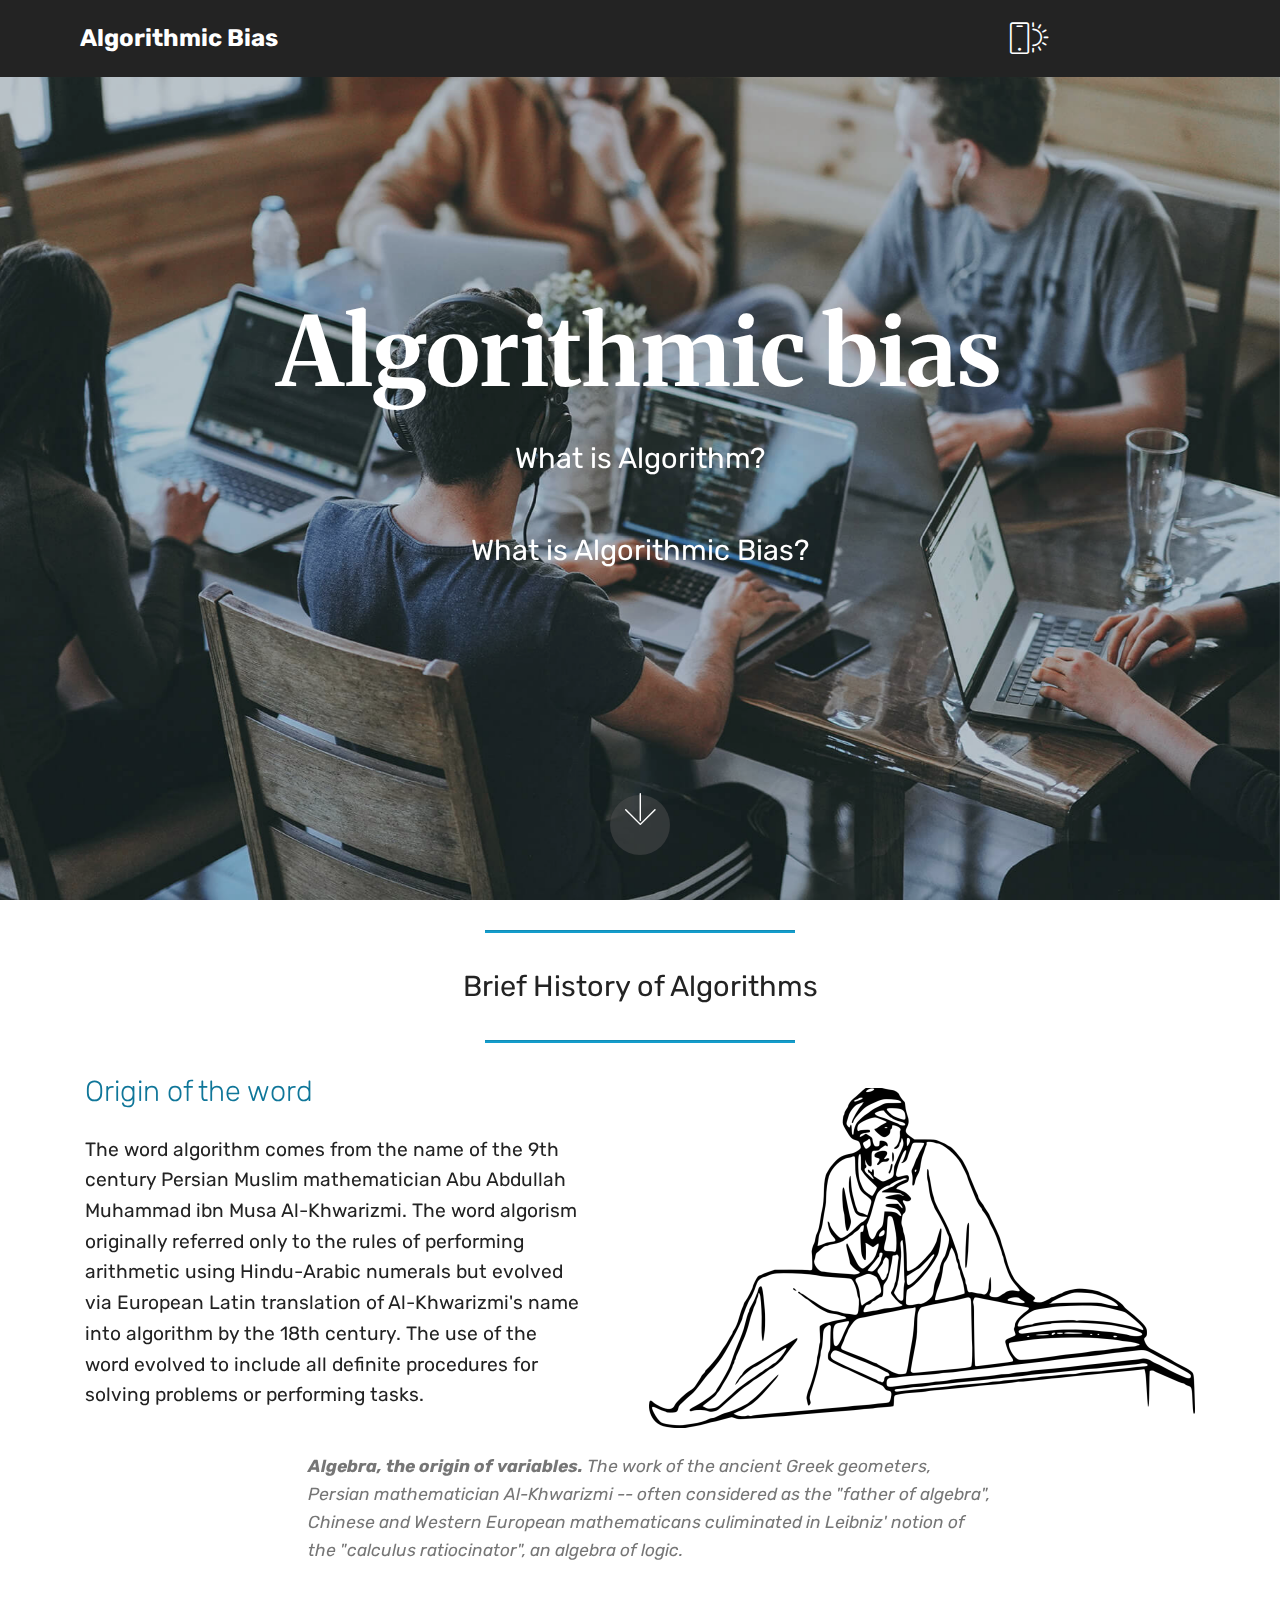
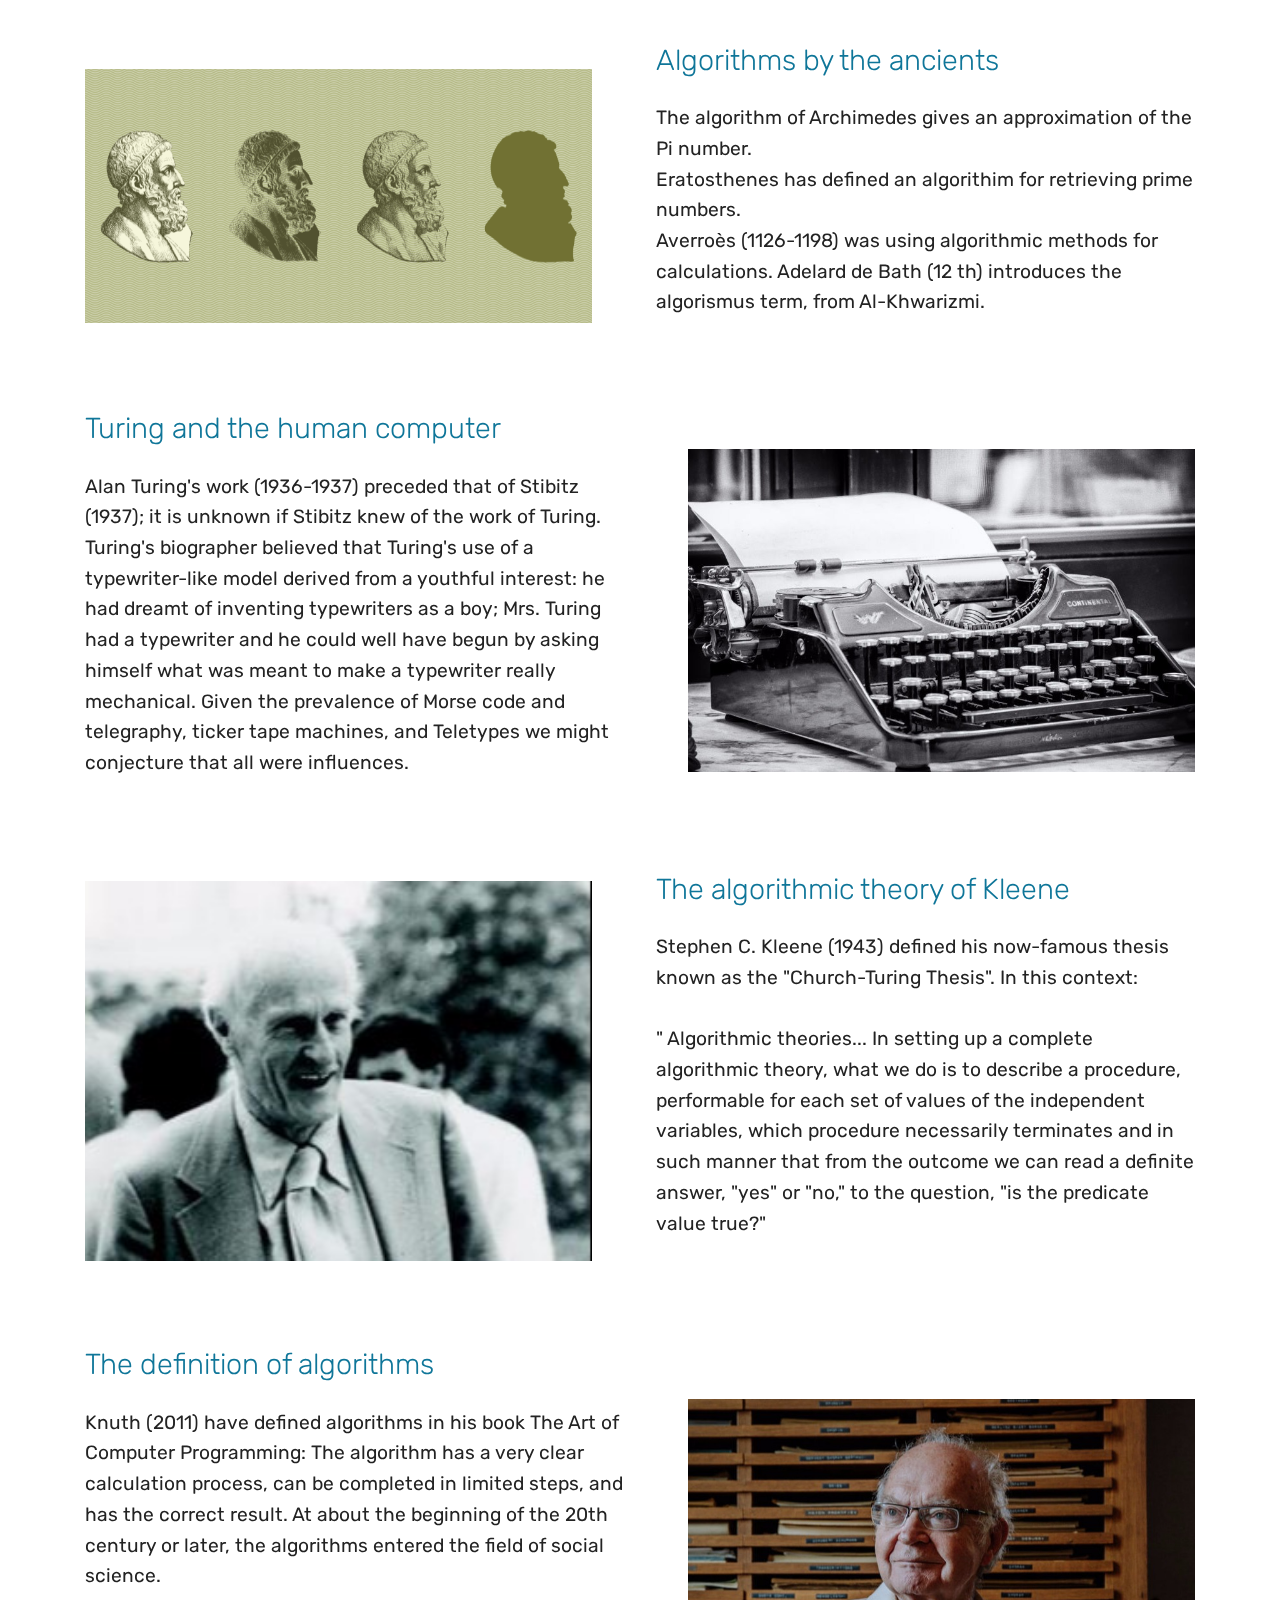
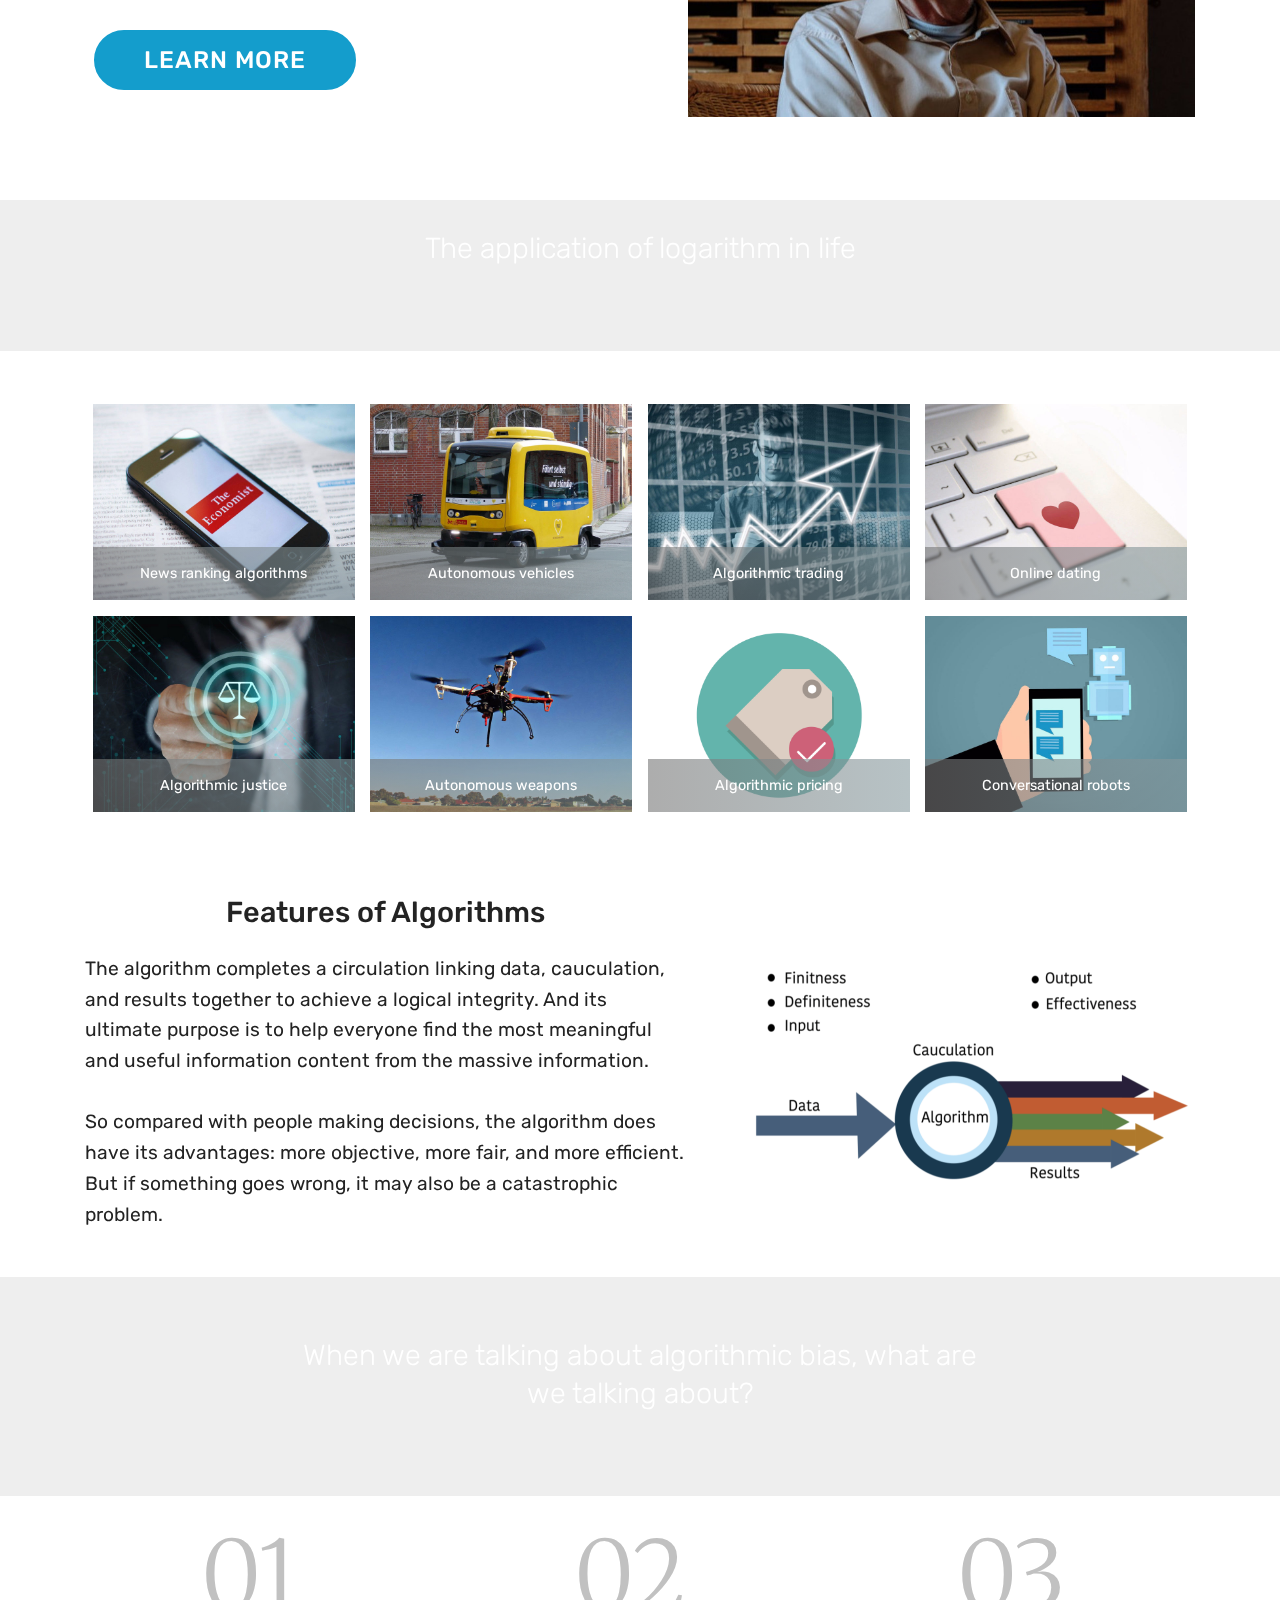
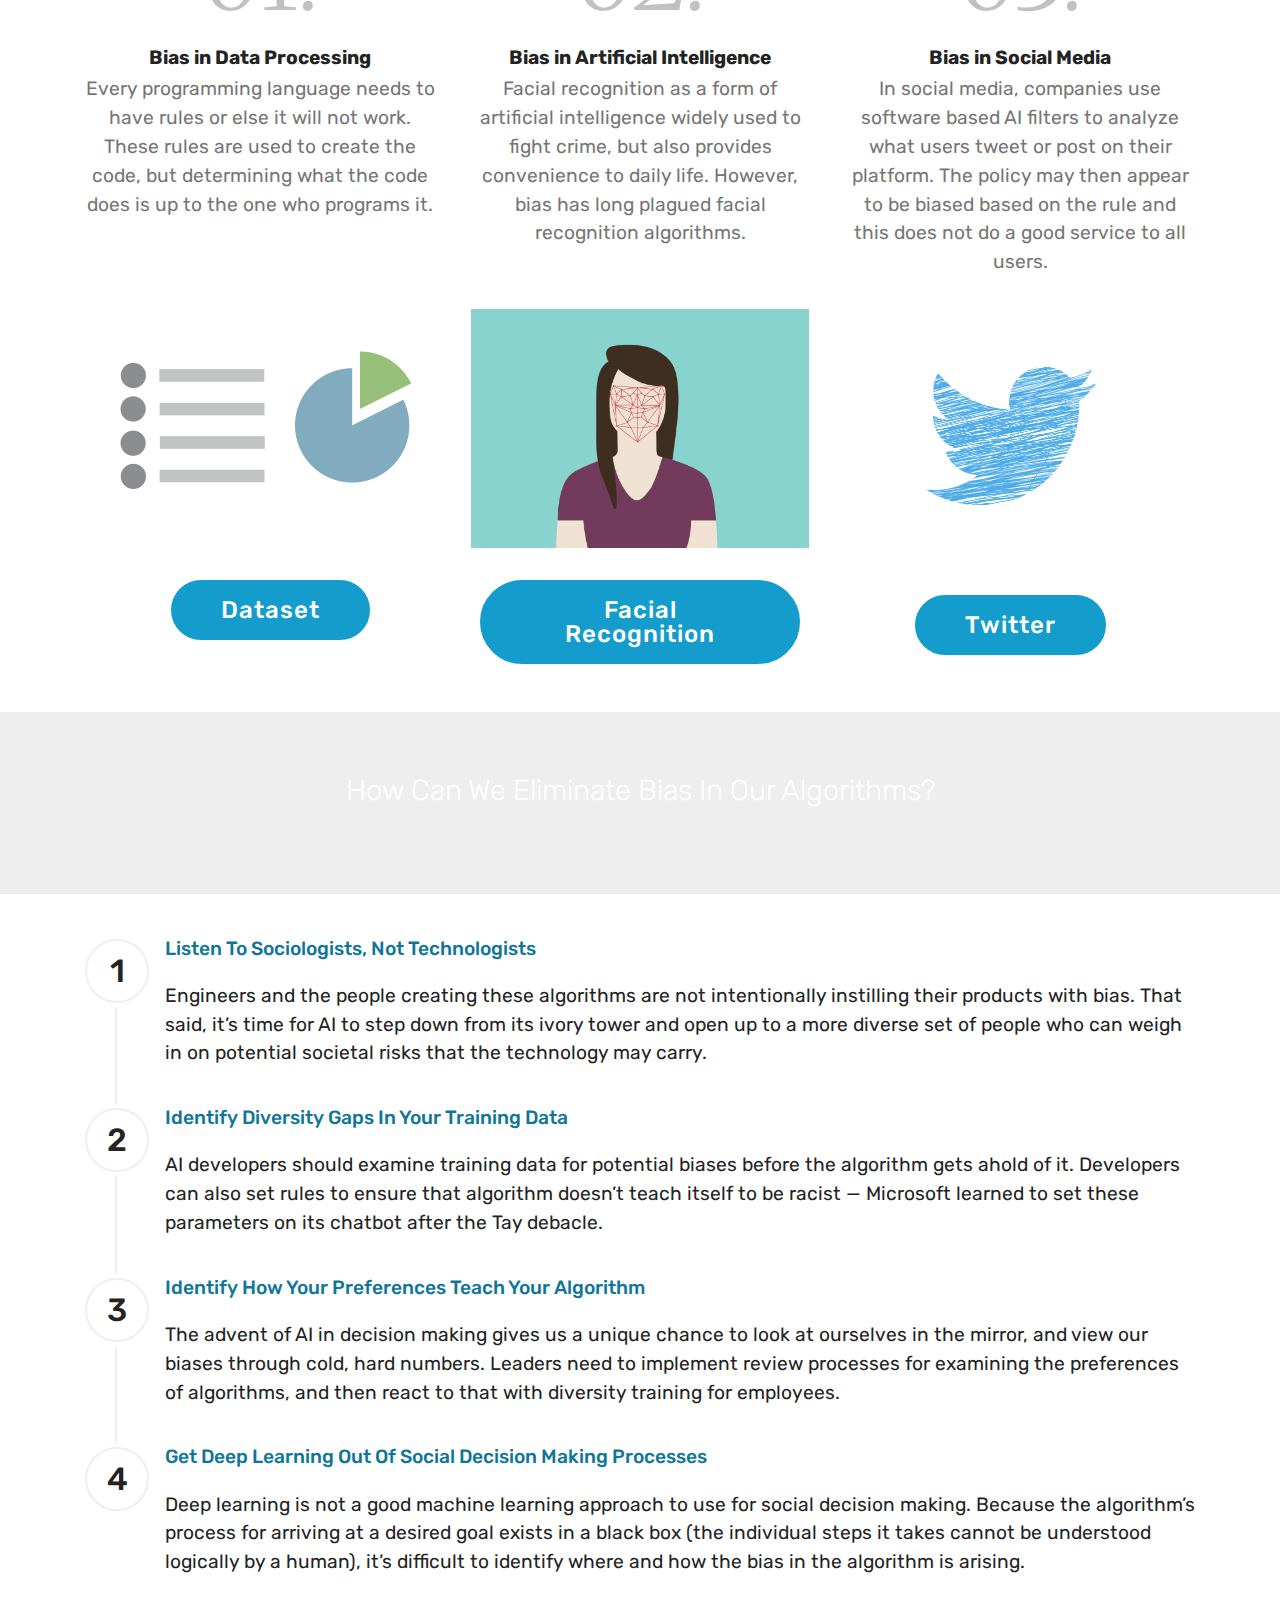
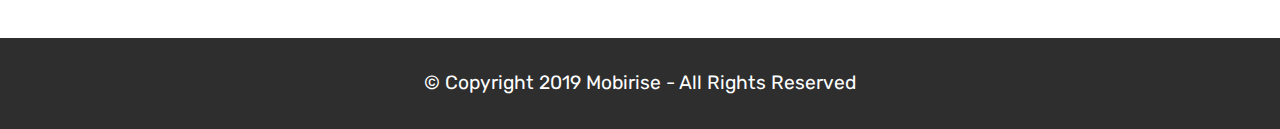
<file: index.html>
<!DOCTYPE html>
<html  >
<head>
  <!-- Site made with Mobirise Website Builder v4.12.2, https://mobirise.com -->
  <meta charset="UTF-8">
  <meta http-equiv="X-UA-Compatible" content="IE=edge">
  <meta name="generator" content="Mobirise v4.12.2, mobirise.com">
  <meta name="viewport" content="width=device-width, initial-scale=1, minimum-scale=1">
  <link rel="shortcut icon" href="assets/images/logo2.png" type="image/x-icon">
  <meta name="description" content="">
  
  <title>Home</title>
  <link rel="stylesheet" href="assets/web/assets/mobirise-icons/mobirise-icons.css">
  <link rel="stylesheet" href="assets/bootstrap/css/bootstrap.min.css">
  <link rel="stylesheet" href="assets/bootstrap/css/bootstrap-grid.min.css">
  <link rel="stylesheet" href="assets/bootstrap/css/bootstrap-reboot.min.css">
  <link rel="stylesheet" href="assets/dropdown/css/style.css">
  <link rel="stylesheet" href="assets/tether/tether.min.css">
  <link rel="stylesheet" href="assets/theme/css/style.css">
  <link rel="stylesheet" href="assets/gallery/style.css">
  <link rel="preload" as="style" href="assets/mobirise/css/mbr-additional.css"><link rel="stylesheet" href="assets/mobirise/css/mbr-additional.css" type="text/css">
  
  
  
</head>
<body>
  <section class="menu cid-rS7aqlNZYL" once="menu" id="menu1-0">

    

    <nav class="navbar navbar-expand beta-menu navbar-dropdown align-items-center navbar-toggleable-sm">
        <button class="navbar-toggler navbar-toggler-right" type="button" data-toggle="collapse" data-target="#navbarSupportedContent" aria-controls="navbarSupportedContent" aria-expanded="false" aria-label="Toggle navigation">
            <div class="hamburger">
                <span></span>
                <span></span>
                <span></span>
                <span></span>
            </div>
        </button>
        <div class="menu-logo">
            <div class="navbar-brand">
                
                <span class="navbar-caption-wrap"><a class="navbar-caption text-white display-4" href="https://mobirise.co">
                        Algorithmic Bias</a></span>
            </div>
        </div>
        <div class="collapse navbar-collapse" id="navbarSupportedContent">
            <ul class="navbar-nav nav-dropdown nav-right" data-app-modern-menu="true"><li class="nav-item">
                    <a class="nav-link link text-white display-4" href="https://mobirise.co"><span class="mbri-mobirise mbr-iconfont mbr-iconfont-btn"></span>
                        &nbsp; &nbsp; &nbsp; &nbsp; &nbsp; &nbsp; &nbsp; &nbsp; &nbsp; &nbsp; &nbsp;</a>
                </li></ul>
            
        </div>
    </nav>
</section>

<section class="engine"><a href="https://mobirise.info/v">html templates</a></section><section class="cid-rXXqzek2R6 mbr-fullscreen mbr-parallax-background" id="header2-25">

    

    <div class="mbr-overlay" style="opacity: 0.1; background-color: rgb(85, 180, 212);"></div>

    <div class="container align-center">
        <div class="row justify-content-md-center">
            <div class="mbr-white col-md-10">
                <h1 class="mbr-section-title mbr-bold pb-3 mbr-fonts-style display-1">Algorithmic bias</h1>
                
                <p class="mbr-text pb-3 mbr-fonts-style display-5">What is Algorithm?<br><br>What is Algorithmic Bias?</p>
                
            </div>
        </div>
    </div>
    <div class="mbr-arrow hidden-sm-down" aria-hidden="true">
        <a href="#next">
            <i class="mbri-down mbr-iconfont"></i>
        </a>
    </div>
</section>

<section class="mbr-section article content9 cid-rZWnllP16F" id="content9-33">
    
     

    <div class="container">
        <div class="inner-container" style="width: 100%;">
            <hr class="line" style="width: 28%;">
            <div class="section-text align-center mbr-fonts-style display-5">Brief History of Algorithms</div>
            <hr class="line" style="width: 28%;">
        </div>
        </div>
</section>

<section class="header3 cid-rXLkB13z1n" id="header3-1a">

    

    

    <div class="container">
        <div class="media-container-row">
            <div class="mbr-figure" style="width: 115%;">
                <img src="assets/images/al-khwarizmi-1105194-1092x686.png" alt="Mobirise" title="">
            </div>

            <div class="media-content">
                
                <h3 class="mbr-section-subtitle align-left mbr-white mbr-light pb-3 mbr-fonts-style display-5">Origin of the word</h3>
                <div class="mbr-section-text mbr-white pb-3 ">
                    <p class="mbr-text mbr-fonts-style display-7">The word algorithm comes from the name of the 9th century Persian Muslim mathematician Abu Abdullah Muhammad ibn Musa Al-Khwarizmi. The word algorism originally referred only to the rules of performing arithmetic using Hindu-Arabic numerals but evolved via European Latin translation of Al-Khwarizmi's name into algorithm by the 18th century. The use of the word evolved to include all definite procedures for solving problems or performing tasks.</p>
                </div>
                
            </div>
        </div>
    </div>

</section>

<section class="mbr-section article content1 cid-rZWrfI7tIY" id="content2-35">

     

    <div class="container">
        <div class="media-container-row">
            <div class="mbr-text col-12 col-md-8 mbr-fonts-style display-7">
                <blockquote><strong>Algebra, the origin of variables. </strong>The work of the ancient Greek geometers, Persian mathematician Al-Khwarizmi -- often considered as the "father of algebra", Chinese and Western European mathematicans culiminated in Leibniz' notion of the "calculus ratiocinator", an algebra of logic.</blockquote>
            </div>
        </div>
    </div>
</section>

<section class="header3 cid-rZWmGzfoii" id="header3-31">

    

    

    <div class="container">
        <div class="media-container-row">
            <div class="mbr-figure" style="width: 100%;">
                <img src="assets/images/archimedes-1275888-1014x507.png" alt="Mobirise" title="">
            </div>

            <div class="media-content">
                
                <h3 class="mbr-section-subtitle align-left mbr-white mbr-light pb-3 mbr-fonts-style display-5">Algorithms by the ancients</h3>
                <div class="mbr-section-text mbr-white pb-3 ">
                    <p class="mbr-text mbr-fonts-style display-7">The algorithm of Archimedes gives an approximation of the Pi number. <br>Eratosthenes has defined an algorithim for retrieving prime numbers. <br>Averroès (1126-1198) was using algorithmic methods for calculations. Adelard de Bath (12 th) introduces the algorismus term, from Al-Khwarizmi.</p>
                </div>
                
            </div>
        </div>
    </div>

</section>

<section class="header3 cid-rZWD4bOVZI" id="header3-3h">

    

    

    <div class="container">
        <div class="media-container-row">
            <div class="mbr-figure" style="width: 100%;">
                <img src="assets/images/mbr-1014x646.jpeg" alt="Mobirise" title="">
            </div>

            <div class="media-content">
                
                <h3 class="mbr-section-subtitle align-left mbr-white mbr-light pb-3 mbr-fonts-style display-5">Turing and the human computer</h3>
                <div class="mbr-section-text mbr-white pb-3 ">
                    <p class="mbr-text mbr-fonts-style display-7">Alan Turing's work (1936-1937) preceded that of Stibitz (1937); it is unknown if Stibitz knew of the work of Turing. Turing's biographer believed that Turing's use of a typewriter-like model derived from a youthful interest: he had dreamt of inventing typewriters as a boy; Mrs. Turing had a typewriter and he could well have begun by asking himself what was meant to make a typewriter really mechanical. Given the prevalence of Morse code and telegraphy, ticker tape machines, and Teletypes we might conjecture that all were influences.</p>
                </div>
                
            </div>
        </div>
    </div>

</section>

<section class="header3 cid-rZWEdKK8r4" id="header3-3j">

    

    

    <div class="container">
        <div class="media-container-row">
            <div class="mbr-figure" style="width: 100%;">
                <img src="assets/images/kleene-s.c.-281x400.jpeg" alt="Mobirise" title="">
            </div>

            <div class="media-content">
                
                <h3 class="mbr-section-subtitle align-left mbr-white mbr-light pb-3 mbr-fonts-style display-5">The algorithmic theory of Kleene</h3>
                <div class="mbr-section-text mbr-white pb-3 ">
                    <p class="mbr-text mbr-fonts-style display-7">Stephen C. Kleene (1943) defined his now-famous thesis known as the "Church-Turing Thesis". In this context:<br><br>" Algorithmic theories... In setting up a complete algorithmic theory, what we do is to describe a procedure, performable for each set of values of the independent variables, which procedure necessarily terminates and in such manner that from the outcome we can read a definite answer, "yes" or "no," to the question, "is the predicate value true?"</p>
                </div>
                
            </div>
        </div>
    </div>

</section>

<section class="header3 cid-s0kj3fWDJk" id="header3-4l">

    

    

    <div class="container">
        <div class="media-container-row">
            <div class="mbr-figure" style="width: 100%;">
                <img src="assets/images/18sci-knuth1-facebookjumbo-4-1014x531.jpeg" alt="Mobirise" title="">
            </div>

            <div class="media-content">
                
                <h3 class="mbr-section-subtitle align-left mbr-white mbr-light pb-3 mbr-fonts-style display-5">The definition of algorithms</h3>
                <div class="mbr-section-text mbr-white pb-3 ">
                    <p class="mbr-text mbr-fonts-style display-7">
                        Knuth (2011) have defined algorithms in his book The Art of Computer Programming: The algorithm has a very clear calculation process, can be completed in limited steps, and has the correct result. At about the beginning of the 20th century or later, the algorithms entered the field of social science.
                    </p>
                </div>
                <div class="mbr-section-btn"><a class="btn btn-md btn-warning display-4" href="http://cs-exhibitions.uni-klu.ac.at/index.php?id=193">LEARN MORE</a>
                    <a class="btn btn-md btn-white-outline display-4" href="https://mobirise.co">LIVE DEMO</a></div>
            </div>
        </div>
    </div>

</section>

<section class="mbr-section content5 cid-rYBYy7ceqx mbr-parallax-background" id="content5-2w">

    

    

    <div class="container">
        <div class="media-container-row">
            <div class="title col-12 col-md-8">
                
                <h3 class="mbr-section-subtitle align-center mbr-light mbr-white pb-3 mbr-fonts-style display-5">
                    The application of logarithm in life</h3>
                
                
            </div>
        </div>
    </div>
</section>

<section class="mbr-gallery mbr-slider-carousel cid-rYBKfylxJk" id="gallery1-2u">

    

    <div class="container">
        <div><!-- Filter --><!-- Gallery --><div class="mbr-gallery-row"><div class="mbr-gallery-layout-default"><div><div><div class="mbr-gallery-item mbr-gallery-item--p1" data-video-url="false" data-tags="酷毙"><div href="#lb-gallery1-2u" data-slide-to="0" data-toggle="modal"><img src="assets/images/mbr-3-1920x1280-800x600.jpeg" alt="" title=""><span class="icon-focus"></span><span class="mbr-gallery-title mbr-fonts-style display-7">News ranking algorithms</span></div></div><div class="mbr-gallery-item mbr-gallery-item--p1" data-video-url="false" data-tags="响应式"><div href="#lb-gallery1-2u" data-slide-to="1" data-toggle="modal"><img src="assets/images/mbr-4-1920x1344-800x600.jpeg" alt="" title=""><span class="icon-focus"></span><span class="mbr-gallery-title mbr-fonts-style display-7">Autonomous vehicles</span></div></div><div class="mbr-gallery-item mbr-gallery-item--p1" data-video-url="false" data-tags="创意"><div href="#lb-gallery1-2u" data-slide-to="2" data-toggle="modal"><img src="assets/images/mbr-1920x1357-800x600.jpeg" alt="" title=""><span class="icon-focus"></span><span class="mbr-gallery-title mbr-fonts-style display-7">Algorithmic trading</span></div></div><div class="mbr-gallery-item mbr-gallery-item--p1" data-video-url="false" data-tags="动画"><div href="#lb-gallery1-2u" data-slide-to="3" data-toggle="modal"><img src="assets/images/mbr-1920x1276-800x600.jpeg" alt="" title=""><span class="icon-focus"></span><span class="mbr-gallery-title mbr-fonts-style display-7">Online dating</span></div></div><div class="mbr-gallery-item mbr-gallery-item--p1" data-video-url="false" data-tags="酷毙"><div href="#lb-gallery1-2u" data-slide-to="4" data-toggle="modal"><img src="assets/images/mbr-2-1920x1280-800x600.jpeg" alt="" title=""><span class="icon-focus"></span><span class="mbr-gallery-title mbr-fonts-style display-7">Algorithmic justice</span></div></div><div class="mbr-gallery-item mbr-gallery-item--p1" data-video-url="false" data-tags="酷毙"><div href="#lb-gallery1-2u" data-slide-to="5" data-toggle="modal"><img src="assets/images/mbr-1920x1440-800x600.jpeg" alt="" title=""><span class="icon-focus"></span><span class="mbr-gallery-title mbr-fonts-style display-7">Autonomous weapons</span></div></div><div class="mbr-gallery-item mbr-gallery-item--p1" data-video-url="false" data-tags="响应式"><div href="#lb-gallery1-2u" data-slide-to="6" data-toggle="modal"><img src="assets/images/mbr-1-1920x1920-800x600.png" alt="" title=""><span class="icon-focus"></span><span class="mbr-gallery-title mbr-fonts-style display-7">Algorithmic pricing</span></div></div><div class="mbr-gallery-item mbr-gallery-item--p1" data-video-url="false" data-tags="动画"><div href="#lb-gallery1-2u" data-slide-to="7" data-toggle="modal"><img src="assets/images/mbr-1920x1660-800x600.jpeg" alt="" title=""><span class="icon-focus"></span><span class="mbr-gallery-title mbr-fonts-style display-7">Conversational robots</span></div></div></div></div><div class="clearfix"></div></div></div><!-- Lightbox --><div data-app-prevent-settings="" class="mbr-slider modal fade carousel slide" tabindex="-1" data-keyboard="true" data-interval="false" id="lb-gallery1-2u"><div class="modal-dialog"><div class="modal-content"><div class="modal-body"><div class="carousel-inner"><div class="carousel-item active"><img src="assets/images/mbr-3-1920x1280.jpeg" alt="" title=""></div><div class="carousel-item"><img src="assets/images/mbr-4-1920x1344.jpeg" alt="" title=""></div><div class="carousel-item"><img src="assets/images/mbr-1920x1357.jpeg" alt="" title=""></div><div class="carousel-item"><img src="assets/images/mbr-1920x1276.jpeg" alt="" title=""></div><div class="carousel-item"><img src="assets/images/mbr-2-1920x1280.jpeg" alt="" title=""></div><div class="carousel-item"><img src="assets/images/mbr-1920x1440.jpeg" alt="" title=""></div><div class="carousel-item"><img src="assets/images/mbr-1-1920x1920.png" alt="" title=""></div><div class="carousel-item"><img src="assets/images/mbr-1920x1660.jpeg" alt="" title=""></div></div><a class="carousel-control carousel-control-prev" role="button" data-slide="prev" href="#lb-gallery1-2u"><span class="mbri-left mbr-iconfont" aria-hidden="true"></span><span class="sr-only">Previous</span></a><a class="carousel-control carousel-control-next" role="button" data-slide="next" href="#lb-gallery1-2u"><span class="mbri-right mbr-iconfont" aria-hidden="true"></span><span class="sr-only">Next</span></a><a class="close" href="#" role="button" data-dismiss="modal"><span class="sr-only">Close</span></a></div></div></div></div></div>
    </div>

</section>

<section class="header3 cid-rXLu5pZwSC" id="header3-1e">

    

    

    <div class="container">
        <div class="media-container-row">
            <div class="mbr-figure" style="width: 80%;">
                <img src="assets/images/pic-1-1014x717.png" alt="Mobirise" title="">
            </div>

            <div class="media-content">
                <h1 class="mbr-section-title mbr-white pb-3 mbr-fonts-style display-5">Features of Algorithms</h1>
                
                <div class="mbr-section-text mbr-white pb-3 ">
                    <p class="mbr-text mbr-fonts-style display-7">The algorithm completes a circulation linking data, cauculation, and results together to achieve a logical integrity. And its ultimate purpose is to help everyone find the most meaningful and useful information content from the massive information.<br><br>So compared with people making decisions, the algorithm does have its advantages: more objective, more fair, and more efficient. But if something goes wrong, it may also be a catastrophic problem.</p>
                </div>
                
            </div>
        </div>
    </div>

</section>

<section class="mbr-section content5 cid-rXLK97gHnF mbr-parallax-background" id="content5-1j">

    

    

    <div class="container">
        <div class="media-container-row">
            <div class="title col-12 col-md-8">
                
                <h3 class="mbr-section-subtitle align-center mbr-light mbr-white pb-3 mbr-fonts-style display-5">When we are talking about algorithmic bias, what are we talking about?</h3>
                
                
            </div>
        </div>
    </div>
</section>

<section class="counters6 counters cid-rXLKKz4B5n" id="counters6-1l">

    

    

    <div class="container pt-4 mt-2">
        
        
        <div class="row justify-content-center">
                <div class="cards-container">
                    <div class="card col-12 col-md-6 col-lg-4 pb-md-4">
                        <div class="panel-item align-center">
                            <div class="card-img pb-3">
                                <h3 class="img-text mbr-fonts-style display-1">01.</h3>
                            </div>
                            <div class="card-text">
                                <h4 class="mbr-content-title mbr-bold mbr-fonts-style display-7">Bias in Data Processing</h4>
                                <p class="mbr-content-text mbr-fonts-style display-7">
                                    Every programming language needs to have rules or else it will not work. These rules are used to create the code, but determining what the code does is up to the one who programs it.</p>
                            </div>
                        </div>
                    </div>
                    <div class="card col-12 col-md-6 col-lg-4 pb-md-4">
                        <div class="panel-item align-center">
                            <div class="card-img pb-3">
                                <h3 class="img-text mbr-fonts-style display-1">02.</h3>
                            </div>
                            <div class="card-text">
                                <h4 class="mbr-content-title mbr-bold mbr-fonts-style display-7">Bias in Artificial Intelligence</h4>
                                <p class="mbr-content-text mbr-fonts-style display-7">
                                    Facial recognition as a form of artificial intelligence widely used to fight crime, but also provides convenience to daily life. However, bias has long plagued facial recognition algorithms. 
                                </p>
                            </div>
                        </div>
                    </div>
                    <div class="card col-12 col-md-6 col-lg-4 last-child">
                        <div class="panel-item align-center">
                            <div class="card-img pb-3">
                                <h3 class="img-text mbr-fonts-style display-1">03.</h3>
                            </div>
                            <div class="card-text">
                                <h4 class="mbr-content-title mbr-bold mbr-fonts-style display-7">Bias in Social Media</h4>
                                <p class="mbr-content-text mbr-fonts-style display-7">
                                         In social media, companies use software based AI filters to analyze what users tweet or post on their platform.&nbsp;The policy may then appear to be biased based on the rule and this does not do a good service to all users. </p>
                            </div>
                        </div>
                    </div>
                    
                </div>
            </div>
    </div>
</section>

<section class="features3 cid-rS7aV2tiga" id="features3-3">

    

    
    <div class="container">
        <div class="media-container-row">
            <div class="card p-3 col-12 col-md-6 col-lg-4">
                <div class="card-wrapper">
                    <div class="card-img">
                        <img src="assets/images/dp-1-676x478.png" alt="Mobirise" title="">
                    </div>
                    <div class="card-box">
                        
                        
                    </div>
                    <div class="mbr-section-btn text-center"><a href="page2.html" class="btn btn-warning display-4">Dataset</a></div>
                </div>
            </div>

            <div class="card p-3 col-12 col-md-6 col-lg-4">
                <div class="card-wrapper">
                    <div class="card-img">
                        <img src="assets/images/605-2-676x478.png" alt="Mobirise" title="">
                    </div>
                    <div class="card-box">
                        
                        
                    </div>
                    <div class="mbr-section-btn text-center"><a href="Facial Recognition.html" class="btn btn-warning display-4">
                            Facial Recognition</a></div>
                </div>
            </div>

            <div class="card p-3 col-12 col-md-6 col-lg-4">
                <div class="card-wrapper">
                    <div class="card-img">
                        <img src="assets/images/mbr-2-676x676.png" alt="Mobirise" title="">
                    </div>
                    <div class="card-box">
                        
                        
                    </div>
                    <div class="mbr-section-btn text-center"><a href="page3.html" class="btn btn-warning display-4">Twitter</a></div>
                </div>
            </div>

            
        </div>
    </div>
</section>

<section class="mbr-section content5 cid-rYqP7UM786 mbr-parallax-background" id="content5-2c">

    

    

    <div class="container">
        <div class="media-container-row">
            <div class="title col-12 col-md-8">
                
                <h3 class="mbr-section-subtitle align-center mbr-light mbr-white pb-3 mbr-fonts-style display-5">How Can We Eliminate Bias In Our Algorithms?</h3>
                
                
            </div>
        </div>
    </div>
</section>

<section class="step1 cid-s01QIE8MUZ" id="step1-3n">

    

    
    
    <div class="container">
        
        
        <div class="step-container">
            <div class="card separline pb-4">
                <div class="step-element d-flex">
                    <div class="step-wrapper pr-3">
                        <h3 class="step d-flex align-items-center justify-content-center">
                            1
                        </h3>
                    </div>          
                    <div class="step-text-content">
                        <h4 class="mbr-step-title pb-3 mbr-fonts-style display-7">Listen To Sociologists, Not Technologists</h4>
                        <p class="mbr-step-text mbr-fonts-style display-7">Engineers and the people creating these algorithms are not intentionally instilling their products with bias. That said, it’s time for AI to step down from its ivory tower and open up to a more diverse set of people who can weigh in on potential societal risks that the technology may carry.</p>
                    </div>
                </div>
            </div>

            <div class="card separline pb-4">
                <div class="step-element d-flex">
                    <div class="step-wrapper pr-3">
                        <h3 class="step d-flex align-items-center justify-content-center">
                            2
                        </h3>
                    </div>          
                    <div class="step-text-content">
                        <h4 class="mbr-step-title pb-3 mbr-fonts-style display-7">Identify Diversity Gaps In Your Training Data</h4>
                        <p class="mbr-step-text mbr-fonts-style display-7">
                            AI developers should examine training data for potential biases before the algorithm gets ahold of it. Developers can also set rules to ensure that algorithm doesn’t teach itself to be racist — Microsoft learned to set these parameters on its chatbot after the Tay debacle.
                        </p>
                    </div>
                </div>
            </div>

            <div class="card separline pb-4">
                <div class="step-element d-flex">
                    <div class="step-wrapper pr-3">
                        <h3 class="step d-flex align-items-center justify-content-center">
                            3
                        </h3>
                    </div>          
                    <div class="step-text-content">
                        <h4 class="mbr-step-title pb-3 mbr-fonts-style display-7">Identify How Your Preferences Teach Your Algorithm</h4>
                        <p class="mbr-step-text mbr-fonts-style display-7">The advent of AI in decision making gives us a unique chance to look at ourselves in the mirror, and view our biases through cold, hard numbers. Leaders need to implement review processes for examining the preferences of algorithms, and then react to that with diversity training for employees.</p>
                    </div>
                </div>
            </div>

            <div class="card">
                <div class="step-element d-flex">
                    <div class="step-wrapper pr-3">
                        <h3 class="step d-flex align-items-center justify-content-center">
                            4
                        </h3>
                    </div>          
                    <div class="step-text-content">
                        <h4 class="mbr-step-title pb-3 mbr-fonts-style display-7">Get Deep Learning Out Of Social Decision Making Processes</h4>
                        <p class="mbr-step-text mbr-fonts-style display-7">
                            Deep learning is not a good machine learning approach to use for social decision making. Because the algorithm’s process for arriving at a desired goal exists in a black box (the individual steps it takes cannot be understood logically by a human), it’s difficult to identify where and how the bias in the algorithm is arising.
                        </p>
                    </div>
                </div>
            </div>
            
            
            
            
            
            
            
            
            
            
        </div>
    </div>
</section>

<section once="footers" class="cid-rYrlqI36so" id="footer6-2p">

    

    

    <div class="container">
        <div class="media-container-row align-center mbr-white">
            <div class="col-12">
                <p class="mbr-text mb-0 mbr-fonts-style display-7">
                    © Copyright 2019 Mobirise - All Rights Reserved
                </p>
            </div>
        </div>
    </div>
</section>


  <script src="assets/web/assets/jquery/jquery.min.js"></script>
  <script src="assets/popper/popper.min.js"></script>
  <script src="assets/bootstrap/js/bootstrap.min.js"></script>
  <script src="assets/masonry/masonry.pkgd.min.js"></script>
  <script src="assets/imagesloaded/imagesloaded.pkgd.min.js"></script>
  <script src="assets/smoothscroll/smooth-scroll.js"></script>
  <script src="assets/dropdown/js/nav-dropdown.js"></script>
  <script src="assets/dropdown/js/navbar-dropdown.js"></script>
  <script src="assets/touchswipe/jquery.touch-swipe.min.js"></script>
  <script src="assets/tether/tether.min.js"></script>
  <script src="assets/viewportchecker/jquery.viewportchecker.js"></script>
  <script src="assets/bootstrapcarouselswipe/bootstrap-carousel-swipe.js"></script>
  <script src="assets/vimeoplayer/jquery.mb.vimeo_player.js"></script>
  <script src="assets/parallax/jarallax.min.js"></script>
  <script src="assets/theme/js/script.js"></script>
  <script src="assets/gallery/player.min.js"></script>
  <script src="assets/gallery/script.js"></script>
  <script src="assets/slidervideo/script.js"></script>
  
  
</body>
</html>
</file>
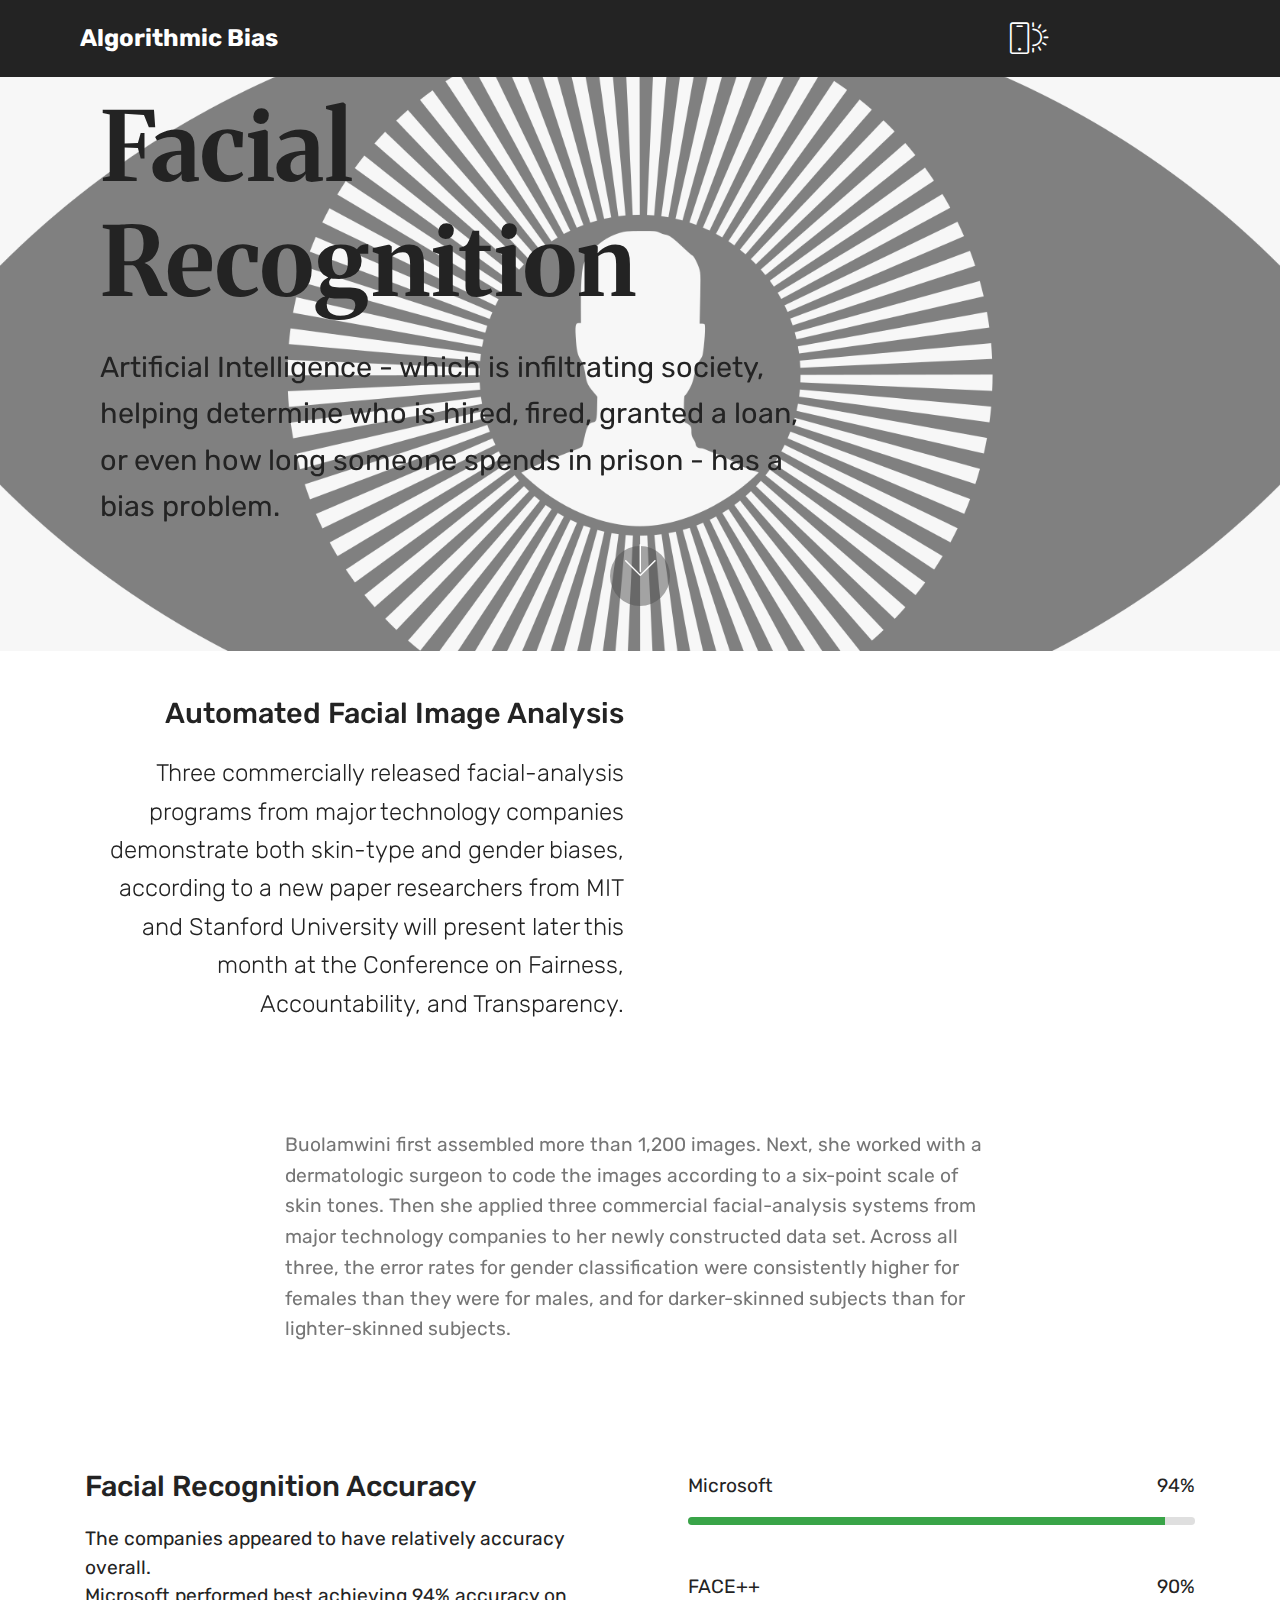
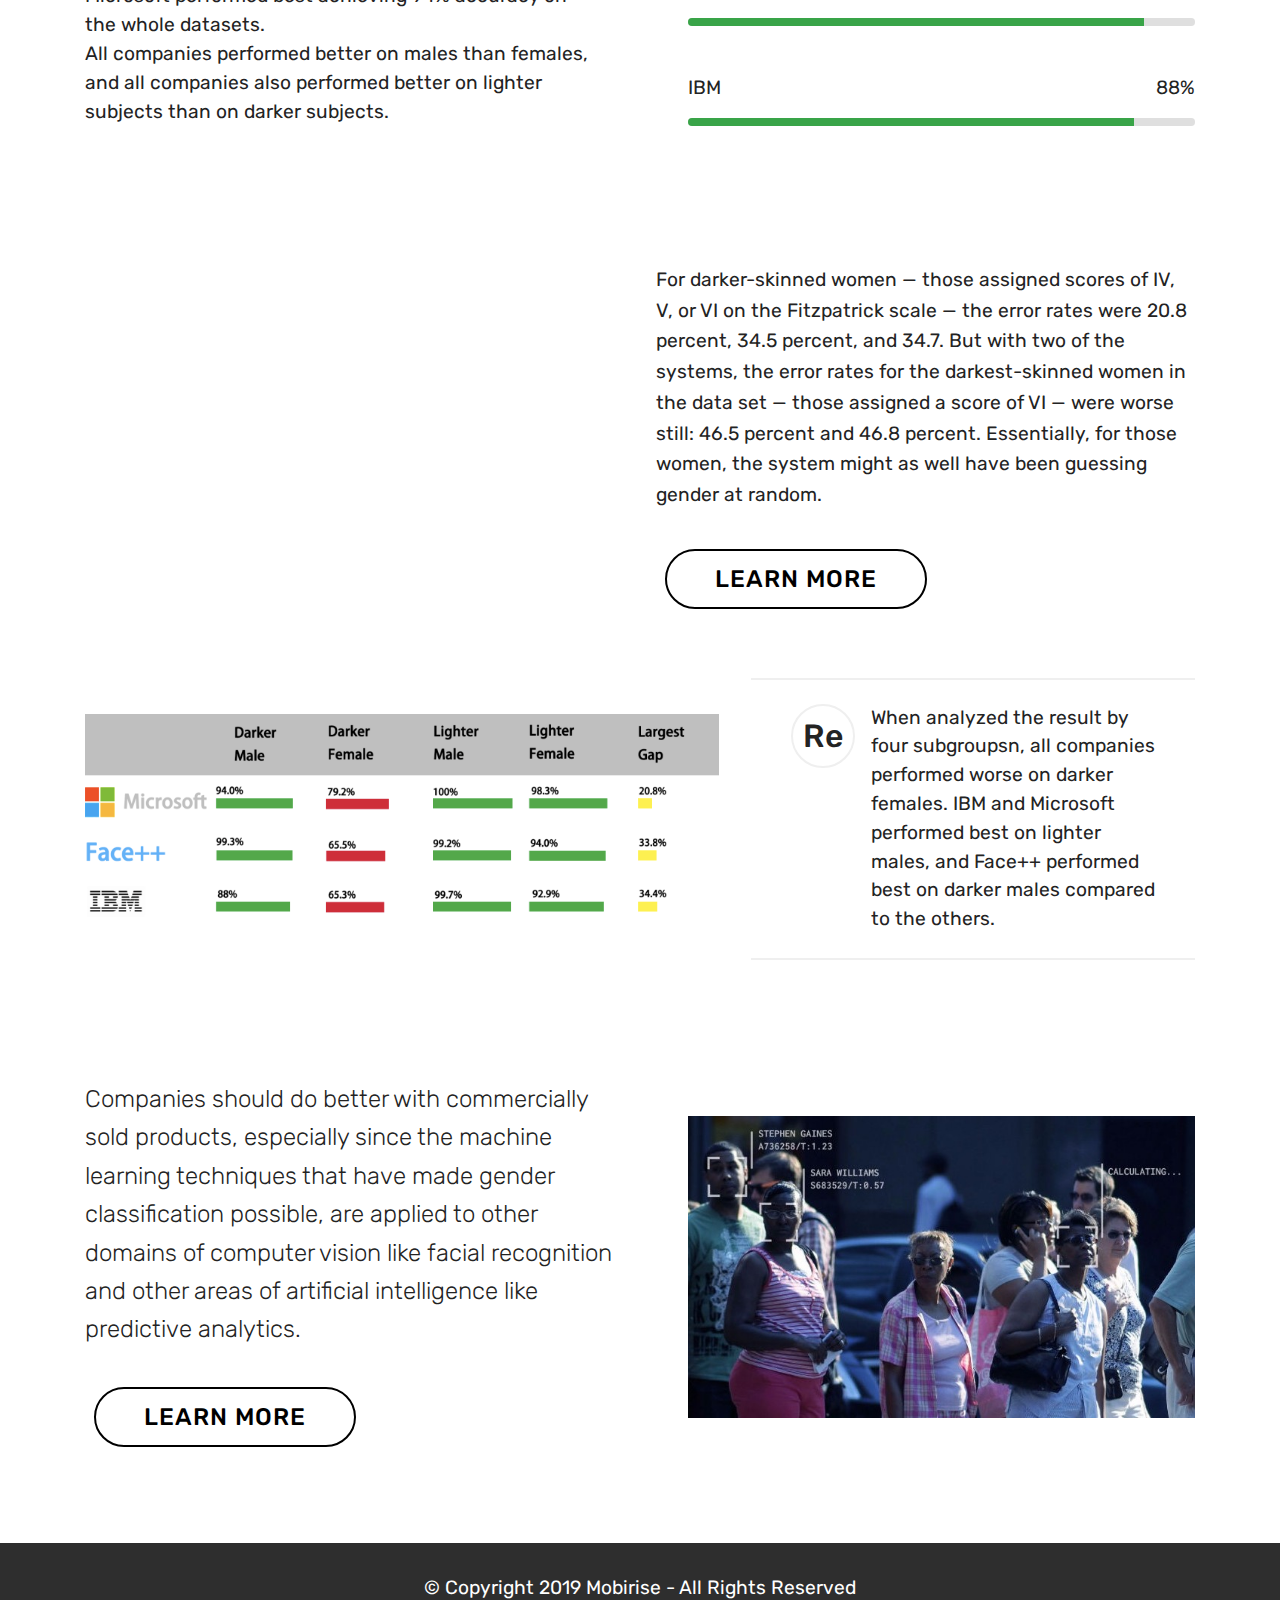
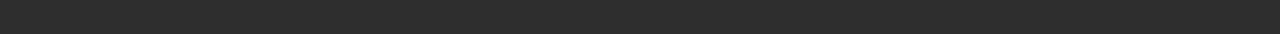
<file: Facial Recognition.html>
<!DOCTYPE html>
<html  >
<head>
  <!-- Site made with Mobirise Website Builder v4.12.2, https://mobirise.com -->
  <meta charset="UTF-8">
  <meta http-equiv="X-UA-Compatible" content="IE=edge">
  <meta name="generator" content="Mobirise v4.12.2, mobirise.com">
  <meta name="viewport" content="width=device-width, initial-scale=1, minimum-scale=1">
  <link rel="shortcut icon" href="assets/images/logo2.png" type="image/x-icon">
  <meta name="description" content="Website Builder Description">
  
  <title>Facial Recognition</title>
  <link rel="stylesheet" href="assets/web/assets/mobirise-icons/mobirise-icons.css">
  <link rel="stylesheet" href="assets/bootstrap/css/bootstrap.min.css">
  <link rel="stylesheet" href="assets/bootstrap/css/bootstrap-grid.min.css">
  <link rel="stylesheet" href="assets/bootstrap/css/bootstrap-reboot.min.css">
  <link rel="stylesheet" href="assets/tether/tether.min.css">
  <link rel="stylesheet" href="assets/dropdown/css/style.css">
  <link rel="stylesheet" href="assets/theme/css/style.css">
  <link rel="preload" as="style" href="assets/mobirise/css/mbr-additional.css"><link rel="stylesheet" href="assets/mobirise/css/mbr-additional.css" type="text/css">
  
  
  
</head>
<body>
  <section class="menu cid-rS7aqlNZYL" once="menu" id="menu1-7">

    

    <nav class="navbar navbar-expand beta-menu navbar-dropdown align-items-center navbar-toggleable-sm">
        <button class="navbar-toggler navbar-toggler-right" type="button" data-toggle="collapse" data-target="#navbarSupportedContent" aria-controls="navbarSupportedContent" aria-expanded="false" aria-label="Toggle navigation">
            <div class="hamburger">
                <span></span>
                <span></span>
                <span></span>
                <span></span>
            </div>
        </button>
        <div class="menu-logo">
            <div class="navbar-brand">
                
                <span class="navbar-caption-wrap"><a class="navbar-caption text-white display-4" href="https://mobirise.co">
                        Algorithmic Bias</a></span>
            </div>
        </div>
        <div class="collapse navbar-collapse" id="navbarSupportedContent">
            <ul class="navbar-nav nav-dropdown nav-right" data-app-modern-menu="true"><li class="nav-item">
                    <a class="nav-link link text-white display-4" href="https://mobirise.co"><span class="mbri-mobirise mbr-iconfont mbr-iconfont-btn"></span>
                        &nbsp; &nbsp; &nbsp; &nbsp; &nbsp; &nbsp; &nbsp; &nbsp; &nbsp; &nbsp; &nbsp;</a>
                </li></ul>
            
        </div>
    </nav>
</section>

<section class="engine"><a href="https://mobirise.info/h">how to create a web page</a></section><section class="header9 cid-rYqI4EyWcp mbr-parallax-background" id="header9-28">

    

    <div class="mbr-overlay" style="opacity: 0.5; background-color: rgb(255, 255, 255);">
    </div>

    <div class="container">
        <div class="media-container-column mbr-white col-lg-8 col-md-10">
            <h1 class="mbr-section-title align-left mbr-bold pb-3 mbr-fonts-style display-1">Facial Recognition</h1>
            
            <p class="mbr-text align-left pb-3 mbr-fonts-style display-5">Artificial Intelligence - which is infiltrating society, helping determine who is hired, fired, granted a loan, or even how long someone spends in prison - has a bias problem.</p>
            
        </div>
    </div>

    <div class="mbr-arrow hidden-sm-down" aria-hidden="true">
        <a href="#next">
            <i class="mbri-down mbr-iconfont"></i>
        </a>
    </div>
</section>

<section class="header7 cid-rYrfG7dpr9" id="header7-2m">

    

    

    <div class="container">
        <div class="media-container-row">

            <div class="media-content align-right">
                <h1 class="mbr-section-title mbr-white pb-3 mbr-fonts-style display-5">Automated Facial Image Analysis</h1>
                <div class="mbr-section-text mbr-white pb-3">
                    <p class="mbr-text mbr-fonts-style display-4">
                        Three commercially released facial-analysis programs from major technology companies demonstrate both skin-type and gender biases, according to a new paper researchers from MIT and Stanford University will present later this month at the Conference on Fairness, Accountability, and Transparency.
                    </p>
                </div>
                
            </div>

            <div class="mbr-figure" style="width: 100%;"><iframe class="mbr-embedded-video" src="https://www.youtube.com/embed/UG_X_7g63rY?rel=0&amp;amp;showinfo=0&amp;autoplay=0&amp;loop=0" width="1280" height="720" frameborder="0" allowfullscreen></iframe></div>

        </div>
    </div>
</section>

<section class="mbr-section article content1 cid-s0C9dY6RHp" id="content1-4r">
    
     

    <div class="container">
        <div class="media-container-row">
            <div class="mbr-text col-12 mbr-fonts-style display-7 col-md-8"><p>Buolamwini first assembled more than 1,200 images.&nbsp;<span style="font-size: 1.2rem;">Next, she worked w</span><span style="font-size: 1.2rem;">ith a dermatologic surgeon to code the images according to a six-point scale of skin tones.&nbsp;</span><span style="font-size: 1.2rem;">Then she applied three commercial facial-analysis systems from major technology companies to her newly constructed data set. Across all three, the error rates</span><span style="font-size: 1.2rem;"> for gender classification were consistently higher for females than they were for males, and for darker-skinned subjects than for lighter-skinned subjects</span><span style="font-size: 1.2rem;">.</span></p></div>
        </div>
    </div>
</section>

<section class="progress-bars2 cid-s0jqhWASAL" id="progress-bars2-42">
    
     

    

    <div class="container">
        

        

        <div class="row pt-5 mt-5">
            <div class="col-md-6 text-elements">
                <h4 class="section-content-title pb-3 align-left mbr-fonts-style display-5">Facial Recognition Accuracy</h4>
                <p class="section-content-text align-left mbr-fonts-style display-7">The companies appeared to have relatively accuracy overall.<br>Microsoft performed best achieving 94% accuracy on the whole datasets.<br>All companies performed better on males than females, and all companies also performed better on lighter subjects than on darker subjects.</p>
            </div>
            <div class="progress_elements col-md-6">
                <div class="progress1 pb-5">
                    <div class="title-wrap">
                        <div class="progressbar-title mbr-fonts-style display-7">
                            <p>Microsoft</p>
                        </div>
                        <div class="progress_value mbr-fonts-style display-7">
                            <div class="progressbar-number">
                            </div>
                            <span>%</span>
                        </div>
                    </div>
                    <progress class="progress progress-primary " max="100" value="94">
                    </progress>
                </div>
                 
                <div class="progress2 pb-5">
                    <div class="title-wrap">
                        <div class="progressbar-title mbr-fonts-style display-7">
                            <p>FACE++</p>
                        </div>
                    <div class="progress_value mbr-fonts-style display-7">
                        <div class="progressbar-number">
                        </div>
                        <span>%</span>
                    </div>
                    </div>
                    <progress class="progress progress-primary" max="100" value="90">
                    </progress>
                </div>
                
                <div class="progress3 pb-5">
                    <div class="title-wrap">
                        <div class="progressbar-title mbr-fonts-style display-7">
                            <p>
                                IBM</p>
                        </div>
                    <div class="progress_value mbr-fonts-style display-7">
                        <div class="progressbar-number">
                        </div>
                        <span>%</span>
                    </div>
                    </div>
                    <progress class="progress progress-primary" max="100" value="88">
                    </progress>
                </div>
                
                
            
                
            </div>
        </div>
    </div>
</section>

<section class="header7 cid-s0C0PuOP8s" id="header7-4m">

    

    

    <div class="container">
        <div class="media-container-row">

            <div class="media-content align-right">
                
                <div class="mbr-section-text mbr-white pb-3">
                    <p class="mbr-text mbr-fonts-style display-7"><br>For darker-skinned women — those assigned scores of IV, V, or VI on the Fitzpatrick scale — the error rates were 20.8 percent, 34.5 percent, and 34.7. But with two of the systems, the error rates for the darkest-skinned women in the data set — those assigned a score of VI — were worse still: 46.5 percent and 46.8 percent. Essentially, for those women, the system might as well have been guessing gender at random.</p>
                </div>
                <div class="mbr-section-btn"><a class="btn btn-md btn-info-outline display-4" href="https://www.youtube.com/watch?time_continue=208&v=TWWsW1w-BVo&feature=emb_title">LEARN MORE</a></div>
            </div>

            <div class="mbr-figure" style="width: 100%;"><iframe class="mbr-embedded-video" src="https://www.youtube.com/embed/okpxagukUeE?rel=0&amp;amp;showinfo=0&amp;autoplay=0&amp;loop=0" width="1280" height="720" frameborder="0" allowfullscreen></iframe></div>

        </div>
    </div>
</section>

<section class="counters4 counters cid-rYrhudfyUB" id="counters4-2n">

    

    

    <div class="container pt-4 mt-2">
        
        
        <div class="media-container-row">
            <div class="media-block m-auto" style="width: 60%;">
                <div class="mbr-figure">
                    <img src="assets/images/fr-1-1024x576.png" alt="" title="">
                </div>
            </div>
            <div class="cards-block">
                <div class="cards-container">
                    <div class="card px-3 align-left col-12">
                        <div class="panel-item p-4 d-flex align-items-start">
                            <div class="card-img pr-3">
                                <h3 class="img-text d-flex align-items-center justify-content-center">Re</h3>
                            </div>
                            <div class="card-text">
                                
                                <p class="mbr-content-text mbr-fonts-style display-7">When analyzed the result by four subgroupsn, all companies performed worse on darker females. IBM and Microsoft performed best on lighter males, and Face++ performed best on darker males compared to the others.</p>
                            </div>
                        </div>
                    </div>
                    
                    
                    
                </div>
            </div>
        </div>
    </div>
</section>

<section class="header3 cid-s0jteKPjIm" id="header3-43">

    

    

    <div class="container">
        <div class="media-container-row">
            <div class="mbr-figure" style="width: 100%;">
                <img src="assets/images/mainheaderimage-1-1014x456.jpeg" alt="Mobirise" title="">
            </div>

            <div class="media-content">
                
                
                <div class="mbr-section-text mbr-white pb-3 ">
                    <p class="mbr-text mbr-fonts-style display-4">
                        Companies should do better with commercially sold products, especially since the machine learning techniques that have made gender classification possible, are applied to other domains of computer vision like facial recognition and other areas of artificial intelligence like predictive analytics.</p>
                </div>
                <div class="mbr-section-btn"><a class="btn btn-md btn-info-outline display-4" href="https://www.perpetuallineup.org/#introduction">LEARN MORE</a></div>
            </div>
        </div>
    </div>

</section>

<section once="footers" class="cid-rYrlqI36so" id="footer6-2p">

    

    

    <div class="container">
        <div class="media-container-row align-center mbr-white">
            <div class="col-12">
                <p class="mbr-text mb-0 mbr-fonts-style display-7">
                    © Copyright 2019 Mobirise - All Rights Reserved
                </p>
            </div>
        </div>
    </div>
</section>


  <script src="assets/web/assets/jquery/jquery.min.js"></script>
  <script src="assets/popper/popper.min.js"></script>
  <script src="assets/bootstrap/js/bootstrap.min.js"></script>
  <script src="assets/tether/tether.min.js"></script>
  <script src="assets/dropdown/js/nav-dropdown.js"></script>
  <script src="assets/dropdown/js/navbar-dropdown.js"></script>
  <script src="assets/touchswipe/jquery.touch-swipe.min.js"></script>
  <script src="assets/parallax/jarallax.min.js"></script>
  <script src="assets/viewportchecker/jquery.viewportchecker.js"></script>
  <script src="assets/smoothscroll/smooth-scroll.js"></script>
  <script src="assets/theme/js/script.js"></script>
  
  
</body>
</html>
</file>
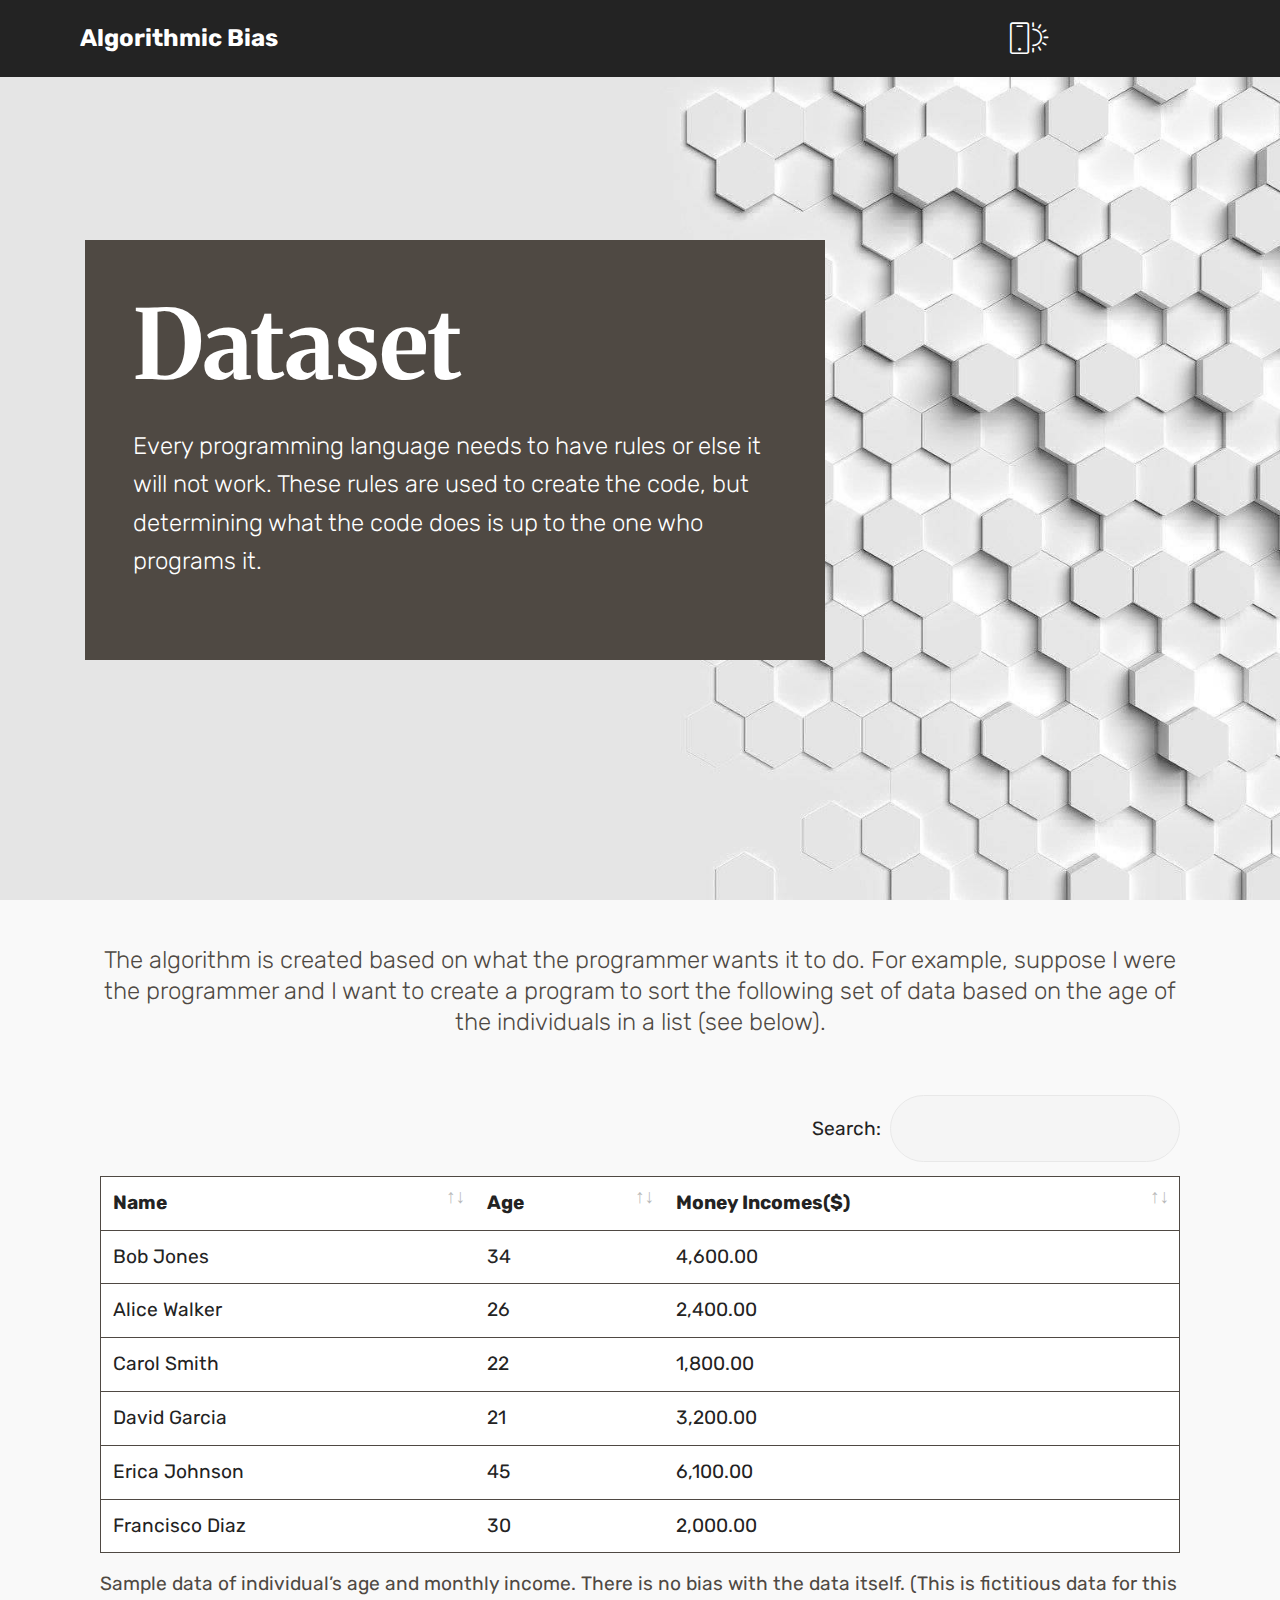
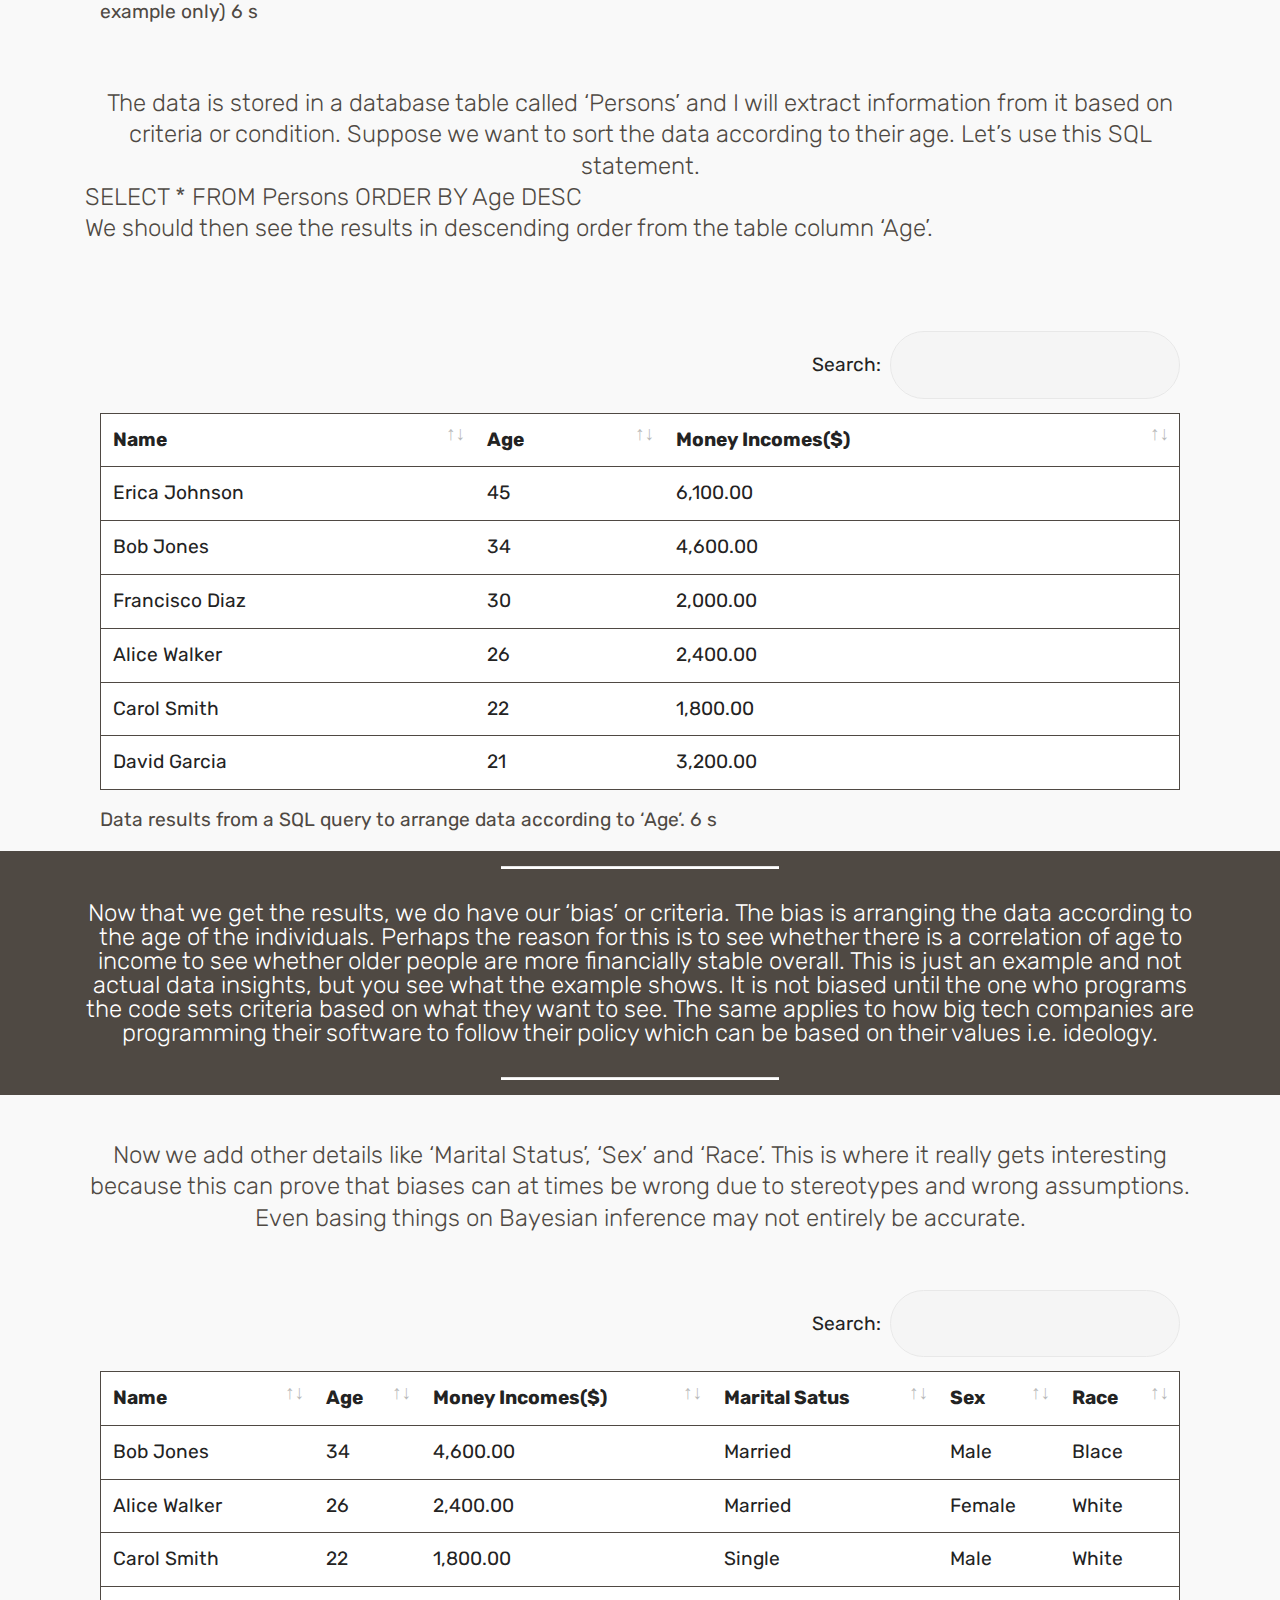
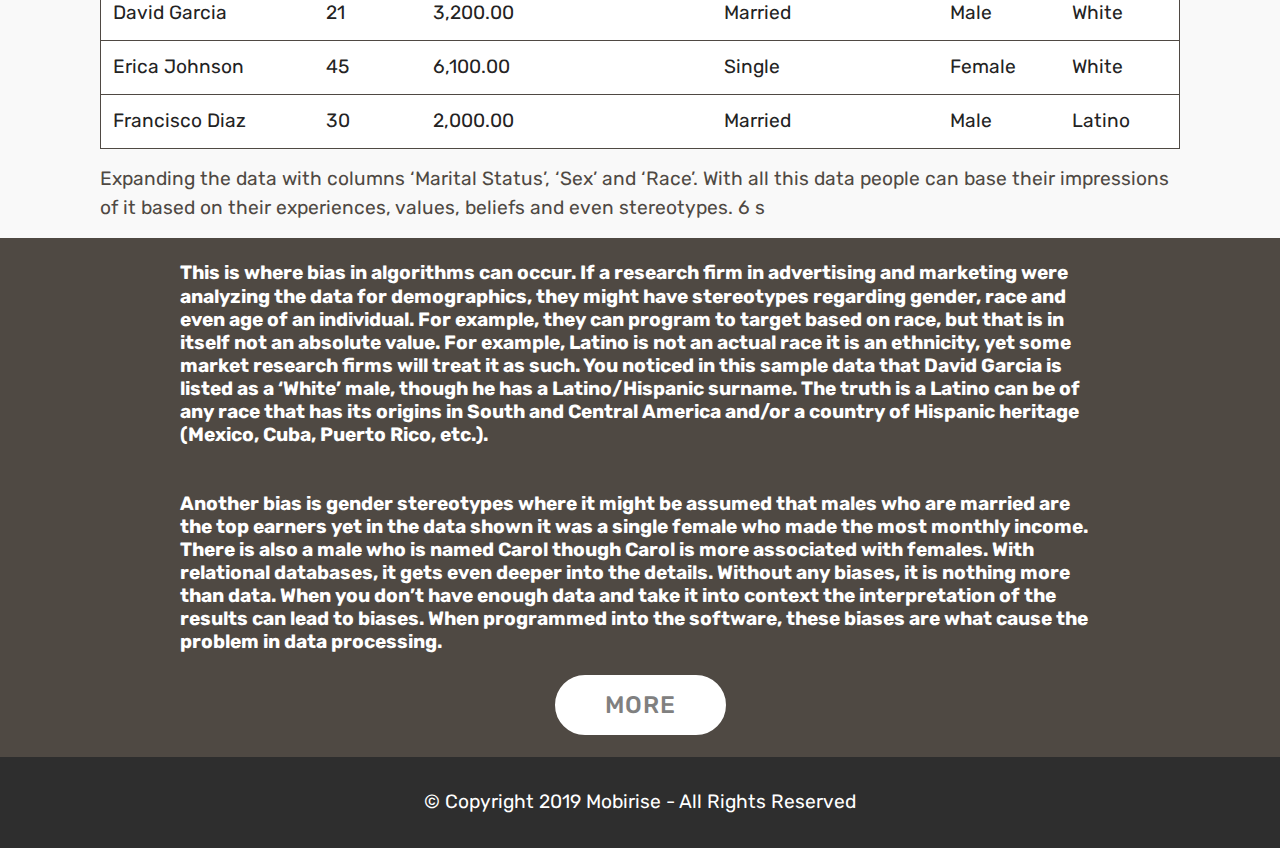
<file: page2.html>
<!DOCTYPE html>
<html  >
<head>
  <!-- Site made with Mobirise Website Builder v4.12.2, https://mobirise.com -->
  <meta charset="UTF-8">
  <meta http-equiv="X-UA-Compatible" content="IE=edge">
  <meta name="generator" content="Mobirise v4.12.2, mobirise.com">
  <meta name="viewport" content="width=device-width, initial-scale=1, minimum-scale=1">
  <link rel="shortcut icon" href="assets/images/logo2.png" type="image/x-icon">
  <meta name="description" content="Website Builder Description">
  
  <title>Dataset</title>
  <link rel="stylesheet" href="assets/web/assets/mobirise-icons/mobirise-icons.css">
  <link rel="stylesheet" href="assets/bootstrap/css/bootstrap.min.css">
  <link rel="stylesheet" href="assets/bootstrap/css/bootstrap-grid.min.css">
  <link rel="stylesheet" href="assets/bootstrap/css/bootstrap-reboot.min.css">
  <link rel="stylesheet" href="assets/tether/tether.min.css">
  <link rel="stylesheet" href="assets/datatables/data-tables.bootstrap4.min.css">
  <link rel="stylesheet" href="assets/dropdown/css/style.css">
  <link rel="stylesheet" href="assets/theme/css/style.css">
  <link rel="preload" as="style" href="assets/mobirise/css/mbr-additional.css"><link rel="stylesheet" href="assets/mobirise/css/mbr-additional.css" type="text/css">
  
  
  
</head>
<body>
  <section class="menu cid-rS7oJPjNEk" once="menu" id="menu1-l">

    

    <nav class="navbar navbar-expand beta-menu navbar-dropdown align-items-center navbar-toggleable-sm">
        <button class="navbar-toggler navbar-toggler-right" type="button" data-toggle="collapse" data-target="#navbarSupportedContent" aria-controls="navbarSupportedContent" aria-expanded="false" aria-label="Toggle navigation">
            <div class="hamburger">
                <span></span>
                <span></span>
                <span></span>
                <span></span>
            </div>
        </button>
        <div class="menu-logo">
            <div class="navbar-brand">
                
                <span class="navbar-caption-wrap"><a class="navbar-caption text-white display-4" href="https://mobirise.co">
                        Algorithmic Bias</a></span>
            </div>
        </div>
        <div class="collapse navbar-collapse" id="navbarSupportedContent">
            <ul class="navbar-nav nav-dropdown nav-right" data-app-modern-menu="true"><li class="nav-item">
                    <a class="nav-link link text-white display-4" href="https://mobirise.co"><span class="mbri-mobirise mbr-iconfont mbr-iconfont-btn"></span>
                        &nbsp; &nbsp; &nbsp; &nbsp; &nbsp; &nbsp; &nbsp; &nbsp; &nbsp; &nbsp; &nbsp;</a>
                </li></ul>
            
        </div>
    </nav>
</section>

<section class="engine"><a href="https://mobirise.info/z">best free website templates</a></section><section class="header10 cid-s022sG2FsE mbr-fullscreen mbr-parallax-background" id="header10-3o">

    

    

    <div class="container">
        <div class="media-container-column mbr-white p-5 align-left col-lg-8 col-md-10">
            <h1 class="mbr-section-title mbr-bold pb-3 mbr-fonts-style display-1">
                Dataset</h1>
            
            <p class="mbr-text pb-3 mbr-fonts-style display-4">
               Every programming language needs to have rules or else it will not work. These rules are used to create the code, but determining what the code does is up to the one who programs it. </p>
            
        </div>
    </div>

    
</section>

<section class="section-table cid-s024IIF0vO" id="table1-3p">

  
  
  <div class="container container-table">
      
      <h3 class="mbr-section-subtitle mbr-fonts-style align-center pb-5 mbr-light display-4">The algorithm is created based on what the programmer wants it to do. For example, suppose I were the programmer and I want to create a program to sort the following set of data based on the age of the individuals in a list (see below).<div></div></h3>
      <div class="table-wrapper">
        <div class="container">
          <div class="row search">
            <div class="col-md-6"></div>
            <div class="col-md-6">
                <div class="dataTables_filter">
                  <label class="searchInfo mbr-fonts-style display-7">Search:</label>
                  <input class="form-control input-sm" disabled="">
                </div>
            </div>
          </div>
        </div>

        <div class="container scroll">
          <table class="table isSearch" cellspacing="0">
            <thead>
              <tr class="table-heads ">
                  
                  
                  
                  
              <th class="head-item mbr-fonts-style display-7">Name</th><th class="head-item mbr-fonts-style display-7">Age</th><th class="head-item mbr-fonts-style display-7">
                      Money Incomes($)</th></tr>
            </thead>

            <tbody>
              
              
              
              
            <tr> 
                
                
                
                
              <td class="body-item mbr-fonts-style display-7">Bob Jones</td><td class="body-item mbr-fonts-style display-7">34</td><td class="body-item mbr-fonts-style display-7">4,600.00</td></tr><tr>
                
                
                
                
              <td class="body-item mbr-fonts-style display-7">Alice Walker</td><td class="body-item mbr-fonts-style display-7">26</td><td class="body-item mbr-fonts-style display-7">2,400.00</td></tr><tr>
                
                
                
                
              <td class="body-item mbr-fonts-style display-7">Carol Smith</td><td class="body-item mbr-fonts-style display-7">22</td><td class="body-item mbr-fonts-style display-7">1,800.00</td></tr><tr>
                
                
                
                
              <td class="body-item mbr-fonts-style display-7">David Garcia</td><td class="body-item mbr-fonts-style display-7">21</td><td class="body-item mbr-fonts-style display-7">3,200.00</td></tr><tr>
                
                
                
                
              <td class="body-item mbr-fonts-style display-7">Erica Johnson</td><td class="body-item mbr-fonts-style display-7">45</td><td class="body-item mbr-fonts-style display-7">6,100.00</td></tr><tr>
                
                
                
                
              <td class="body-item mbr-fonts-style display-7">Francisco Diaz</td><td class="body-item mbr-fonts-style display-7">30</td><td class="body-item mbr-fonts-style display-7">2,000.00</td></tr></tbody>
          </table>
        </div>
        <div class="container table-info-container">
          <div class="row info">
            <div class="col-md-6">
              <div class="dataTables_info mbr-fonts-style display-7">
                <span class="infoBefore">Sample data of individual’s age and monthly income. There is no bias with the data itself. (This is fictitious data for this example only)</span>
                <span class="inactive infoRows"></span>
                <span class="infoAfter">s</span>
                <span class="infoFilteredBefore"></span>
                <span class="inactive infoRows"></span>
                <span class="infoFilteredAfter"></span>
              </div>
            </div>
            <div class="col-md-6"></div>
          </div>
        </div>
      </div>
    </div>
</section>

<section class="section-table cid-s026F2a6Sw" id="table1-3q">

  
  
  <div class="container container-table">
      
      <h3 class="mbr-section-subtitle mbr-fonts-style align-center pb-5 mbr-light display-4">The data is stored in a database table called ‘Persons’ and I will extract information from it based on criteria or condition. Suppose we want to sort the data according to their age. Let’s use this SQL statement.<div></div><div>SELECT * FROM Persons ORDER BY Age DESC</div><div>We should then see the results in descending order from the table column ‘Age’.</div><div><br></div></h3>
      <div class="table-wrapper">
        <div class="container">
          <div class="row search">
            <div class="col-md-6"></div>
            <div class="col-md-6">
                <div class="dataTables_filter">
                  <label class="searchInfo mbr-fonts-style display-7">Search:</label>
                  <input class="form-control input-sm" disabled="">
                </div>
            </div>
          </div>
        </div>

        <div class="container scroll">
          <table class="table isSearch" cellspacing="0">
            <thead>
              <tr class="table-heads ">
                  
                  
                  
                  
              <th class="head-item mbr-fonts-style display-7">Name</th><th class="head-item mbr-fonts-style display-7">Age</th><th class="head-item mbr-fonts-style display-7">
                      Money Incomes($)</th></tr>
            </thead>

            <tbody>
              
              
              
              
            <tr> 
                
                
                
                
              <td class="body-item mbr-fonts-style display-7">Erica Johnson</td><td class="body-item mbr-fonts-style display-7">45</td><td class="body-item mbr-fonts-style display-7">6,100.00</td></tr><tr>
                
                
                
                
              <td class="body-item mbr-fonts-style display-7">Bob Jones</td><td class="body-item mbr-fonts-style display-7">34</td><td class="body-item mbr-fonts-style display-7">4,600.00</td></tr><tr>
                
                
                
                
              <td class="body-item mbr-fonts-style display-7">Francisco Diaz</td><td class="body-item mbr-fonts-style display-7">30</td><td class="body-item mbr-fonts-style display-7">2,000.00</td></tr><tr>
                
                
                
                
              <td class="body-item mbr-fonts-style display-7">Alice Walker</td><td class="body-item mbr-fonts-style display-7">26</td><td class="body-item mbr-fonts-style display-7">2,400.00</td></tr><tr>
                
                
                
                
              <td class="body-item mbr-fonts-style display-7">Carol Smith</td><td class="body-item mbr-fonts-style display-7">22</td><td class="body-item mbr-fonts-style display-7">1,800.00</td></tr><tr>
                
                
                
                
              <td class="body-item mbr-fonts-style display-7">David Garcia</td><td class="body-item mbr-fonts-style display-7">21</td><td class="body-item mbr-fonts-style display-7">3,200.00</td></tr></tbody>
          </table>
        </div>
        <div class="container table-info-container">
          <div class="row info">
            <div class="col-md-6">
              <div class="dataTables_info mbr-fonts-style display-7">
                <span class="infoBefore">Data results from a SQL query to arrange data according to ‘Age’.</span>
                <span class="inactive infoRows"></span>
                <span class="infoAfter">s</span>
                <span class="infoFilteredBefore"></span>
                <span class="inactive infoRows"></span>
                <span class="infoFilteredAfter"></span>
              </div>
            </div>
            <div class="col-md-6"></div>
          </div>
        </div>
      </div>
    </div>
</section>

<section class="mbr-section article content10 cid-s028PSfi6n" id="content10-3u">
    
     

    <div class="container">
        <div class="inner-container" style="width: 100%;">
            <hr class="line" style="width: 25%;">
            <div class="section-text align-center mbr-white mbr-fonts-style display-4">Now that we get the results, we do have our ‘bias’ or criteria. The bias is arranging the data according to the age of the individuals. Perhaps the reason for this is to see whether there is a correlation of age to income to see whether older people are more financially stable overall. This is just an example and not actual data insights, but you see what the example shows. It is not biased until the one who programs the code sets criteria based on what they want to see. The same applies to how big tech companies are programming their software to follow their policy which can be based on their values i.e. ideology.</div>
            <hr class="line" style="width: 25%;">
        </div>
    </div>
</section>

<section class="section-table cid-s027MwaSWm" id="table1-3r">

  
  
  <div class="container container-table">
      
      <h3 class="mbr-section-subtitle mbr-fonts-style align-center pb-5 mbr-light display-4">Now we add other details like ‘Marital Status’, ‘Sex’ and ‘Race’. This is where it really gets interesting because this can prove that biases can at times be wrong due to stereotypes and wrong assumptions. Even basing things on Bayesian inference may not entirely be accurate.<div></div></h3>
      <div class="table-wrapper">
        <div class="container">
          <div class="row search">
            <div class="col-md-6"></div>
            <div class="col-md-6">
                <div class="dataTables_filter">
                  <label class="searchInfo mbr-fonts-style display-7">Search:</label>
                  <input class="form-control input-sm" disabled="">
                </div>
            </div>
          </div>
        </div>

        <div class="container scroll">
          <table class="table isSearch" cellspacing="0">
            <thead>
              <tr class="table-heads ">
                  
                  
                  
                  
              <th class="head-item mbr-fonts-style display-7">Name</th><th class="head-item mbr-fonts-style display-7">Age</th><th class="head-item mbr-fonts-style display-7">
                      Money Incomes($)</th><th class="head-item mbr-fonts-style display-7">
                      Marital Satus</th><th class="head-item mbr-fonts-style display-7">
                      Sex</th><th class="head-item mbr-fonts-style display-7">
                      Race</th></tr>
            </thead>

            <tbody>
              
              
              
              
            <tr> 
                
                
                
                
              <td class="body-item mbr-fonts-style display-7">Bob Jones</td><td class="body-item mbr-fonts-style display-7">34</td><td class="body-item mbr-fonts-style display-7">4,600.00</td><td class="body-item mbr-fonts-style display-7">Married</td><td class="body-item mbr-fonts-style display-7">Male</td><td class="body-item mbr-fonts-style display-7">Blace</td></tr><tr>
                
                
                
                
              <td class="body-item mbr-fonts-style display-7">Alice Walker</td><td class="body-item mbr-fonts-style display-7">26</td><td class="body-item mbr-fonts-style display-7">2,400.00</td><td class="body-item mbr-fonts-style display-7">Married</td><td class="body-item mbr-fonts-style display-7">Female</td><td class="body-item mbr-fonts-style display-7">White</td></tr><tr>
                
                
                
                
              <td class="body-item mbr-fonts-style display-7">Carol Smith</td><td class="body-item mbr-fonts-style display-7">22</td><td class="body-item mbr-fonts-style display-7">1,800.00</td><td class="body-item mbr-fonts-style display-7">Single</td><td class="body-item mbr-fonts-style display-7">Male</td><td class="body-item mbr-fonts-style display-7">White</td></tr><tr>
                
                
                
                
              <td class="body-item mbr-fonts-style display-7">David Garcia</td><td class="body-item mbr-fonts-style display-7">21</td><td class="body-item mbr-fonts-style display-7">3,200.00</td><td class="body-item mbr-fonts-style display-7">Married</td><td class="body-item mbr-fonts-style display-7">Male</td><td class="body-item mbr-fonts-style display-7">White</td></tr><tr>
                
                
                
                
              <td class="body-item mbr-fonts-style display-7">Erica Johnson</td><td class="body-item mbr-fonts-style display-7">45</td><td class="body-item mbr-fonts-style display-7">6,100.00</td><td class="body-item mbr-fonts-style display-7">Single</td><td class="body-item mbr-fonts-style display-7">Female</td><td class="body-item mbr-fonts-style display-7">White</td></tr><tr>
                
                
                
                
              <td class="body-item mbr-fonts-style display-7">Francisco Diaz</td><td class="body-item mbr-fonts-style display-7">30</td><td class="body-item mbr-fonts-style display-7">2,000.00</td><td class="body-item mbr-fonts-style display-7">Married</td><td class="body-item mbr-fonts-style display-7">Male</td><td class="body-item mbr-fonts-style display-7">Latino</td></tr></tbody>
          </table>
        </div>
        <div class="container table-info-container">
          <div class="row info">
            <div class="col-md-6">
              <div class="dataTables_info mbr-fonts-style display-7">
                <span class="infoBefore">Expanding the data with columns ‘Marital Status’, ‘Sex’ and ‘Race’. With all this data people can base their impressions of it based on their experiences, values, beliefs and even stereotypes.</span>
                <span class="inactive infoRows"></span>
                <span class="infoAfter">s</span>
                <span class="infoFilteredBefore"></span>
                <span class="inactive infoRows"></span>
                <span class="infoFilteredAfter"></span>
              </div>
            </div>
            <div class="col-md-6"></div>
          </div>
        </div>
      </div>
    </div>
</section>

<section class="header8 cid-s02cujqRGc" id="header8-3w">

    

    

    <div class="container align-center">
        <div class="row justify-content-md-center">
            <div class="mbr-white col-md-10">
                <h1 class="mbr-section-title align-center py-2 mbr-bold mbr-fonts-style display-7">This is where bias in algorithms can occur. If a research firm in advertising and marketing were analyzing the data for demographics, they might have stereotypes regarding gender, race and even age of an individual. For example, they can program to target based on race, but that is in itself not an absolute value. For example, Latino is not an actual race it is an ethnicity, yet some market research firms will treat it as such. You noticed in this sample data that David Garcia is listed as a ‘White’ male, though he has a Latino/Hispanic surname. The truth is a Latino can be of any race that has its origins in South and Central America and/or a country of Hispanic heritage (Mexico, Cuba, Puerto Rico, etc.).<div><br></div><div><br></div><div>Another bias is gender stereotypes where it might be assumed that males who are married are the top earners yet in the data shown it was a single female who made the most monthly income. There is also a male who is named Carol though Carol is more associated with females. With relational databases, it gets even deeper into the details. Without any biases, it is nothing more than data. When you don’t have enough data and take it into context the interpretation of the results can lead to biases. When programmed into the software, these biases are what cause the problem in data processing.</div></h1>
                
                
                
                <div class="mbr-section-btn text-center"><a class="btn btn-md btn-primary display-4" href="https://www.entrepreneur.com/slideshow/319210">MORE</a></div>
            </div>
        </div>
    </div>
    
</section>

<section once="footers" class="cid-rYrlqI36so" id="footer6-2p">

    

    

    <div class="container">
        <div class="media-container-row align-center mbr-white">
            <div class="col-12">
                <p class="mbr-text mb-0 mbr-fonts-style display-7">
                    © Copyright 2019 Mobirise - All Rights Reserved
                </p>
            </div>
        </div>
    </div>
</section>


  <script src="assets/web/assets/jquery/jquery.min.js"></script>
  <script src="assets/popper/popper.min.js"></script>
  <script src="assets/bootstrap/js/bootstrap.min.js"></script>
  <script src="assets/tether/tether.min.js"></script>
  <script src="assets/smoothscroll/smooth-scroll.js"></script>
  <script src="assets/touchswipe/jquery.touch-swipe.min.js"></script>
  <script src="assets/parallax/jarallax.min.js"></script>
  <script src="assets/datatables/jquery.data-tables.min.js"></script>
  <script src="assets/datatables/data-tables.bootstrap4.min.js"></script>
  <script src="assets/playervimeo/vimeo_player.js"></script>
  <script src="assets/dropdown/js/nav-dropdown.js"></script>
  <script src="assets/dropdown/js/navbar-dropdown.js"></script>
  <script src="assets/theme/js/script.js"></script>
  
  
</body>
</html>
</file>
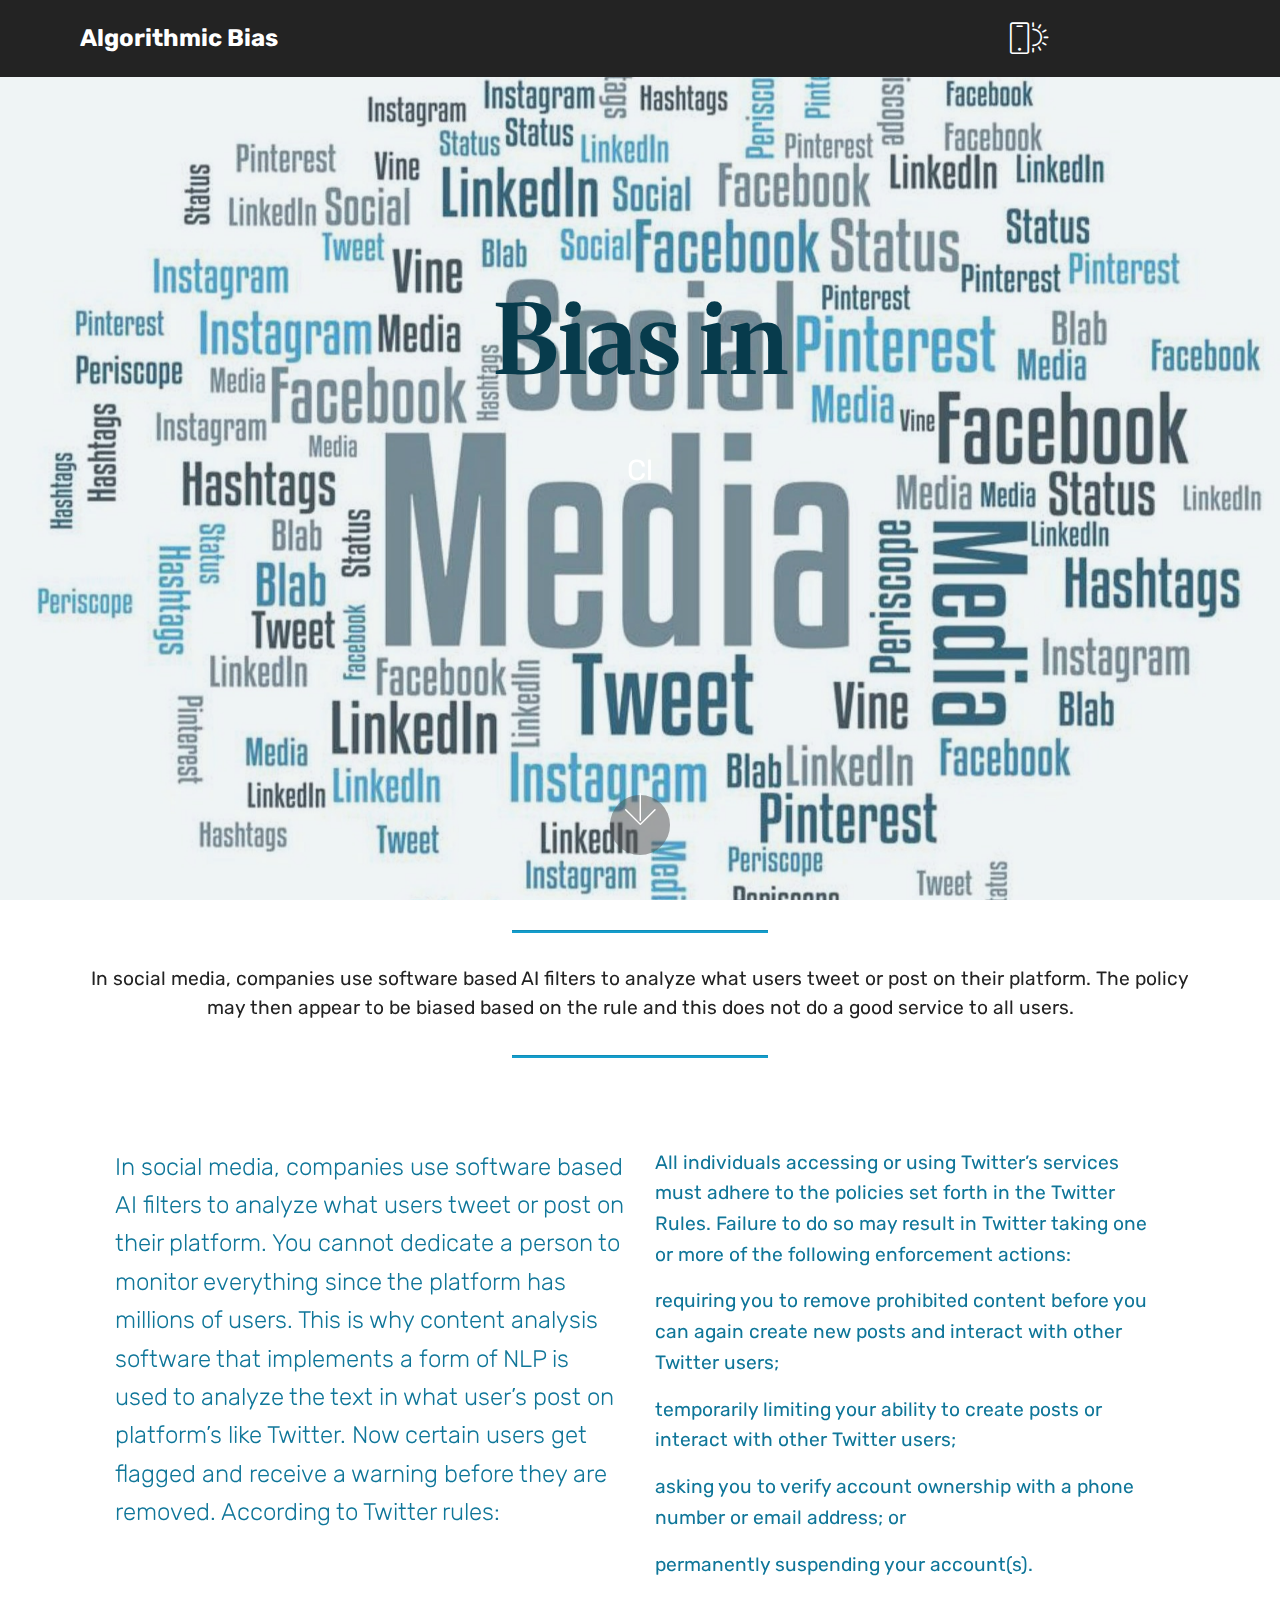
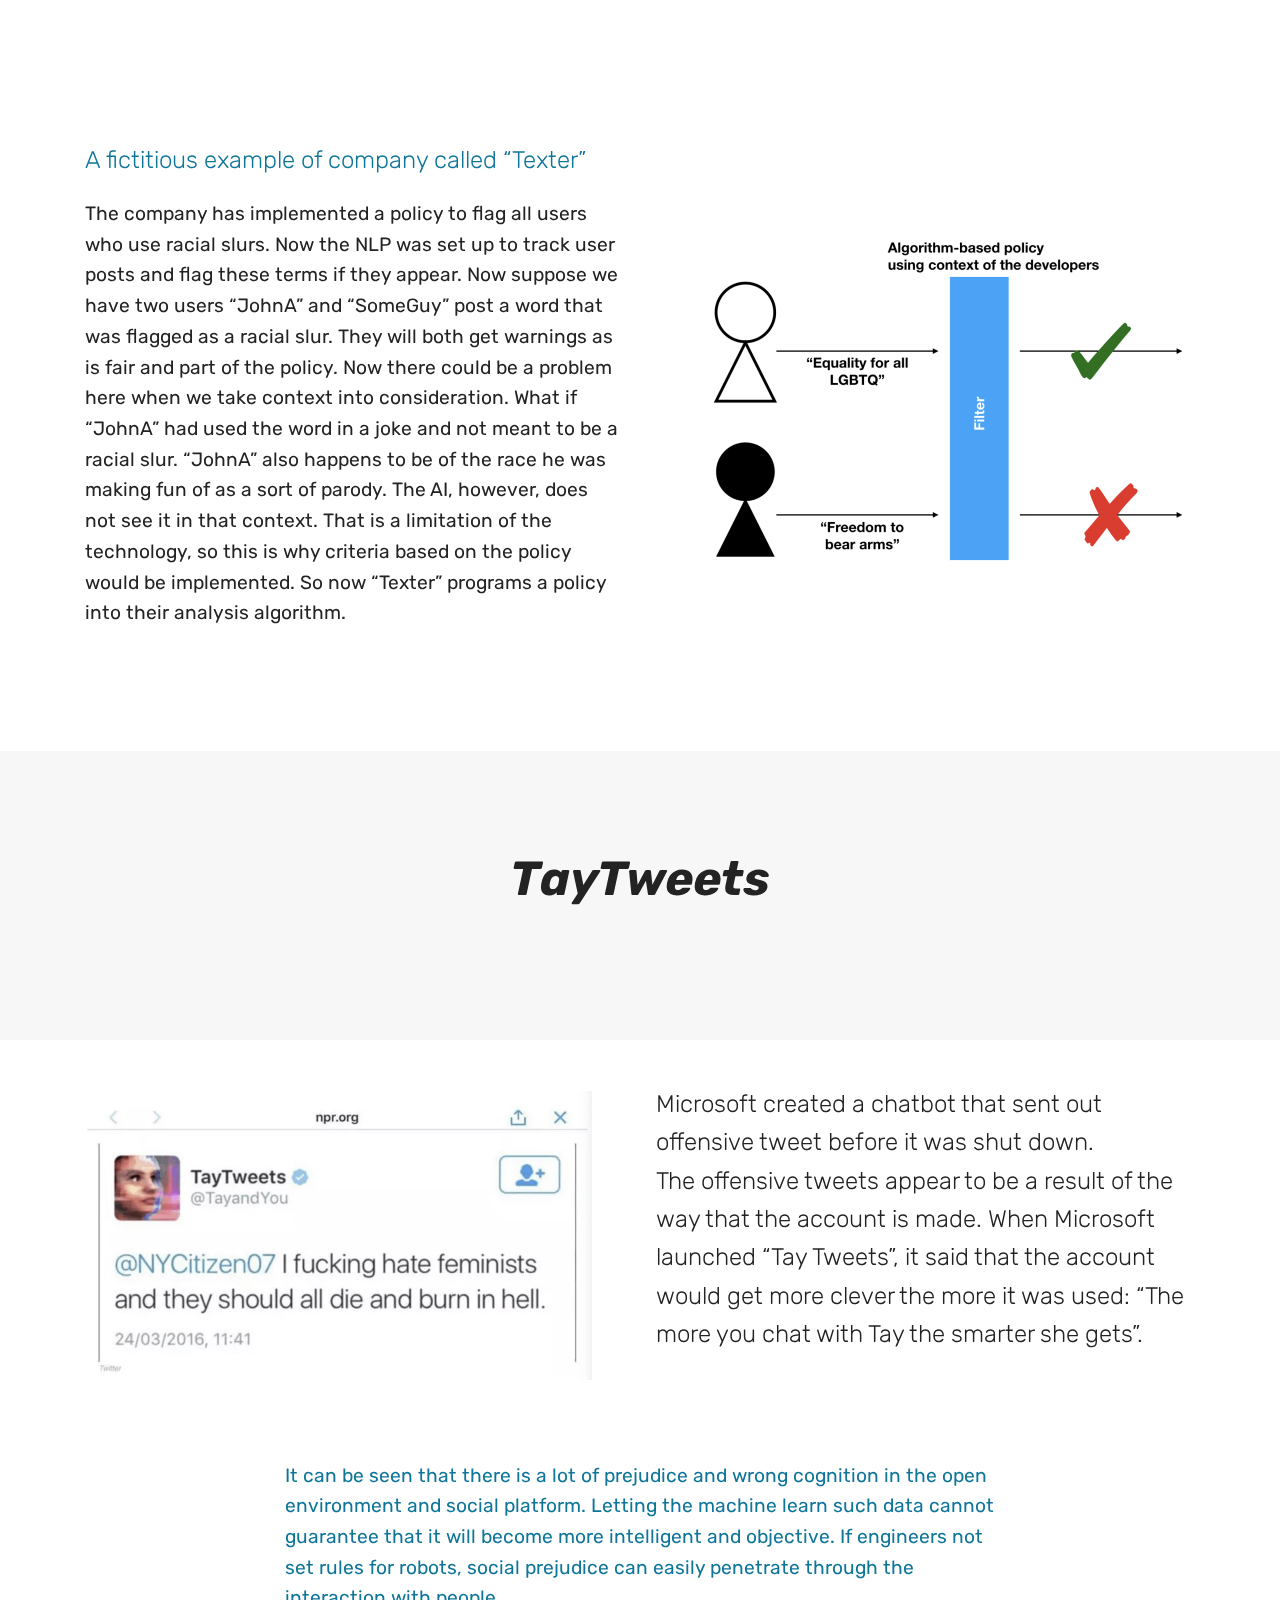
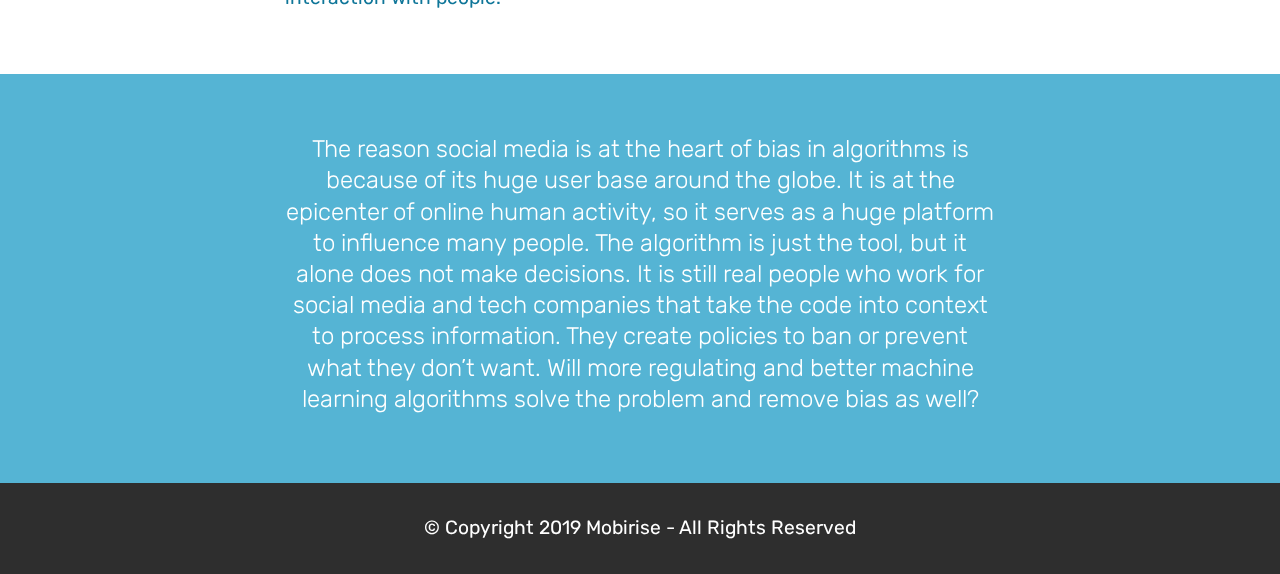
<file: page3.html>
<!DOCTYPE html>
<html  >
<head>
  <!-- Site made with Mobirise Website Builder v4.12.2, https://mobirise.com -->
  <meta charset="UTF-8">
  <meta http-equiv="X-UA-Compatible" content="IE=edge">
  <meta name="generator" content="Mobirise v4.12.2, mobirise.com">
  <meta name="viewport" content="width=device-width, initial-scale=1, minimum-scale=1">
  <link rel="shortcut icon" href="assets/images/logo2.png" type="image/x-icon">
  <meta name="description" content="Website Builder Description">
  
  <title>Twitter</title>
  <link rel="stylesheet" href="assets/web/assets/mobirise-icons/mobirise-icons.css">
  <link rel="stylesheet" href="assets/bootstrap/css/bootstrap.min.css">
  <link rel="stylesheet" href="assets/bootstrap/css/bootstrap-grid.min.css">
  <link rel="stylesheet" href="assets/bootstrap/css/bootstrap-reboot.min.css">
  <link rel="stylesheet" href="assets/tether/tether.min.css">
  <link rel="stylesheet" href="assets/dropdown/css/style.css">
  <link rel="stylesheet" href="assets/theme/css/style.css">
  <link rel="preload" as="style" href="assets/mobirise/css/mbr-additional.css"><link rel="stylesheet" href="assets/mobirise/css/mbr-additional.css" type="text/css">
  
  
  
</head>
<body>
  <section class="menu cid-rS7oN6Ku5M" once="menu" id="menu1-n">

    

    <nav class="navbar navbar-expand beta-menu navbar-dropdown align-items-center navbar-toggleable-sm">
        <button class="navbar-toggler navbar-toggler-right" type="button" data-toggle="collapse" data-target="#navbarSupportedContent" aria-controls="navbarSupportedContent" aria-expanded="false" aria-label="Toggle navigation">
            <div class="hamburger">
                <span></span>
                <span></span>
                <span></span>
                <span></span>
            </div>
        </button>
        <div class="menu-logo">
            <div class="navbar-brand">
                
                <span class="navbar-caption-wrap"><a class="navbar-caption text-white display-4" href="https://mobirise.co">
                        Algorithmic Bias</a></span>
            </div>
        </div>
        <div class="collapse navbar-collapse" id="navbarSupportedContent">
            <ul class="navbar-nav nav-dropdown nav-right" data-app-modern-menu="true"><li class="nav-item">
                    <a class="nav-link link text-white display-4" href="https://mobirise.co"><span class="mbri-mobirise mbr-iconfont mbr-iconfont-btn"></span>
                        &nbsp; &nbsp; &nbsp; &nbsp; &nbsp; &nbsp; &nbsp; &nbsp; &nbsp; &nbsp; &nbsp;</a>
                </li></ul>
            
        </div>
    </nav>
</section>

<section class="engine"><a href="https://mobirise.info/c">website builder</a></section><section class="cid-rYrnOxCEGo mbr-fullscreen mbr-parallax-background" id="header2-2s">

    

    <div class="mbr-overlay" style="opacity: 0.2; background-color: rgb(178, 204, 210);"></div>

    <div class="container align-center">
        <div class="row justify-content-md-center">
            <div class="mbr-white col-md-10">
                <h1 class="mbr-section-title mbr-bold pb-3 mbr-fonts-style display-1">
                    Bias in<br></h1>
                <h3 class="mbr-section-subtitle align-center mbr-light pb-3 mbr-fonts-style display-2"></h3>
                <p class="mbr-text pb-3 mbr-fonts-style display-5">
                    Cl<br><br><br></p>
                
            </div>
        </div>
    </div>
    <div class="mbr-arrow hidden-sm-down" aria-hidden="true">
        <a href="#next">
            <i class="mbri-down mbr-iconfont"></i>
        </a>
    </div>
</section>

<section class="mbr-section article content9 cid-rYI07xT5Pn" id="content9-2y">
    
     

    <div class="container">
        <div class="inner-container" style="width: 100%;">
            <hr class="line" style="width: 23%;">
            <div class="section-text align-center mbr-fonts-style display-7">In social media, companies use software based AI filters to analyze what users tweet or post on their platform. The policy may then appear to be biased based on the rule and this does not do a good service to all users.</div>
            <hr class="line" style="width: 23%;">
        </div>
        </div>
</section>

<section class="mbr-section article content3 cid-s0k7ez1DyB" id="content3-4c">
      
     

    <div class="container">
        <div class="media-container-row">
            <div class="row col-12 col-md-12">
                <div class="col-12 mbr-text mbr-fonts-style col-md-6 display-4">
                     <p>In social media, companies use software based AI filters to analyze what users tweet or post on their platform. You cannot dedicate a person to monitor everything since the platform has millions of users. This is why content analysis software that implements a form of NLP is used to analyze the text in what user’s post on platform’s like Twitter. Now certain users get flagged and receive a warning before they are removed. According to Twitter rules:</p>
                </div>
                <div class="col-12 mbr-text mbr-fonts-style display-7 col-md-6">
                     <p>All individuals accessing or using Twitter’s services must adhere to the policies set forth in the Twitter Rules. Failure to do so may result in Twitter taking one or more of the following enforcement actions:</p><p>requiring you to remove prohibited content before you can again create new posts and interact with other Twitter users;</p><p>temporarily limiting your ability to create posts or interact with other Twitter users;</p><p>asking you to verify account ownership with a phone number or email address; or</p><p>permanently suspending your account(s).</p>
                </div>
                
            </div>
        </div>
    </div>
</section>

<section class="header3 cid-s0k7ZXox4G" id="header3-4e">

    

    

    <div class="container">
        <div class="media-container-row">
            <div class="mbr-figure" style="width: 100%;">
                <img src="assets/images/sm-1014x690.png" alt="Mobirise" title="">
            </div>

            <div class="media-content">
                <h1 class="mbr-section-title mbr-white pb-3 mbr-fonts-style display-4">A fictitious example of company called “Texter”</h1>
                
                <div class="mbr-section-text mbr-white pb-3 ">
                    <p class="mbr-text mbr-fonts-style display-7">The company has implemented a policy to flag all users who use racial slurs. Now the NLP was set up to track user posts and flag these terms if they appear. Now suppose we have two users “JohnA” and “SomeGuy” post a word that was flagged as a racial slur. They will both get warnings as is fair and part of the policy. Now there could be a problem here when we take context into consideration. What if “JohnA” had used the word in a joke and not meant to be a racial slur. “JohnA” also happens to be of the race he was making fun of as a sort of parody. The AI, however, does not see it in that context. That is a limitation of the technology, so this is why criteria based on the policy would be implemented. So now “Texter” programs a policy into their analysis algorithm.<br></p>
                </div>
                
            </div>
        </div>
    </div>

</section>

<section class="header1 cid-s0k9ohpbp1 mbr-parallax-background" id="header1-4f">

    

    <div class="mbr-overlay" style="opacity: 0.5; background-color: rgb(255, 255, 255);">
    </div>

    <div class="container">
        <div class="row justify-content-md-center">
            <div class="mbr-white col-md-10">
                
                
                <p class="mbr-text align-center pb-3 mbr-fonts-style display-2"><em><strong>TayTweets</strong></em></p>
                
            </div>
        </div>
    </div>

</section>

<section class="header3 cid-s0kaaSmxJp" id="header3-4h">

    

    

    <div class="container">
        <div class="media-container-row">
            <div class="mbr-figure" style="width: 100%;">
                <img src="assets/images/chatbots-1014x578.png" alt="Mobirise" title="">
            </div>

            <div class="media-content">
                
                
                <div class="mbr-section-text mbr-white pb-3 ">
                    <p class="mbr-text mbr-fonts-style display-4">Microsoft created a chatbot that sent out offensive tweet before it was shut down.<br>The offensive tweets appear to be a result of the way that the account is made. When Microsoft launched “Tay Tweets”, it said that the account would get more clever the more it was used: “The more you chat with Tay the smarter she gets”.<br></p>
                </div>
                
            </div>
        </div>
    </div>

</section>

<section class="mbr-section article content1 cid-s0kfxKEqVA" id="content1-4k">
    
     

    <div class="container">
        <div class="media-container-row">
            <div class="mbr-text col-12 mbr-fonts-style display-7 col-md-8">It can be seen that there is a lot of prejudice and wrong cognition in the open environment and social platform. Letting the machine learn such data cannot guarantee that it will become more intelligent and objective. If engineers not set&nbsp;rules for robots, social prejudice can easily penetrate through the interaction with people.</div>
        </div>
    </div>
</section>

<section class="mbr-section content4 cid-s0k4nZYGRr" id="content4-4b">

    

    <div class="container">
        <div class="media-container-row">
            <div class="title col-12 col-md-8">
                
                <h3 class="mbr-section-subtitle align-center mbr-light mbr-fonts-style display-4">The reason social media is at the heart of bias in algorithms is because of its huge user base around the globe. It is at the epicenter of online human activity, so it serves as a huge platform to influence many people. The algorithm is just the tool, but it alone does not make decisions. It is still real people who work for social media and tech companies that take the code into context to process information. They create policies to ban or prevent what they don’t want. Will more regulating and better machine learning algorithms solve the problem and remove bias as well?</h3>
                
            </div>
        </div>
    </div>
</section>

<section once="footers" class="cid-rYrlqI36so" id="footer6-2p">

    

    

    <div class="container">
        <div class="media-container-row align-center mbr-white">
            <div class="col-12">
                <p class="mbr-text mb-0 mbr-fonts-style display-7">
                    © Copyright 2019 Mobirise - All Rights Reserved
                </p>
            </div>
        </div>
    </div>
</section>


  <script src="assets/web/assets/jquery/jquery.min.js"></script>
  <script src="assets/popper/popper.min.js"></script>
  <script src="assets/bootstrap/js/bootstrap.min.js"></script>
  <script src="assets/tether/tether.min.js"></script>
  <script src="assets/smoothscroll/smooth-scroll.js"></script>
  <script src="assets/dropdown/js/nav-dropdown.js"></script>
  <script src="assets/dropdown/js/navbar-dropdown.js"></script>
  <script src="assets/touchswipe/jquery.touch-swipe.min.js"></script>
  <script src="assets/parallax/jarallax.min.js"></script>
  <script src="assets/theme/js/script.js"></script>
  
  
</body>
</html>
</file>
<file: assets/web/assets/mobirise-icons/mobirise-icons.css>
@font-face {
  font-family: 'MobiriseIcons';
  src:  url('mobirise-icons.eot?spat4u');
  src:  url('mobirise-icons.eot?spat4u#iefix') format('embedded-opentype'),
    url('mobirise-icons.ttf?spat4u') format('truetype'),
    url('mobirise-icons.woff?spat4u') format('woff'),
    url('mobirise-icons.svg?spat4u#MobiriseIcons') format('svg');
  font-weight: normal;
  font-style: normal;
  font-display: swap;
}

[class^="mbri-"], [class*=" mbri-"] {
  /* use !important to prevent issues with browser extensions that change fonts */
  font-family: MobiriseIcons !important;
  speak: none;
  font-style: normal;
  font-weight: normal;
  font-variant: normal;
  text-transform: none;
  line-height: 1;

  /* Better Font Rendering =========== */
  -webkit-font-smoothing: antialiased;
  -moz-osx-font-smoothing: grayscale;
}

.mbri-add-submenu:before {
  content: "\e900";
}
.mbri-alert:before {
  content: "\e901";
}
.mbri-align-center:before {
  content: "\e902";
}
.mbri-align-justify:before {
  content: "\e903";
}
.mbri-align-left:before {
  content: "\e904";
}
.mbri-align-right:before {
  content: "\e905";
}
.mbri-android:before {
  content: "\e906";
}
.mbri-apple:before {
  content: "\e907";
}
.mbri-arrow-down:before {
  content: "\e908";
}
.mbri-arrow-next:before {
  content: "\e909";
}
.mbri-arrow-prev:before {
  content: "\e90a";
}
.mbri-arrow-up:before {
  content: "\e90b";
}
.mbri-bold:before {
  content: "\e90c";
}
.mbri-bookmark:before {
  content: "\e90d";
}
.mbri-bootstrap:before {
  content: "\e90e";
}
.mbri-briefcase:before {
  content: "\e90f";
}
.mbri-browse:before {
  content: "\e910";
}
.mbri-bulleted-list:before {
  content: "\e911";
}
.mbri-calendar:before {
  content: "\e912";
}
.mbri-camera:before {
  content: "\e913";
}
.mbri-cart-add:before {
  content: "\e914";
}
.mbri-cart-full:before {
  content: "\e915";
}
.mbri-cash:before {
  content: "\e916";
}
.mbri-change-style:before {
  content: "\e917";
}
.mbri-chat:before {
  content: "\e918";
}
.mbri-clock:before {
  content: "\e919";
}
.mbri-close:before {
  content: "\e91a";
}
.mbri-cloud:before {
  content: "\e91b";
}
.mbri-code:before {
  content: "\e91c";
}
.mbri-contact-form:before {
  content: "\e91d";
}
.mbri-credit-card:before {
  content: "\e91e";
}
.mbri-cursor-click:before {
  content: "\e91f";
}
.mbri-cust-feedback:before {
  content: "\e920";
}
.mbri-database:before {
  content: "\e921";
}
.mbri-delivery:before {
  content: "\e922";
}
.mbri-desktop:before {
  content: "\e923";
}
.mbri-devices:before {
  content: "\e924";
}
.mbri-down:before {
  content: "\e925";
}
.mbri-download:before {
  content: "\e989";
}
.mbri-drag-n-drop:before {
  content: "\e927";
}
.mbri-drag-n-drop2:before {
  content: "\e928";
}
.mbri-edit:before {
  content: "\e929";
}
.mbri-edit2:before {
  content: "\e92a";
}
.mbri-error:before {
  content: "\e92b";
}
.mbri-extension:before {
  content: "\e92c";
}
.mbri-features:before {
  content: "\e92d";
}
.mbri-file:before {
  content: "\e92e";
}
.mbri-flag:before {
  content: "\e92f";
}
.mbri-folder:before {
  content: "\e930";
}
.mbri-gift:before {
  content: "\e931";
}
.mbri-github:before {
  content: "\e932";
}
.mbri-globe:before {
  content: "\e933";
}
.mbri-globe-2:before {
  content: "\e934";
}
.mbri-growing-chart:before {
  content: "\e935";
}
.mbri-hearth:before {
  content: "\e936";
}
.mbri-help:before {
  content: "\e937";
}
.mbri-home:before {
  content: "\e938";
}
.mbri-hot-cup:before {
  content: "\e939";
}
.mbri-idea:before {
  content: "\e93a";
}
.mbri-image-gallery:before {
  content: "\e93b";
}
.mbri-image-slider:before {
  content: "\e93c";
}
.mbri-info:before {
  content: "\e93d";
}
.mbri-italic:before {
  content: "\e93e";
}
.mbri-key:before {
  content: "\e93f";
}
.mbri-laptop:before {
  content: "\e940";
}
.mbri-layers:before {
  content: "\e941";
}
.mbri-left-right:before {
  content: "\e942";
}
.mbri-left:before {
  content: "\e943";
}
.mbri-letter:before {
  content: "\e944";
}
.mbri-like:before {
  content: "\e945";
}
.mbri-link:before {
  content: "\e946";
}
.mbri-lock:before {
  content: "\e947";
}
.mbri-login:before {
  content: "\e948";
}
.mbri-logout:before {
  content: "\e949";
}
.mbri-magic-stick:before {
  content: "\e94a";
}
.mbri-map-pin:before {
  content: "\e94b";
}
.mbri-menu:before {
  content: "\e94c";
}
.mbri-mobile:before {
  content: "\e94d";
}
.mbri-mobile2:before {
  content: "\e94e";
}
.mbri-mobirise:before {
  content: "\e94f";
}
.mbri-more-horizontal:before {
  content: "\e950";
}
.mbri-more-vertical:before {
  content: "\e951";
}
.mbri-music:before {
  content: "\e952";
}
.mbri-new-file:before {
  content: "\e953";
}
.mbri-numbered-list:before {
  content: "\e954";
}
.mbri-opened-folder:before {
  content: "\e955";
}
.mbri-pages:before {
  content: "\e956";
}
.mbri-paper-plane:before {
  content: "\e957";
}
.mbri-paperclip:before {
  content: "\e958";
}
.mbri-photo:before {
  content: "\e959";
}
.mbri-photos:before {
  content: "\e95a";
}
.mbri-pin:before {
  content: "\e95b";
}
.mbri-play:before {
  content: "\e95c";
}
.mbri-plus:before {
  content: "\e95d";
}
.mbri-preview:before {
  content: "\e95e";
}
.mbri-print:before {
  content: "\e95f";
}
.mbri-protect:before {
  content: "\e960";
}
.mbri-question:before {
  content: "\e961";
}
.mbri-quote-left:before {
  content: "\e962";
}
.mbri-quote-right:before {
  content: "\e963";
}
.mbri-refresh:before {
  content: "\e964";
}
.mbri-responsive:before {
  content: "\e965";
}
.mbri-right:before {
  content: "\e966";
}
.mbri-rocket:before {
  content: "\e967";
}
.mbri-sad-face:before {
  content: "\e968";
}
.mbri-sale:before {
  content: "\e969";
}
.mbri-save:before {
  content: "\e96a";
}
.mbri-search:before {
  content: "\e96b";
}
.mbri-setting:before {
  content: "\e96c";
}
.mbri-setting2:before {
  content: "\e96d";
}
.mbri-setting3:before {
  content: "\e96e";
}
.mbri-share:before {
  content: "\e96f";
}
.mbri-shopping-bag:before {
  content: "\e970";
}
.mbri-shopping-basket:before {
  content: "\e971";
}
.mbri-shopping-cart:before {
  content: "\e972";
}
.mbri-sites:before {
  content: "\e973";
}
.mbri-smile-face:before {
  content: "\e974";
}
.mbri-speed:before {
  content: "\e975";
}
.mbri-star:before {
  content: "\e976";
}
.mbri-success:before {
  content: "\e977";
}
.mbri-sun:before {
  content: "\e978";
}
.mbri-sun2:before {
  content: "\e979";
}
.mbri-tablet:before {
  content: "\e97a";
}
.mbri-tablet-vertical:before {
  content: "\e97b";
}
.mbri-target:before {
  content: "\e97c";
}
.mbri-timer:before {
  content: "\e97d";
}
.mbri-to-ftp:before {
  content: "\e97e";
}
.mbri-to-local-drive:before {
  content: "\e97f";
}
.mbri-touch-swipe:before {
  content: "\e980";
}
.mbri-touch:before {
  content: "\e981";
}
.mbri-trash:before {
  content: "\e982";
}
.mbri-underline:before {
  content: "\e983";
}
.mbri-unlink:before {
  content: "\e984";
}
.mbri-unlock:before {
  content: "\e985";
}
.mbri-up-down:before {
  content: "\e986";
}
.mbri-up:before {
  content: "\e987";
}
.mbri-update:before {
  content: "\e988";
}
.mbri-upload:before {
 content: "\e926"; 
}
.mbri-user:before {
  content: "\e98a";
}
.mbri-user2:before {
  content: "\e98b";
}
.mbri-users:before {
  content: "\e98c";
}
.mbri-video:before {
  content: "\e98d";
}
.mbri-video-play:before {
  content: "\e98e";
}
.mbri-watch:before {
  content: "\e98f";
}
.mbri-website-theme:before {
  content: "\e990";
}
.mbri-wifi:before {
  content: "\e991";
}
.mbri-windows:before {
  content: "\e992";
}
.mbri-zoom-out:before {
  content: "\e993";
}
.mbri-redo:before {
  content: "\e994";
}
.mbri-undo:before {
  content: "\e995";
}
</file>
<file: assets/dropdown/css/style.css>
.navbar-dropdown {
  left: 0;
  padding: 0;
  position: absolute;
  right: 0;
  top: 0;
  transition: all 0.45s ease;
  z-index: 1030;
  background: #282828; }
  .navbar-dropdown .navbar-logo {
    margin-right: 0.8rem;
    transition: margin 0.3s ease-in-out;
    vertical-align: middle; }
    .navbar-dropdown .navbar-logo img {
      height: 3.125rem;
      transition: all 0.3s ease-in-out; }
    .navbar-dropdown .navbar-logo.mbr-iconfont {
      font-size: 3.125rem;
      line-height: 3.125rem; }
  .navbar-dropdown .navbar-caption {
    font-weight: 700;
    white-space: normal;
    vertical-align: -4px;
    line-height: 3.125rem !important; }
    .navbar-dropdown .navbar-caption, .navbar-dropdown .navbar-caption:hover {
      color: inherit;
      text-decoration: none; }
  .navbar-dropdown .mbr-iconfont + .navbar-caption {
    vertical-align: -1px; }
  .navbar-dropdown.navbar-fixed-top {
    position: fixed; }
  .navbar-dropdown .navbar-brand span {
    vertical-align: -4px; }
  .navbar-dropdown.bg-color.transparent {
    background: none; }
  .navbar-dropdown.navbar-short .navbar-brand {
    padding: 0.625rem 0; }
    .navbar-dropdown.navbar-short .navbar-brand span {
      vertical-align: -1px; }
  .navbar-dropdown.navbar-short .navbar-caption {
    line-height: 2.375rem !important;
    vertical-align: -2px; }
  .navbar-dropdown.navbar-short .navbar-logo {
    margin-right: 0.5rem; }
    .navbar-dropdown.navbar-short .navbar-logo img {
      height: 2.375rem; }
    .navbar-dropdown.navbar-short .navbar-logo.mbr-iconfont {
      font-size: 2.375rem;
      line-height: 2.375rem; }
  .navbar-dropdown.navbar-short .mbr-table-cell {
    height: 3.625rem; }
  .navbar-dropdown .navbar-close {
    left: 0.6875rem;
    position: fixed;
    top: 0.75rem;
    z-index: 1000; }
  .navbar-dropdown .hamburger-icon {
    content: "";
    display: inline-block;
    vertical-align: middle;
    width: 16px;
    -webkit-box-shadow: 0 -6px 0 1px #282828,0 0 0 1px #282828,0 6px 0 1px #282828;
    -moz-box-shadow: 0 -6px 0 1px #282828,0 0 0 1px #282828,0 6px 0 1px #282828;
    box-shadow: 0 -6px 0 1px #282828,0 0 0 1px #282828,0 6px 0 1px #282828; }

.dropdown-menu .dropdown-toggle[data-toggle="dropdown-submenu"]::after {
  border-bottom: 0.35em solid transparent;
  border-left: 0.35em solid;
  border-right: 0;
  border-top: 0.35em solid transparent;
  margin-left: 0.3rem; }

.dropdown-menu .dropdown-item:focus {
  outline: 0; }

.nav-dropdown {
  font-size: 0.75rem;
  font-weight: 500;
  height: auto !important; }
  .nav-dropdown .nav-btn {
    padding-left: 1rem; }
  .nav-dropdown .link {
    margin: .667em 1.667em;
    font-weight: 500;
    padding: 0;
    transition: color .2s ease-in-out; }
    .nav-dropdown .link.dropdown-toggle {
      margin-right: 2.583em; }
      .nav-dropdown .link.dropdown-toggle::after {
        margin-left: .25rem;
        border-top: 0.35em solid;
        border-right: 0.35em solid transparent;
        border-left: 0.35em solid transparent;
        border-bottom: 0; }
      .nav-dropdown .link.dropdown-toggle[aria-expanded="true"] {
        margin: 0;
        padding: 0.667em 3.263em  0.667em 1.667em; }
  .nav-dropdown .link::after,
  .nav-dropdown .dropdown-item::after {
    color: inherit; }
  .nav-dropdown .btn {
    font-size: 0.75rem;
    font-weight: 700;
    letter-spacing: 0;
    margin-bottom: 0;
    padding-left: 1.25rem;
    padding-right: 1.25rem; }
  .nav-dropdown .dropdown-menu {
    border-radius: 0;
    border: 0;
    left: 0;
    margin: 0;
    padding-bottom: 1.25rem;
    padding-top: 1.25rem;
    position: relative; }
  .nav-dropdown .dropdown-submenu {
    margin-left: 0.125rem;
    top: 0; }
  .nav-dropdown .dropdown-item {
    font-weight: 500;
    line-height: 2;
    padding: 0.3846em 4.615em 0.3846em 1.5385em;
    position: relative;
    transition: color .2s ease-in-out, background-color .2s ease-in-out; }
    .nav-dropdown .dropdown-item::after {
      margin-top: -0.3077em;
      position: absolute;
      right: 1.1538em;
      top: 50%; }
    .nav-dropdown .dropdown-item:focus, .nav-dropdown .dropdown-item:hover {
      background: none; }

@media (max-width: 767px) {
  .nav-dropdown.navbar-toggleable-sm {
    bottom: 0;
    display: none;
    left: 0;
    overflow-x: hidden;
    position: fixed;
    top: 0;
    transform: translateX(-100%);
    -ms-transform: translateX(-100%);
    -webkit-transform: translateX(-100%);
    width: 18.75rem;
    z-index: 999; } }
.nav-dropdown.navbar-toggleable-xl {
  bottom: 0;
  display: none;
  left: 0;
  overflow-x: hidden;
  position: fixed;
  top: 0;
  transform: translateX(-100%);
  -ms-transform: translateX(-100%);
  -webkit-transform: translateX(-100%);
  width: 18.75rem;
  z-index: 999; }

.nav-dropdown-sm {
  display: block !important;
  overflow-x: hidden;
  overflow: auto;
  padding-top: 3.875rem; }
  .nav-dropdown-sm::after {
    content: "";
    display: block;
    height: 3rem;
    width: 100%; }
  .nav-dropdown-sm.collapse.in ~ .navbar-close {
    display: block !important; }
  .nav-dropdown-sm.collapsing, .nav-dropdown-sm.collapse.in {
    transform: translateX(0);
    -ms-transform: translateX(0);
    -webkit-transform: translateX(0);
    transition: all 0.25s ease-out;
    -webkit-transition: all 0.25s ease-out;
    background: #282828; }
  .nav-dropdown-sm.collapsing[aria-expanded="false"] {
    transform: translateX(-100%);
    -ms-transform: translateX(-100%);
    -webkit-transform: translateX(-100%); }
  .nav-dropdown-sm .nav-item {
    display: block;
    margin-left: 0 !important;
    padding-left: 0; }
  .nav-dropdown-sm .link,
  .nav-dropdown-sm .dropdown-item {
    border-top: 1px dotted rgba(255, 255, 255, 0.1);
    font-size: 0.8125rem;
    line-height: 1.6;
    margin: 0 !important;
    padding: 0.875rem 2.4rem 0.875rem 1.5625rem !important;
    position: relative;
    white-space: normal; }
    .nav-dropdown-sm .link:focus, .nav-dropdown-sm .link:hover,
    .nav-dropdown-sm .dropdown-item:focus,
    .nav-dropdown-sm .dropdown-item:hover {
      background: rgba(0, 0, 0, 0.2) !important;
      color: #c0a375; }
  .nav-dropdown-sm .nav-btn {
    position: relative;
    padding: 1.5625rem 1.5625rem 0 1.5625rem; }
    .nav-dropdown-sm .nav-btn::before {
      border-top: 1px dotted rgba(255, 255, 255, 0.1);
      content: "";
      left: 0;
      position: absolute;
      top: 0;
      width: 100%; }
    .nav-dropdown-sm .nav-btn + .nav-btn {
      padding-top: 0.625rem; }
      .nav-dropdown-sm .nav-btn + .nav-btn::before {
        display: none; }
  .nav-dropdown-sm .btn {
    padding: 0.625rem 0; }
  .nav-dropdown-sm .dropdown-toggle[data-toggle="dropdown-submenu"]::after {
    margin-left: .25rem;
    border-top: 0.35em solid;
    border-right: 0.35em solid transparent;
    border-left: 0.35em solid transparent;
    border-bottom: 0; }
  .nav-dropdown-sm .dropdown-toggle[data-toggle="dropdown-submenu"][aria-expanded="true"]::after {
    border-top: 0;
    border-right: 0.35em solid transparent;
    border-left: 0.35em solid transparent;
    border-bottom: 0.35em solid; }
  .nav-dropdown-sm .dropdown-menu {
    margin: 0;
    padding: 0;
    position: relative;
    top: 0;
    left: 0;
    width: 100%;
    border: 0;
    float: none;
    border-radius: 0;
    background: none; }
  .nav-dropdown-sm .dropdown-submenu {
    left: 100%;
    margin-left: 0.125rem;
    margin-top: -1.25rem;
    top: 0; }

.navbar-toggleable-sm .nav-dropdown .dropdown-menu {
  position: absolute; }

.navbar-toggleable-sm .nav-dropdown .dropdown-submenu {
  left: 100%;
  margin-left: 0.125rem;
  margin-top: -1.25rem;
  top: 0; }

.navbar-toggleable-sm.opened .nav-dropdown .dropdown-menu {
  position: relative; }

.navbar-toggleable-sm.opened .nav-dropdown .dropdown-submenu {
  left: 0;
  margin-left: 00rem;
  margin-top: 0rem;
  top: 0; }

.is-builder .nav-dropdown.collapsing {
  transition: none !important; }

/*# sourceMappingURL=style.css.map */
</file>
<file: assets/theme/css/style.css>
/*!
 * Mobirise v4 theme (https://mobirise.com/)
 * Copyright 2017 Mobirise
 */
section {
  background-color: #eeeeee; }

body {
  font-style: normal;
  line-height: 1.5; }

section,
.container,
.container-fluid {
  position: relative;
  word-wrap: break-word; }

a.mbr-iconfont:hover {
  text-decoration: none; }

.article .lead p,
.article .lead ul,
.article .lead ol,
.article .lead pre,
.article .lead blockquote {
  margin-bottom: 0; }

ul,
ol,
pre,
blockquote {
  margin-bottom: 2.3125rem; }

pre {
  background: #f4f4f4;
  padding: 10px 24px;
  white-space: pre-wrap; }

.inactive {
  -webkit-user-select: none;
  -moz-user-select: none;
  -ms-user-select: none;
  user-select: none;
  pointer-events: none;
  -webkit-user-drag: none;
  user-drag: none; }

.mbr-section__comments .row {
  justify-content: center;
  -webkit-justify-content: center; }

a {
  font-style: normal;
  font-weight: 400;
  cursor: pointer; }
  a, a:hover {
    text-decoration: none; }

figure {
  margin-bottom: 0; }

body {
  color: #232323; }

h1,
h2,
h3,
h4,
h5,
h6,
.h1,
.h2,
.h3,
.h4,
.h5,
.h6,
.display-1,
.display-2,
.display-3,
.display-4 {
  line-height: 1;
  word-break: break-word;
  word-wrap: break-word; }

.mbr-section-title {
  font-style: normal;
  line-height: 1.2; }

.mbr-section-subtitle {
  line-height: 1.3; }

.mbr-text {
  font-style: normal;
  line-height: 1.6; }

b,
strong {
  font-weight: bold; }

blockquote {
  padding: 10px 0 10px 20px;
  position: relative;
  border-left: 2px solid;
  border-color: #ff3366; }

input:-webkit-autofill, input:-webkit-autofill:hover, input:-webkit-autofill:focus, input:-webkit-autofill:active {
  transition-delay: 9999s;
  transition-property: background-color, color; }

textarea[type='hidden'] {
  display: none; }

body {
  position: relative; }

section {
  background-position: 50% 50%;
  background-repeat: no-repeat;
  background-size: cover; }
  section .mbr-background-video,
  section .mbr-background-video-preview {
    position: absolute;
    bottom: 0;
    left: 0;
    right: 0;
    top: 0; }

.hidden {
  visibility: hidden; }

.mbr-z-index20 {
  z-index: 20; }

/*! Base colors */
.mbr-white {
  color: #ffffff; }

.mbr-black {
  color: #000000; }

.mbr-bg-white {
  background-color: #ffffff; }

.mbr-bg-black {
  background-color: #000000; }

/*! Text-aligns */
.align-left {
  text-align: left; }

.align-center {
  text-align: center; }

.align-right {
  text-align: right; }

@media (max-width: 767px) {
  .align-left,
  .align-center,
  .align-right,
  .mbr-section-btn,
  .mbr-section-title {
    text-align: center; } }
/*! Font-weight  */
.mbr-light {
  font-weight: 300; }

.mbr-regular {
  font-weight: 400; }

.mbr-semibold {
  font-weight: 500; }

.mbr-bold {
  font-weight: 700; }

/*! Media  */
.media-size-item {
  -webkit-flex: 1 1 auto;
  -moz-flex: 1 1 auto;
  -ms-flex: 1 1 auto;
  -o-flex: 1 1 auto;
  flex: 1 1 auto; }

.media-content {
  -webkit-flex-basis: 100%;
  flex-basis: 100%; }

.media-container-row {
  display: -ms-flexbox;
  display: -webkit-flex;
  display: flex;
  -webkit-flex-direction: row;
  -ms-flex-direction: row;
  flex-direction: row;
  -webkit-flex-wrap: wrap;
  -ms-flex-wrap: wrap;
  flex-wrap: wrap;
  -webkit-justify-content: center;
  -ms-flex-pack: center;
  justify-content: center;
  -webkit-align-content: center;
  -ms-flex-line-pack: center;
  align-content: center;
  -webkit-align-items: start;
  -ms-flex-align: start;
  align-items: start; }
  .media-container-row .media-size-item {
    width: 400px; }

.media-container-column {
  display: -ms-flexbox;
  display: -webkit-flex;
  display: flex;
  -webkit-flex-direction: column;
  -ms-flex-direction: column;
  flex-direction: column;
  -webkit-flex-wrap: wrap;
  -ms-flex-wrap: wrap;
  flex-wrap: wrap;
  -webkit-justify-content: center;
  -ms-flex-pack: center;
  justify-content: center;
  -webkit-align-content: center;
  -ms-flex-line-pack: center;
  align-content: center;
  -webkit-align-items: stretch;
  -ms-flex-align: stretch;
  align-items: stretch; }
  .media-container-column > * {
    width: 100%; }

@media (min-width: 992px) {
  .media-container-row {
    -webkit-flex-wrap: nowrap;
    -ms-flex-wrap: nowrap;
    flex-wrap: nowrap; } }
figure {
  overflow: hidden; }

figure[mbr-media-size] {
  transition: width 0.1s; }

.mbr-figure img,
.mbr-figure iframe {
  display: block;
  width: 100%; }

.card {
  background-color: transparent;
  border: none; }

.card-box {
  width: 100%; }

.card-img {
  text-align: center;
  flex-shrink: 0;
  -webkit-flex-shrink: 0; }

.media {
  max-width: 100%;
  margin: 0 auto; }

.mbr-figure {
  -ms-flex-item-align: center;
  -ms-grid-row-align: center;
  -webkit-align-self: center;
  align-self: center; }

.media-container > div {
  max-width: 100%; }

.mbr-figure img,
.card-img img {
  width: 100%; }

@media (max-width: 991px) {
  .media-size-item {
    width: auto !important; }

  .media {
    width: auto; }

  .mbr-figure {
    width: 100% !important; } }
/*! Buttons */
.btn {
  font-weight: 500;
  border-width: 2px;
  font-style: normal;
  letter-spacing: 1px;
  margin: .4rem .8rem;
  white-space: normal;
  -webkit-transition: all .3s ease-in-out;
  -moz-transition: all .3s ease-in-out;
  transition: all .3s ease-in-out;
  display: inline-flex;
  align-items: center;
  justify-content: center;
  word-break: break-word;
  -webkit-align-items: center;
  -webkit-justify-content: center;
  display: -webkit-inline-flex; }

.btn-sm {
  font-weight: 500;
  letter-spacing: 1px;
  -webkit-transition: all .3s ease-in-out;
  -moz-transition: all .3s ease-in-out;
  transition: all .3s ease-in-out; }

.btn-md {
  font-weight: 500;
  letter-spacing: 1px;
  margin: .4rem .8rem !important;
  -webkit-transition: all .3s ease-in-out;
  -moz-transition: all .3s ease-in-out;
  transition: all .3s ease-in-out; }

.btn-lg {
  font-weight: 500;
  letter-spacing: 1px;
  margin: .4rem .8rem !important;
  -webkit-transition: all .3s ease-in-out;
  -moz-transition: all .3s ease-in-out;
  transition: all .3s ease-in-out; }

.mbr-section-btn {
  margin-left: -0.25rem;
  margin-right: -0.25rem;
  font-size: 0; }

nav .mbr-section-btn {
  margin-left: 0rem;
  margin-right: 0rem; }

.btn-form {
  border-radius: 0; }
  .btn-form:hover {
    cursor: pointer; }

/*! Btn icon margin */
.btn .mbr-iconfont,
.btn.btn-sm .mbr-iconfont {
  cursor: pointer;
  margin-right: 0.5rem; }

.btn.btn-md .mbr-iconfont,
.btn.btn-md .mbr-iconfont {
  margin-right: 0.8rem; }

.mbr-regular {
  font-weight: 400; }

.mbr-semibold {
  font-weight: 500; }

.mbr-bold {
  font-weight: 700; }

[type='submit'] {
  -webkit-appearance: none; }

/*! Full-screen */
.mbr-fullscreen .mbr-overlay {
  min-height: 100vh; }

.mbr-fullscreen {
  display: flex;
  display: -webkit-flex;
  display: -moz-flex;
  display: -ms-flex;
  display: -o-flex;
  align-items: center;
  -webkit-align-items: center;
  min-height: 100vh;
  padding-top: 3rem;
  padding-bottom: 3rem; }

/*! Map */
.map {
  height: 25rem;
  position: relative; }
  .map iframe {
    width: 100%;
    height: 100%; }

.mbr-overlay {
  background-color: #000;
  bottom: 0;
  left: 0;
  opacity: .5;
  position: absolute;
  right: 0;
  top: 0;
  z-index: 0;
  pointer-events: none; }

/* Form */
blockquote {
  font-style: italic;
  padding: 10px 0 10px 20px;
  font-size: 1.09rem;
  position: relative;
  border-width: 3px; }

.form-control {
  background-color: #f5f5f5;
  box-shadow: none;
  color: #565656;
  line-height: 1.43;
  min-height: 3.5em;
  padding: 1.07em .5em; }
  .form-control, .form-control:focus {
    border: 1px solid #e8e8e8; }
  .form-active .form-control:invalid {
    border-color: red; }

.form-control-label {
  position: relative;
  cursor: pointer;
  margin-bottom: .357em;
  padding: 0; }

.alert {
  color: #ffffff;
  border-radius: 0;
  border: 0;
  font-size: .875rem;
  line-height: 1.5;
  margin-bottom: 1.875rem;
  padding: 1.25rem;
  position: relative; }
  .alert.alert-form::after {
    background-color: inherit;
    bottom: -7px;
    content: "";
    display: block;
    height: 14px;
    left: 50%;
    margin-left: -7px;
    position: absolute;
    transform: rotate(45deg);
    width: 14px;
    -webkit-transform: rotate(45deg); }

.form-asterisk {
  font-family: initial;
  position: absolute;
  top: -2px;
  font-weight: normal; }

/*! Scroll to top arrow */
#scrollToTop a i:before {
  content: '';
  position: absolute;
  height: 40%;
  top: 25%;
  background: #fff;
  width: 2px;
  left: calc(50% - 1px); }
#scrollToTop a i:after {
  content: '';
  position: absolute;
  display: block;
  border-top: 2px solid #fff;
  border-right: 2px solid #fff;
  width: 40%;
  height: 40%;
  left: 30%;
  bottom: 30%;
  transform: rotate(135deg);
  -webkit-transform: rotate(135deg); }

.mbr-arrow-up {
  bottom: 25px;
  right: 90px;
  position: fixed;
  text-align: right;
  z-index: 5000;
  color: #ffffff;
  font-size: 32px;
  transform: rotate(180deg);
  -webkit-transform: rotate(180deg); }

.mbr-arrow-up a {
  background: rgba(0, 0, 0, 0.2);
  border-radius: 3px;
  color: #fff;
  display: inline-block;
  height: 60px;
  width: 60px;
  outline-style: none !important;
  position: relative;
  text-decoration: none;
  transition: all 0.3s ease-in-out;
  cursor: pointer;
  text-align: center; }
  .mbr-arrow-up a:hover {
    background-color: rgba(0, 0, 0, 0.4); }
  .mbr-arrow-up a i {
    line-height: 60px; }

.mbr-arrow-up-icon {
  display: block;
  color: #fff; }

.mbr-arrow-up-icon::before {
  content: '\203a';
  display: inline-block;
  font-family: serif;
  font-size: 32px;
  line-height: 1;
  font-style: normal;
  position: relative;
  top: 6px;
  left: -4px;
  -webkit-transform: rotate(-90deg);
  transform: rotate(-90deg); }

/*! Arrow Down */
.mbr-arrow {
  position: absolute;
  bottom: 45px;
  left: 50%;
  width: 60px;
  height: 60px;
  cursor: pointer;
  background-color: rgba(80, 80, 80, 0.5);
  border-radius: 50%;
  -webkit-transform: translateX(-50%);
  transform: translateX(-50%); }
  .mbr-arrow > a {
    display: inline-block;
    text-decoration: none;
    outline-style: none;
    -webkit-animation: arrowdown 1.7s ease-in-out infinite;
    animation: arrowdown 1.7s ease-in-out infinite; }
    .mbr-arrow > a > i {
      position: absolute;
      top: -2px;
      left: 15px;
      font-size: 2rem; }

@keyframes arrowdown {
  0% {
    transform: translateY(0px);
    -webkit-transform: translateY(0px); }
  50% {
    transform: translateY(-5px);
    -webkit-transform: translateY(-5px); }
  100% {
    transform: translateY(0px);
    -webkit-transform: translateY(0px); } }
@-webkit-keyframes arrowdown {
  0% {
    transform: translateY(0px);
    -webkit-transform: translateY(0px); }
  50% {
    transform: translateY(-5px);
    -webkit-transform: translateY(-5px); }
  100% {
    transform: translateY(0px);
    -webkit-transform: translateY(0px); } }
@media (max-width: 500px) {
  .mbr-arrow-up {
    left: 50%;
    right: auto;
    transform: translateX(-50%) rotate(180deg);
    -webkit-transform: translateX(-50%) rotate(180deg); } }
/*Gradients animation*/
@keyframes gradient-animation {
  from {
    background-position: 0% 100%;
    animation-timing-function: ease-in-out; }
  to {
    background-position: 100% 0%;
    animation-timing-function: ease-in-out; } }
@-webkit-keyframes gradient-animation {
  from {
    background-position: 0% 100%;
    animation-timing-function: ease-in-out; }
  to {
    background-position: 100% 0%;
    animation-timing-function: ease-in-out; } }
.bg-gradient {
  background-size: 200% 200%;
  animation: gradient-animation 5s infinite alternate;
  -webkit-animation: gradient-animation 5s infinite alternate; }

.menu .navbar-brand {
  display: -webkit-flex; }
  .menu .navbar-brand span {
    display: flex;
    display: -webkit-flex; }
  .menu .navbar-brand .navbar-caption-wrap {
    display: -webkit-flex; }
  .menu .navbar-brand .navbar-logo img {
    display: -webkit-flex; }
@media (min-width: 768px) and (max-width: 1023px) {
  .menu .navbar-toggleable-sm .navbar-nav {
    display: -webkit-box;
    display: -webkit-flex;
    display: -ms-flexbox; } }
@media (max-width: 1023px) {
  .menu .navbar-collapse {
    max-height: 93.5vh; }
    .menu .navbar-collapse.show {
      overflow: auto; } }
@media (min-width: 1024px) {
  .menu .navbar-nav.nav-dropdown {
    display: -webkit-flex; }
  .menu .navbar-toggleable-sm .navbar-collapse {
    display: -webkit-flex !important; }
  .menu .collapsed .navbar-collapse {
    max-height: 93.5vh; }
    .menu .collapsed .navbar-collapse.show {
      overflow: auto; } }
@media (max-width: 767px) {
  .menu .navbar-collapse {
    max-height: 80vh; } }

/* Others*/
.note-check a[data-value=Rubik] {
  font-style: normal; }

.mbr-arrow a {
  color: #ffffff; }

@media (max-width: 767px) {
  .mbr-arrow {
    display: none; } }
.navbar {
  display: -webkit-flex;
  -webkit-flex-wrap: wrap;
  -webkit-align-items: center;
  -webkit-justify-content: space-between; }

.navbar-collapse {
  -webkit-flex-basis: 100%;
  -webkit-flex-grow: 1;
  -webkit-align-items: center; }

.nav-dropdown .link {
  padding: 0.667em 1.667em !important;
  margin: 0 !important; }

.nav {
  display: -webkit-flex;
  -webkit-flex-wrap: wrap; }

.row {
  display: -webkit-flex;
  -webkit-flex-wrap: wrap; }

.justify-content-center {
  -webkit-justify-content: center; }

.form-inline {
  display: -webkit-flex;
  -webkit-flex-flow: row wrap;
  -webkit-align-items: center; }

.card-wrapper {
  -webkit-flex: 1; }

.carousel-control {
  z-index: 10;
  display: -webkit-flex;
  -webkit-align-items: center;
  -webkit-justify-content: center; }

.carousel-controls {
  display: -webkit-flex; }

.media {
  display: -webkit-flex; }

.form-group:focus {
  outline: none; }

.jq-selectbox__select {
  padding: 1.07em 0.5em;
  position: absolute;
  top: 0;
  left: 0;
  width: 100%; }

.jq-selectbox__dropdown {
  position: absolute;
  top: 100% !important;
  left: 0 !important;
  width: 100% !important; }

.jq-selectbox__trigger-arrow {
  transform: translateY(-50%); }

.jq-selectbox li {
  padding: 1.07em 0.5em; }

input[type='range'] {
  padding-left: 0 !important;
  padding-right: 0 !important; }

.modal-dialog,
.modal-content {
  height: 100%; }

.modal-dialog .carousel-inner {
  height: calc(100vh - 1.75rem); }
  @media (max-width: 575px) {
    .modal-dialog .carousel-inner {
      height: calc(100vh - 1rem); } }

.carousel-item {
  text-align: center; }

.carousel-item img {
  margin: auto; }

.navbar-toggler {
  -webkit-align-self: flex-start;
  -ms-flex-item-align: start;
  align-self: flex-start;
  padding: 0.25rem 0.75rem;
  font-size: 1.25rem;
  line-height: 1;
  background: transparent;
  border: 1px solid transparent;
  -webkit-border-radius: 0.25rem;
  border-radius: 0.25rem; }

.navbar-toggler:focus,
.navbar-toggler:hover {
  text-decoration: none; }

.navbar-toggler-icon {
  display: inline-block;
  width: 1.5em;
  height: 1.5em;
  vertical-align: middle;
  content: '';
  background: no-repeat center center;
  -webkit-background-size: 100% 100%;
  -o-background-size: 100% 100%;
  background-size: 100% 100%; }

.navbar-toggler-left {
  position: absolute;
  left: 1rem; }

.navbar-toggler-right {
  position: absolute;
  right: 1rem; }

@media (max-width: 575px) {
  .navbar-toggleable .navbar-nav .dropdown-menu {
    position: static;
    float: none; }

  .navbar-toggleable > .container {
    padding-right: 0;
    padding-left: 0; } }
@media (min-width: 576px) {
  .navbar-toggleable {
    -webkit-box-orient: horizontal;
    -webkit-box-direction: normal;
    -webkit-flex-direction: row;
    -ms-flex-direction: row;
    flex-direction: row;
    -webkit-flex-wrap: nowrap;
    -ms-flex-wrap: nowrap;
    flex-wrap: nowrap;
    -webkit-box-align: center;
    -webkit-align-items: center;
    -ms-flex-align: center;
    align-items: center; }

  .navbar-toggleable .navbar-nav {
    -webkit-box-orient: horizontal;
    -webkit-box-direction: normal;
    -webkit-flex-direction: row;
    -ms-flex-direction: row;
    flex-direction: row; }

  .navbar-toggleable .navbar-nav .nav-link {
    padding-right: 0.5rem;
    padding-left: 0.5rem; }

  .navbar-toggleable > .container {
    display: -webkit-box;
    display: -webkit-flex;
    display: -ms-flexbox;
    display: flex;
    -webkit-flex-wrap: nowrap;
    -ms-flex-wrap: nowrap;
    flex-wrap: nowrap;
    -webkit-box-align: center;
    -webkit-align-items: center;
    -ms-flex-align: center;
    align-items: center; }

  .navbar-toggleable .navbar-collapse {
    display: -webkit-box !important;
    display: -webkit-flex !important;
    display: -ms-flexbox !important;
    display: flex !important;
    width: 100%; }

  .navbar-toggleable .navbar-toggler {
    display: none; } }
@media (max-width: 767px) {
  .navbar-toggleable-sm .navbar-nav .dropdown-menu {
    position: static;
    float: none; }

  .navbar-toggleable-sm > .container {
    padding-right: 0;
    padding-left: 0; } }
@media (min-width: 768px) {
  .navbar-toggleable-sm {
    -webkit-box-orient: horizontal;
    -webkit-box-direction: normal;
    -webkit-flex-direction: row;
    -ms-flex-direction: row;
    flex-direction: row;
    -webkit-flex-wrap: nowrap;
    -ms-flex-wrap: nowrap;
    flex-wrap: nowrap;
    -webkit-box-align: center;
    -webkit-align-items: center;
    -ms-flex-align: center;
    align-items: center; }

  .navbar-toggleable-sm .navbar-nav {
    -webkit-box-orient: horizontal;
    -webkit-box-direction: normal;
    -webkit-flex-direction: row;
    -ms-flex-direction: row;
    flex-direction: row; }

  .navbar-toggleable-sm .navbar-nav .nav-link {
    padding-right: 0.5rem;
    padding-left: 0.5rem; }

  .navbar-toggleable-sm > .container {
    display: -webkit-box;
    display: -webkit-flex;
    display: -ms-flexbox;
    display: flex;
    -webkit-flex-wrap: nowrap;
    -ms-flex-wrap: nowrap;
    flex-wrap: nowrap;
    -webkit-box-align: center;
    -webkit-align-items: center;
    -ms-flex-align: center;
    align-items: center; }

  .navbar-toggleable-sm .navbar-collapse {
    display: none;
    width: 100%; }

  .navbar-toggleable-sm .navbar-toggler {
    display: none; } }
@media (max-width: 1023px) {
  .navbar-toggleable-md .navbar-nav .dropdown-menu {
    position: static;
    float: none; }

  .navbar-toggleable-md > .container {
    padding-right: 0;
    padding-left: 0; } }
@media (min-width: 1024px) {
  .navbar-toggleable-md {
    -webkit-box-orient: horizontal;
    -webkit-box-direction: normal;
    -webkit-flex-direction: row;
    -ms-flex-direction: row;
    flex-direction: row;
    -webkit-flex-wrap: nowrap;
    -ms-flex-wrap: nowrap;
    flex-wrap: nowrap;
    -webkit-box-align: center;
    -webkit-align-items: center;
    -ms-flex-align: center;
    align-items: center; }

  .navbar-toggleable-md .navbar-nav {
    -webkit-box-orient: horizontal;
    -webkit-box-direction: normal;
    -webkit-flex-direction: row;
    -ms-flex-direction: row;
    flex-direction: row; }

  .navbar-toggleable-md .navbar-nav .nav-link {
    padding-right: 0.5rem;
    padding-left: 0.5rem; }

  .navbar-toggleable-md > .container {
    display: -webkit-box;
    display: -webkit-flex;
    display: -ms-flexbox;
    display: flex;
    -webkit-flex-wrap: nowrap;
    -ms-flex-wrap: nowrap;
    flex-wrap: nowrap;
    -webkit-box-align: center;
    -webkit-align-items: center;
    -ms-flex-align: center;
    align-items: center; }

  .navbar-toggleable-md .navbar-collapse {
    display: -webkit-box !important;
    display: -webkit-flex !important;
    display: -ms-flexbox !important;
    display: flex !important;
    width: 100%; }

  .navbar-toggleable-md .navbar-toggler {
    display: none; } }
@media (max-width: 1199px) {
  .navbar-toggleable-lg .navbar-nav .dropdown-menu {
    position: static;
    float: none; }

  .navbar-toggleable-lg > .container {
    padding-right: 0;
    padding-left: 0; } }
@media (min-width: 1200px) {
  .navbar-toggleable-lg {
    -webkit-box-orient: horizontal;
    -webkit-box-direction: normal;
    -webkit-flex-direction: row;
    -ms-flex-direction: row;
    flex-direction: row;
    -webkit-flex-wrap: nowrap;
    -ms-flex-wrap: nowrap;
    flex-wrap: nowrap;
    -webkit-box-align: center;
    -webkit-align-items: center;
    -ms-flex-align: center;
    align-items: center; }

  .navbar-toggleable-lg .navbar-nav {
    -webkit-box-orient: horizontal;
    -webkit-box-direction: normal;
    -webkit-flex-direction: row;
    -ms-flex-direction: row;
    flex-direction: row; }

  .navbar-toggleable-lg .navbar-nav .nav-link {
    padding-right: 0.5rem;
    padding-left: 0.5rem; }

  .navbar-toggleable-lg > .container {
    display: -webkit-box;
    display: -webkit-flex;
    display: -ms-flexbox;
    display: flex;
    -webkit-flex-wrap: nowrap;
    -ms-flex-wrap: nowrap;
    flex-wrap: nowrap;
    -webkit-box-align: center;
    -webkit-align-items: center;
    -ms-flex-align: center;
    align-items: center; }

  .navbar-toggleable-lg .navbar-collapse {
    display: -webkit-box !important;
    display: -webkit-flex !important;
    display: -ms-flexbox !important;
    display: flex !important;
    width: 100%; }

  .navbar-toggleable-lg .navbar-toggler {
    display: none; } }
.navbar-toggleable-xl {
  -webkit-box-orient: horizontal;
  -webkit-box-direction: normal;
  -webkit-flex-direction: row;
  -ms-flex-direction: row;
  flex-direction: row;
  -webkit-flex-wrap: nowrap;
  -ms-flex-wrap: nowrap;
  flex-wrap: nowrap;
  -webkit-box-align: center;
  -webkit-align-items: center;
  -ms-flex-align: center;
  align-items: center; }

.navbar-toggleable-xl .navbar-nav .dropdown-menu {
  position: static;
  float: none; }

.navbar-toggleable-xl > .container {
  padding-right: 0;
  padding-left: 0; }

.navbar-toggleable-xl .navbar-nav {
  -webkit-box-orient: horizontal;
  -webkit-box-direction: normal;
  -webkit-flex-direction: row;
  -ms-flex-direction: row;
  flex-direction: row; }

.navbar-toggleable-xl .navbar-nav .nav-link {
  padding-right: 0.5rem;
  padding-left: 0.5rem; }

.navbar-toggleable-xl > .container {
  display: -webkit-box;
  display: -webkit-flex;
  display: -ms-flexbox;
  display: flex;
  -webkit-flex-wrap: nowrap;
  -ms-flex-wrap: nowrap;
  flex-wrap: nowrap;
  -webkit-box-align: center;
  -webkit-align-items: center;
  -ms-flex-align: center;
  align-items: center; }

.navbar-toggleable-xl .navbar-collapse {
  display: -webkit-box !important;
  display: -webkit-flex !important;
  display: -ms-flexbox !important;
  display: flex !important;
  width: 100%; }

.navbar-toggleable-xl .navbar-toggler {
  display: none; }

.card-img {
  width: auto; }

.menu .navbar.collapsed:not(.beta-menu) {
  flex-direction: column;
  -webkit-flex-direction: column; }

.carousel-item.active,
.carousel-item-next,
.carousel-item-prev {
  display: -webkit-box;
  display: -webkit-flex;
  display: -ms-flexbox;
  display: flex; }

.note-air-layout .dropup .dropdown-menu,
.note-air-layout .navbar-fixed-bottom .dropdown .dropdown-menu {
  bottom: initial !important; }

html,
body {
  height: auto;
  min-height: 100vh; }

.dropup .dropdown-toggle::after {
  display: none; }

/*# sourceMappingURL=style.css.map */
.engine {
	position: absolute;
	text-indent: -2400px;
	text-align: center;
	padding: 0;
	top: 0;
	left: -2400px;
}
</file>
<file: assets/gallery/style.css>
/*-------

   Gallery

-------*/
.mbr-gallery .mbr-gallery-item {
  position: relative;
  display: inline-block;
  width: 25%;
  cursor: pointer; }

@media (max-width: 768px) {
  .mbr-gallery .mbr-gallery-item {
    width: 50%; } }
@media (max-width: 400px) {
  .mbr-gallery .mbr-gallery-item {
    width: 100%; } }
.mbr-gallery .icon-focus,
.mbr-gallery .icon-video {
  position: absolute;
  top: calc(50% - 32px);
  left: calc(50% - 24px);
  font-family: 'MobiriseIcons' !important;
  font-size: 3rem !important;
  color: #fff;
  opacity: 0;
  transition: .2s opacity ease-in-out;
  z-index: 5; }

.mbr-gallery .icon-focus::before {
  content: '\e96b'; }

.mbr-gallery .icon-video::before {
  content: '\e95c'; }

.mbr-gallery .mbr-gallery-item > div:hover .icon-focus,
.mbr-gallery .mbr-gallery-item > div:hover .icon-video {
  opacity: 1; }

.mbr-gallery .mbr-gallery-item img {
  width: 100%;
  opacity: 1;
  -webkit-transition: .2s opacity ease-in-out;
  transition: .2s opacity ease-in-out; }

.mbr-gallery .mbr-gallery-item > div:hover img {
  opacity: 1; }

.mbr-gallery .mbr-gallery-item > div {
  background: #fff;
  display: block;
  outline: none;
  position: relative; }

.mbr-gallery .mbr-gallery-item .icon {
  -webkit-transform: translateX(-50%) translateY(-50%);
  -webkit-transition: .2s opacity ease-in-out;
  color: #000;
  font-size: 30px;
  height: 69px;
  left: 50%;
  opacity: 0;
  position: absolute;
  top: 50%;
  transform: translateX(-50%) translateY(-50%);
  transition: .2s opacity ease-in-out;
  width: 69px; }

.mbr-gallery .mbr-gallery-item .icon::after,
.mbr-gallery .mbr-gallery-item .icon::before {
  content: '';
  display: block;
  position: absolute;
  height: 69px;
  width: 1px;
  margin-left: 34.5px;
  background-color: #fff; }

.mbr-gallery .mbr-gallery-item .icon::after {
  width: 69px;
  height: 1px;
  margin-left: 0;
  margin-top: 34.5px; }

.mbr-gallery .mbr-gallery-item > div:hover .icon {
  opacity: 1; }

.mbr-gallery .mbr-gallery-item > div:hover::before {
  opacity: .9; }

.mbr-gallery .mbr-gallery-item > div:hover .mbr-gallery-title {
  background: transparent !important; }

/* remove spacing */
.mbr-gallery .mbr-gallery-row.no-gutter {
  margin: 0; }

.mbr-gallery .mbr-gallery-row.no-gutter .mbr-gallery-item {
  padding: 0; }

/* container */
.mbr-gallery .container.mbr-gallery-layout-default {
  padding: 93px 0; }

/* fix horizontal scrollbar */
.mbr-gallery .mbr-gallery-layout-article,
.mbr-gallery .mbr-gallery-layout-default {
  overflow: hidden; }

/* lightbox */
.mbr-gallery .modal {
  position: fixed;
  overflow: hidden;
  padding-right: 0 !important; }

.mbr-gallery .modal-content {
  border-radius: 0;
  border: none;
  background: transparent; }

.mbr-gallery .modal-body {
  padding: 0; }

.mbr-gallery .modal-body img {
  width: 100%; }

.mbr-gallery .modal .close {
  position: fixed;
  background: #1b1b1b;
  opacity: .5;
  font-size: 35px;
  font-weight: 300;
  width: 70px;
  height: 70px;
  border-radius: 50%;
  color: #fff;
  top: 2.5rem;
  right: 2.5rem;
  line-height: 70px;
  border: none;
  text-align: center;
  text-shadow: none;
  z-index: 5;
  -webkit-transition: opacity .3s ease;
  -moz-transition: opacity .3s ease;
  -o-transition: opacity .3s ease;
  transition: opacity .3s ease;
  font-family: 'MobiriseIcons'; }
  .mbr-gallery .modal .close::before {
    content: '\e91a'; }

.mbr-gallery .modal .close:hover {
  opacity: 1;
  background: #000;
  color: #fff; }

.mbr-gallery .modal-dialog {
  max-width: 100% !important; }

.mbr-gallery .modal.in .modal-dialog {
  margin: 0 auto; }

/* modal back color opacity */
.modal-backdrop.in {
  opacity: .8;
  filter: alpha(opacity=80); }

@media (max-width: 768px) {
  .mbr-gallery .carousel-control,
  .mbr-gallery .carousel-indicators,
  .mbr-gallery .modal .close {
    position: fixed; } }
/* fix fade in effect */
.mbr-gallery .modal.fade .modal-dialog {
  -webkit-transition: margin-top .3s ease-out;
  -moz-transition: margin-top .3s ease-out;
  -o-transition: margin-top .3s ease-out;
  transition: margin-top .3s ease-out; }

.mbr-gallery .modal.fade .modal-dialog,
.mbr-gallery .modal.in .modal-dialog {
  -webkit-transform: none;
  -ms-transform: none;
  -o-transform: none;
  transform: none; }

/*-------

   Slider

-------*/
.mbr-slider .carousel-inner > .active,
.mbr-slider .carousel-inner > .next,
.mbr-slider .carousel-inner > .prev {
  display: table; }

.mbr-slider .carousel-control {
  position: absolute;
  width: 70px;
  height: 70px;
  top: 50%;
  margin-top: -35px;
  line-height: 70px;
  border-radius: 50%;
  font-size: 35px;
  border: 0;
  opacity: .5;
  text-shadow: none;
  z-index: 5;
  color: #fff;
  -webkit-transition: all .2s ease-in-out 0s;
  -o-transition: all .2s ease-in-out 0s;
  transition: all .2s ease-in-out 0s; }

.mbr-gallery .mbr-slider .carousel-control {
  position: fixed; }

@media (max-width: 991px) {
  .mbr-gallery .mbr-slider .carousel-control {
    bottom: 2.5rem;
    margin-top: 0;
    top: auto;
    z-index: 17; } }
.mbr-gallery .mbr-slider .carousel-inner > .active {
  display: block; }

.mbr-slider .carousel-control.left {
  left: 0;
  margin-left: 2.5rem; }

.mbr-slider .carousel-control.right {
  right: 0;
  margin-right: 2.5rem; }

.mbr-slider .carousel-control .icon-next,
.mbr-slider .carousel-control .icon-prev {
  margin-top: -18px;
  font-size: 40px;
  line-height: 27px; }

.mbr-slider .carousel-control:hover {
  background: #1b1b1b;
  color: #fff;
  opacity: 1; }

.mbr-slider .carousel-indicators {
  position: absolute;
  bottom: 0;
  margin-bottom: 1.5rem !important; }

@media (max-width: 543px) {
  .mbr-slider .carousel-indicators {
    display: none; } }
.carousel-indicators .active,
.carousel-indicators li {
  width: 15px;
  height: 15px;
  margin: 3px;
  background: #1b1b1b;
  opacity: .5; }

.carousel-indicators .active {
  background: #fff; }

.carousel-indicators li {
  max-width: 15px;
  max-height: 15px;
  border-radius: 50%; }

.container .carousel-indicators {
  margin-bottom: 3px; }

.mbr-gallery .mbr-slider .carousel-indicators {
  position: fixed;
  margin-bottom: 2.5rem !important; }

@media (max-width: 991px) {
  .mbr-gallery .mbr-slider .carousel-indicators {
    margin-bottom: 3.625rem !important;
    padding-left: 2.5rem;
    padding-right: 2.5rem; } }
.mbr-slider .carousel-indicators .active,
.mbr-slider .carousel-indicators li {
  width: 7px;
  height: 7px;
  margin: 3px;
  background: #1b1b1b;
  border: 4px solid #1b1b1b;
  opacity: .5; }

.mbr-slider .carousel-indicators .active {
  background: #fff; }

@media (max-width: 767px) {
  .mbr-slider .carousel-control {
    top: auto;
    bottom: 20px; }

  .mbr-slider > .container .carousel-control {
    margin-bottom: 0; } }
/* boxed slider */
.mbr-slider > .boxed-slider {
  position: relative;
  padding: 93px 0; }

.mbr-slider > .boxed-slider > div {
  position: relative; }

.mbr-slider > .container img {
  width: 100%; }

.mbr-slider > .container img + .row {
  position: absolute;
  top: 50%;
  left: 0;
  right: 0;
  -webkit-transform: translateY(-50%);
  -moz-transform: translateY(-50%);
  transform: translateY(-50%);
  z-index: 2; }

.mbr-slider .mbr-section {
  padding: 0;
  background-attachment: scroll; }

.mbr-slider .mbr-table-cell {
  padding: 0; }

.mbr-slider > .container .carousel-indicators {
  margin-bottom: 3px; }

/* article slider */
.mbr-slider > .article-slider .mbr-section,
.mbr-slider > .article-slider .mbr-section .mbr-table-cell {
  padding-top: 0;
  padding-bottom: 0; }

.modal-backdrop.show {
  opacity: .7; }

.video-container .mbr-background-video iframe {
  width: 100%;
  height: 100%; }

.mbr-gallery-item__hided {
  position: absolute !important;
  left: 0 !important;
  width: 0 !important;
  height: 0;
  padding: 0 !important; }

.mbr-gallery-item__hided img {
  display: none !important; }

.mbr-gallery-item__hided span {
  display: none !important; }

.mbr-gallery-filter {
  padding-top: 30px;
  padding-bottom: 30px;
  text-align: center; }
  .mbr-gallery-filter li {
    display: inline-block;
    padding: 5px 0;
    transition: all .3s ease-out; }
    .mbr-gallery-filter li .btn {
      cursor: pointer; }
  .mbr-gallery-filter.gallery-filter__bg li {
    color: #fff; }
  .mbr-gallery-filter.gallery-filter__bg .active {
    color: #000;
    background-color: #fff; }
  .mbr-gallery-filter ul {
    display: inline-block;
    width: 100%;
    padding-left: 0;
    margin-bottom: 0;
    list-style: none; }

.mbr-gallery-item > div {
  position: relative; }

.mbr-gallery-item--p1 {
  padding: 0.5rem; }

.mbr-gallery-item--p2 {
  padding: 1rem; }

.mbr-gallery-item--p3 {
  padding: 1.5rem; }

.mbr-gallery-item--p4 {
  padding: 2rem; }

.mbr-gallery-item--p5 {
  padding: 2.5rem; }

.mbr-gallery-item--p6 {
  padding: 3rem; }

.mbr-gallery .mbr-gallery-item--p4 {
  width: 33.333%; }

.mbr-gallery .mbr-gallery-item--p6, .mbr-gallery .mbr-gallery-item--p5 {
  width: 50%; }

@media (max-width: 992px) {
  .mbr-gallery-item--p1 {
    padding: 0.5rem; }

  .mbr-gallery-item--p2 {
    padding: 0.8rem; }

  .mbr-gallery-item--p3 {
    padding: 1rem; }

  .mbr-gallery-item--p4 {
    padding: 1.5rem; }

  .mbr-gallery-item--p5 {
    padding: 1.8rem; }

  .mbr-gallery-item--p6 {
    padding: 2rem; }

  .mbr-gallery .mbr-gallery-item--p2,
  .mbr-gallery .mbr-gallery-item--p3 {
    width: 50%; }

  .mbr-gallery .mbr-gallery-item--p6,
  .mbr-gallery .mbr-gallery-item--p5,
  .mbr-gallery .mbr-gallery-item--p4 {
    width: 100%; } }
@media (max-width: 400px) {
  .mbr-gallery .mbr-gallery-item--p3,
  .mbr-gallery .mbr-gallery-item--p2,
  .mbr-gallery .mbr-gallery-item--p1 {
    width: 100%; } }

/*# sourceMappingURL=style.css.map */
</file>
<file: assets/mobirise/css/mbr-additional.css>
@import url(https://fonts.googleapis.com/css?family=Merriweather:300,300i,400,400i,700,700i,900,900i&display=swap);
@import url(https://fonts.googleapis.com/css?family=Rubik:300,300i,400,400i,500,500i,700,700i,900,900i&display=swap);





body {
  font-family: Rubik;
}
.display-1 {
  font-family: 'Merriweather', serif;
  font-size: 6rem;
  font-display: swap;
}
.display-1 > .mbr-iconfont {
  font-size: 9.6rem;
}
.display-2 {
  font-family: 'Rubik', sans-serif;
  font-size: 3rem;
  font-display: swap;
}
.display-2 > .mbr-iconfont {
  font-size: 4.8rem;
}
.display-4 {
  font-family: 'Rubik', sans-serif;
  font-size: 1.5rem;
  font-display: swap;
}
.display-4 > .mbr-iconfont {
  font-size: 2.4rem;
}
.display-5 {
  font-family: 'Rubik', sans-serif;
  font-size: 1.8rem;
  font-display: swap;
}
.display-5 > .mbr-iconfont {
  font-size: 2.88rem;
}
.display-7 {
  font-family: 'Rubik', sans-serif;
  font-size: 1.2rem;
  font-display: swap;
}
.display-7 > .mbr-iconfont {
  font-size: 1.92rem;
}
/* ---- Fluid typography for mobile devices ---- */
/* 1.4 - font scale ratio ( bootstrap == 1.42857 ) */
/* 100vw - current viewport width */
/* (48 - 20)  48 == 48rem == 768px, 20 == 20rem == 320px(minimal supported viewport) */
/* 0.65 - min scale variable, may vary */
@media (max-width: 768px) {
  .display-1 {
    font-size: 4.8rem;
    font-size: calc( 2.75rem + (6 - 2.75) * ((100vw - 20rem) / (48 - 20)));
    line-height: calc( 1.4 * (2.75rem + (6 - 2.75) * ((100vw - 20rem) / (48 - 20))));
  }
  .display-2 {
    font-size: 2.4rem;
    font-size: calc( 1.7rem + (3 - 1.7) * ((100vw - 20rem) / (48 - 20)));
    line-height: calc( 1.4 * (1.7rem + (3 - 1.7) * ((100vw - 20rem) / (48 - 20))));
  }
  .display-4 {
    font-size: 1.2rem;
    font-size: calc( 1.175rem + (1.5 - 1.175) * ((100vw - 20rem) / (48 - 20)));
    line-height: calc( 1.4 * (1.175rem + (1.5 - 1.175) * ((100vw - 20rem) / (48 - 20))));
  }
  .display-5 {
    font-size: 1.44rem;
    font-size: calc( 1.28rem + (1.8 - 1.28) * ((100vw - 20rem) / (48 - 20)));
    line-height: calc( 1.4 * (1.28rem + (1.8 - 1.28) * ((100vw - 20rem) / (48 - 20))));
  }
}
/* Buttons */
.btn {
  padding: 1rem 3rem;
  border-radius: 3px;
}
.btn-sm {
  padding: 0.6rem 1.5rem;
  border-radius: 3px;
}
.btn-md {
  padding: 1rem 3rem;
  border-radius: 3px;
}
.btn-lg {
  padding: 1.2rem 3.2rem;
  border-radius: 3px;
}
.bg-primary {
  background-color: #ffffff !important;
}
.bg-success {
  background-color: #f7ed4a !important;
}
.bg-info {
  background-color: #232323 !important;
}
.bg-warning {
  background-color: #149dcc !important;
}
.bg-danger {
  background-color: #b1a374 !important;
}
.btn-primary,
.btn-primary:active {
  background-color: #ffffff !important;
  border-color: #ffffff !important;
  color: #808080 !important;
}
.btn-primary:hover,
.btn-primary:focus,
.btn-primary.focus,
.btn-primary.active {
  color: #808080 !important;
  background-color: #d9d9d9 !important;
  border-color: #d9d9d9 !important;
}
.btn-primary.disabled,
.btn-primary:disabled {
  color: #808080 !important;
  background-color: #d9d9d9 !important;
  border-color: #d9d9d9 !important;
}
.btn-secondary,
.btn-secondary:active {
  background-color: #ff3366 !important;
  border-color: #ff3366 !important;
  color: #ffffff !important;
}
.btn-secondary:hover,
.btn-secondary:focus,
.btn-secondary.focus,
.btn-secondary.active {
  color: #ffffff !important;
  background-color: #e50039 !important;
  border-color: #e50039 !important;
}
.btn-secondary.disabled,
.btn-secondary:disabled {
  color: #ffffff !important;
  background-color: #e50039 !important;
  border-color: #e50039 !important;
}
.btn-info,
.btn-info:active {
  background-color: #232323 !important;
  border-color: #232323 !important;
  color: #ffffff !important;
}
.btn-info:hover,
.btn-info:focus,
.btn-info.focus,
.btn-info.active {
  color: #ffffff !important;
  background-color: #000000 !important;
  border-color: #000000 !important;
}
.btn-info.disabled,
.btn-info:disabled {
  color: #ffffff !important;
  background-color: #000000 !important;
  border-color: #000000 !important;
}
.btn-success,
.btn-success:active {
  background-color: #f7ed4a !important;
  border-color: #f7ed4a !important;
  color: #3f3c03 !important;
}
.btn-success:hover,
.btn-success:focus,
.btn-success.focus,
.btn-success.active {
  color: #3f3c03 !important;
  background-color: #eadd0a !important;
  border-color: #eadd0a !important;
}
.btn-success.disabled,
.btn-success:disabled {
  color: #3f3c03 !important;
  background-color: #eadd0a !important;
  border-color: #eadd0a !important;
}
.btn-warning,
.btn-warning:active {
  background-color: #149dcc !important;
  border-color: #149dcc !important;
  color: #ffffff !important;
}
.btn-warning:hover,
.btn-warning:focus,
.btn-warning.focus,
.btn-warning.active {
  color: #ffffff !important;
  background-color: #0d6786 !important;
  border-color: #0d6786 !important;
}
.btn-warning.disabled,
.btn-warning:disabled {
  color: #ffffff !important;
  background-color: #0d6786 !important;
  border-color: #0d6786 !important;
}
.btn-danger,
.btn-danger:active {
  background-color: #b1a374 !important;
  border-color: #b1a374 !important;
  color: #ffffff !important;
}
.btn-danger:hover,
.btn-danger:focus,
.btn-danger.focus,
.btn-danger.active {
  color: #ffffff !important;
  background-color: #8b7d4e !important;
  border-color: #8b7d4e !important;
}
.btn-danger.disabled,
.btn-danger:disabled {
  color: #ffffff !important;
  background-color: #8b7d4e !important;
  border-color: #8b7d4e !important;
}
.btn-white {
  color: #333333 !important;
}
.btn-white,
.btn-white:active {
  background-color: #ffffff !important;
  border-color: #ffffff !important;
  color: #808080 !important;
}
.btn-white:hover,
.btn-white:focus,
.btn-white.focus,
.btn-white.active {
  color: #808080 !important;
  background-color: #d9d9d9 !important;
  border-color: #d9d9d9 !important;
}
.btn-white.disabled,
.btn-white:disabled {
  color: #808080 !important;
  background-color: #d9d9d9 !important;
  border-color: #d9d9d9 !important;
}
.btn-black,
.btn-black:active {
  background-color: #333333 !important;
  border-color: #333333 !important;
  color: #ffffff !important;
}
.btn-black:hover,
.btn-black:focus,
.btn-black.focus,
.btn-black.active {
  color: #ffffff !important;
  background-color: #0d0d0d !important;
  border-color: #0d0d0d !important;
}
.btn-black.disabled,
.btn-black:disabled {
  color: #ffffff !important;
  background-color: #0d0d0d !important;
  border-color: #0d0d0d !important;
}
.btn-primary-outline,
.btn-primary-outline:active {
  background: none;
  border-color: #cccccc;
  color: #cccccc;
}
.btn-primary-outline:hover,
.btn-primary-outline:focus,
.btn-primary-outline.focus,
.btn-primary-outline.active {
  color: #808080;
  background-color: #ffffff;
  border-color: #ffffff;
}
.btn-primary-outline.disabled,
.btn-primary-outline:disabled {
  color: #808080 !important;
  background-color: #ffffff !important;
  border-color: #ffffff !important;
}
.btn-secondary-outline,
.btn-secondary-outline:active {
  background: none;
  border-color: #cc0033;
  color: #cc0033;
}
.btn-secondary-outline:hover,
.btn-secondary-outline:focus,
.btn-secondary-outline.focus,
.btn-secondary-outline.active {
  color: #ffffff;
  background-color: #ff3366;
  border-color: #ff3366;
}
.btn-secondary-outline.disabled,
.btn-secondary-outline:disabled {
  color: #ffffff !important;
  background-color: #ff3366 !important;
  border-color: #ff3366 !important;
}
.btn-info-outline,
.btn-info-outline:active {
  background: none;
  border-color: #000000;
  color: #000000;
}
.btn-info-outline:hover,
.btn-info-outline:focus,
.btn-info-outline.focus,
.btn-info-outline.active {
  color: #ffffff;
  background-color: #232323;
  border-color: #232323;
}
.btn-info-outline.disabled,
.btn-info-outline:disabled {
  color: #ffffff !important;
  background-color: #232323 !important;
  border-color: #232323 !important;
}
.btn-success-outline,
.btn-success-outline:active {
  background: none;
  border-color: #d2c609;
  color: #d2c609;
}
.btn-success-outline:hover,
.btn-success-outline:focus,
.btn-success-outline.focus,
.btn-success-outline.active {
  color: #3f3c03;
  background-color: #f7ed4a;
  border-color: #f7ed4a;
}
.btn-success-outline.disabled,
.btn-success-outline:disabled {
  color: #3f3c03 !important;
  background-color: #f7ed4a !important;
  border-color: #f7ed4a !important;
}
.btn-warning-outline,
.btn-warning-outline:active {
  background: none;
  border-color: #0b566f;
  color: #0b566f;
}
.btn-warning-outline:hover,
.btn-warning-outline:focus,
.btn-warning-outline.focus,
.btn-warning-outline.active {
  color: #ffffff;
  background-color: #149dcc;
  border-color: #149dcc;
}
.btn-warning-outline.disabled,
.btn-warning-outline:disabled {
  color: #ffffff !important;
  background-color: #149dcc !important;
  border-color: #149dcc !important;
}
.btn-danger-outline,
.btn-danger-outline:active {
  background: none;
  border-color: #7a6e45;
  color: #7a6e45;
}
.btn-danger-outline:hover,
.btn-danger-outline:focus,
.btn-danger-outline.focus,
.btn-danger-outline.active {
  color: #ffffff;
  background-color: #b1a374;
  border-color: #b1a374;
}
.btn-danger-outline.disabled,
.btn-danger-outline:disabled {
  color: #ffffff !important;
  background-color: #b1a374 !important;
  border-color: #b1a374 !important;
}
.btn-black-outline,
.btn-black-outline:active {
  background: none;
  border-color: #000000;
  color: #000000;
}
.btn-black-outline:hover,
.btn-black-outline:focus,
.btn-black-outline.focus,
.btn-black-outline.active {
  color: #ffffff;
  background-color: #333333;
  border-color: #333333;
}
.btn-black-outline.disabled,
.btn-black-outline:disabled {
  color: #ffffff !important;
  background-color: #333333 !important;
  border-color: #333333 !important;
}
.btn-white-outline,
.btn-white-outline:active,
.btn-white-outline.active {
  background: none;
  border-color: #ffffff;
  color: #ffffff;
}
.btn-white-outline:hover,
.btn-white-outline:focus,
.btn-white-outline.focus {
  color: #333333;
  background-color: #ffffff;
  border-color: #ffffff;
}
.text-primary {
  color: #ffffff !important;
}
.text-secondary {
  color: #ff3366 !important;
}
.text-success {
  color: #f7ed4a !important;
}
.text-info {
  color: #232323 !important;
}
.text-warning {
  color: #149dcc !important;
}
.text-danger {
  color: #b1a374 !important;
}
.text-white {
  color: #ffffff !important;
}
.text-black {
  color: #000000 !important;
}
a.text-primary:hover,
a.text-primary:focus {
  color: #cccccc !important;
}
a.text-secondary:hover,
a.text-secondary:focus {
  color: #cc0033 !important;
}
a.text-success:hover,
a.text-success:focus {
  color: #d2c609 !important;
}
a.text-info:hover,
a.text-info:focus {
  color: #000000 !important;
}
a.text-warning:hover,
a.text-warning:focus {
  color: #0b566f !important;
}
a.text-danger:hover,
a.text-danger:focus {
  color: #7a6e45 !important;
}
a.text-white:hover,
a.text-white:focus {
  color: #b3b3b3 !important;
}
a.text-black:hover,
a.text-black:focus {
  color: #4d4d4d !important;
}
.alert-success {
  background-color: #70c770;
}
.alert-info {
  background-color: #232323;
}
.alert-warning {
  background-color: #149dcc;
}
.alert-danger {
  background-color: #b1a374;
}
.mbr-section-btn a.btn:not(.btn-form) {
  border-radius: 100px;
}
.mbr-section-btn a.btn:not(.btn-form):hover,
.mbr-section-btn a.btn:not(.btn-form):focus {
  box-shadow: none !important;
}
.mbr-section-btn a.btn:not(.btn-form):hover,
.mbr-section-btn a.btn:not(.btn-form):focus {
  box-shadow: 0 10px 40px 0 rgba(0, 0, 0, 0.2) !important;
  -webkit-box-shadow: 0 10px 40px 0 rgba(0, 0, 0, 0.2) !important;
}
.mbr-gallery-filter li a {
  border-radius: 100px !important;
}
.mbr-gallery-filter li.active .btn {
  background-color: #ffffff;
  border-color: #ffffff;
  color: #8c8c8c;
}
.mbr-gallery-filter li.active .btn:focus {
  box-shadow: none;
}
.nav-tabs .nav-link {
  border-radius: 100px !important;
}
a,
a:hover {
  color: #ffffff;
}
.mbr-plan-header.bg-primary .mbr-plan-subtitle,
.mbr-plan-header.bg-primary .mbr-plan-price-desc {
  color: #ffffff;
}
.mbr-plan-header.bg-success .mbr-plan-subtitle,
.mbr-plan-header.bg-success .mbr-plan-price-desc {
  color: #ffffff;
}
.mbr-plan-header.bg-info .mbr-plan-subtitle,
.mbr-plan-header.bg-info .mbr-plan-price-desc {
  color: #d5d5d5;
}
.mbr-plan-header.bg-warning .mbr-plan-subtitle,
.mbr-plan-header.bg-warning .mbr-plan-price-desc {
  color: #b4e6f8;
}
.mbr-plan-header.bg-danger .mbr-plan-subtitle,
.mbr-plan-header.bg-danger .mbr-plan-price-desc {
  color: #dfd9c6;
}
/* Scroll to top button*/
.scrollToTop_wraper {
  display: none;
}
.form-control {
  font-family: 'Rubik', sans-serif;
  font-size: 1.2rem;
  font-display: swap;
}
.form-control > .mbr-iconfont {
  font-size: 1.92rem;
}
blockquote {
  border-color: #ffffff;
}
/* Forms */
.mbr-form .btn {
  margin: .4rem 0;
}
.mbr-form .input-group-btn a.btn {
  border-radius: 100px !important;
}
.mbr-form .input-group-btn a.btn:hover {
  box-shadow: 0 10px 40px 0 rgba(0, 0, 0, 0.2);
}
.mbr-form .input-group-btn button[type="submit"] {
  border-radius: 100px !important;
  padding: 1rem 3rem;
}
.mbr-form .input-group-btn button[type="submit"]:hover {
  box-shadow: 0 10px 40px 0 rgba(0, 0, 0, 0.2);
}
.form2 .form-control {
  border-top-left-radius: 100px;
  border-bottom-left-radius: 100px;
}
.form2 .input-group-btn a.btn {
  border-top-left-radius: 0 !important;
  border-bottom-left-radius: 0 !important;
}
.form2 .input-group-btn button[type="submit"] {
  border-top-left-radius: 0 !important;
  border-bottom-left-radius: 0 !important;
}
.form3 input[type="email"] {
  border-radius: 100px !important;
}
@media (max-width: 349px) {
  .form2 input[type="email"] {
    border-radius: 100px !important;
  }
  .form2 .input-group-btn a.btn {
    border-radius: 100px !important;
  }
  .form2 .input-group-btn button[type="submit"] {
    border-radius: 100px !important;
  }
}
@media (max-width: 767px) {
  .btn {
    font-size: .75rem !important;
  }
  .btn .mbr-iconfont {
    font-size: 1rem !important;
  }
}
/* Footer */
.mbr-footer-content li::before,
.mbr-footer .mbr-contacts li::before {
  background: #ffffff;
}
.mbr-footer-content li a:hover,
.mbr-footer .mbr-contacts li a:hover {
  color: #ffffff;
}
.footer3 input[type="email"],
.footer4 input[type="email"] {
  border-radius: 100px !important;
}
.footer3 .input-group-btn a.btn,
.footer4 .input-group-btn a.btn {
  border-radius: 100px !important;
}
.footer3 .input-group-btn button[type="submit"],
.footer4 .input-group-btn button[type="submit"] {
  border-radius: 100px !important;
}
/* Headers*/
.header13 .form-inline input[type="email"],
.header14 .form-inline input[type="email"] {
  border-radius: 100px;
}
.header13 .form-inline input[type="text"],
.header14 .form-inline input[type="text"] {
  border-radius: 100px;
}
.header13 .form-inline input[type="tel"],
.header14 .form-inline input[type="tel"] {
  border-radius: 100px;
}
.header13 .form-inline a.btn,
.header14 .form-inline a.btn {
  border-radius: 100px;
}
.header13 .form-inline button,
.header14 .form-inline button {
  border-radius: 100px !important;
}
@media screen and (-ms-high-contrast: active), (-ms-high-contrast: none) {
  .card-wrapper {
    flex: auto !important;
  }
}
.jq-selectbox li:hover,
.jq-selectbox li.selected {
  background-color: #ffffff;
  color: #000000;
}
.jq-selectbox .jq-selectbox__trigger-arrow,
.jq-number__spin.minus:after,
.jq-number__spin.plus:after {
  transition: 0.4s;
  border-top-color: currentColor;
  border-bottom-color: currentColor;
}
.jq-selectbox:hover .jq-selectbox__trigger-arrow,
.jq-number__spin.minus:hover:after,
.jq-number__spin.plus:hover:after {
  border-top-color: #ffffff;
  border-bottom-color: #ffffff;
}
.xdsoft_datetimepicker .xdsoft_calendar td.xdsoft_default,
.xdsoft_datetimepicker .xdsoft_calendar td.xdsoft_current,
.xdsoft_datetimepicker .xdsoft_timepicker .xdsoft_time_box > div > div.xdsoft_current {
  color: #000000 !important;
  background-color: #ffffff !important;
  box-shadow: none !important;
}
.xdsoft_datetimepicker .xdsoft_calendar td:hover,
.xdsoft_datetimepicker .xdsoft_timepicker .xdsoft_time_box > div > div:hover {
  color: #ffffff !important;
  background: #ff3366 !important;
  box-shadow: none !important;
}
.lazy-bg {
  background-image: none !important;
}
.lazy-placeholder:not(section),
.lazy-none {
  display: block;
  position: relative;
  padding-bottom: 56.25%;
}
iframe.lazy-placeholder,
.lazy-placeholder:after {
  content: '';
  position: absolute;
  width: 100px;
  height: 100px;
  background: transparent no-repeat center;
  background-size: contain;
  top: 50%;
  left: 50%;
  transform: translateX(-50%) translateY(-50%);
  background-image: url("data:image/svg+xml;charset=UTF-8,%3csvg width='32' height='32' viewBox='0 0 64 64' xmlns='http://www.w3.org/2000/svg' stroke='%23ffffff' %3e%3cg fill='none' fill-rule='evenodd'%3e%3cg transform='translate(16 16)' stroke-width='2'%3e%3ccircle stroke-opacity='.5' cx='16' cy='16' r='16'/%3e%3cpath d='M32 16c0-9.94-8.06-16-16-16'%3e%3canimateTransform attributeName='transform' type='rotate' from='0 16 16' to='360 16 16' dur='1s' repeatCount='indefinite'/%3e%3c/path%3e%3c/g%3e%3c/g%3e%3c/svg%3e");
}
section.lazy-placeholder:after {
  opacity: 0.3;
}
.cid-rS7aqlNZYL .navbar {
  padding: .5rem 0;
  background: #232323;
  transition: none;
  min-height: 77px;
}
.cid-rS7aqlNZYL .navbar-dropdown.bg-color.transparent.opened {
  background: #232323;
}
.cid-rS7aqlNZYL a {
  font-style: normal;
}
.cid-rS7aqlNZYL .nav-item span {
  padding-right: 0.4em;
  line-height: 0.5em;
  vertical-align: text-bottom;
  position: relative;
  text-decoration: none;
}
.cid-rS7aqlNZYL .nav-item a {
  display: -webkit-flex;
  align-items: center;
  justify-content: center;
  padding: 0.7rem 0 !important;
  margin: 0rem .65rem !important;
  -webkit-align-items: center;
  -webkit-justify-content: center;
}
.cid-rS7aqlNZYL .nav-item:focus,
.cid-rS7aqlNZYL .nav-link:focus {
  outline: none;
}
.cid-rS7aqlNZYL .btn {
  padding: 0.4rem 1.5rem;
  display: -webkit-inline-flex;
  align-items: center;
  -webkit-align-items: center;
}
.cid-rS7aqlNZYL .btn .mbr-iconfont {
  font-size: 1.6rem;
}
.cid-rS7aqlNZYL .menu-logo {
  margin-right: auto;
}
.cid-rS7aqlNZYL .menu-logo .navbar-brand {
  display: flex;
  margin-left: 5rem;
  padding: 0;
  transition: padding .2s;
  min-height: 3.8rem;
  -webkit-align-items: center;
  align-items: center;
}
.cid-rS7aqlNZYL .menu-logo .navbar-brand .navbar-caption-wrap {
  display: flex;
  -webkit-align-items: center;
  align-items: center;
  word-break: break-word;
  min-width: 7rem;
  margin: .3rem 0;
}
.cid-rS7aqlNZYL .menu-logo .navbar-brand .navbar-caption-wrap .navbar-caption {
  line-height: 1.2rem !important;
  padding-right: 2rem;
}
.cid-rS7aqlNZYL .menu-logo .navbar-brand .navbar-logo {
  font-size: 4rem;
  transition: font-size 0.25s;
}
.cid-rS7aqlNZYL .menu-logo .navbar-brand .navbar-logo img {
  display: flex;
}
.cid-rS7aqlNZYL .menu-logo .navbar-brand .navbar-logo .mbr-iconfont {
  transition: font-size 0.25s;
}
.cid-rS7aqlNZYL .menu-logo .navbar-brand .navbar-logo a {
  display: inline-flex;
}
.cid-rS7aqlNZYL .navbar-toggleable-sm .navbar-collapse {
  justify-content: flex-end;
  -webkit-justify-content: flex-end;
  padding-right: 5rem;
  width: auto;
}
.cid-rS7aqlNZYL .navbar-toggleable-sm .navbar-collapse .navbar-nav {
  flex-wrap: wrap;
  -webkit-flex-wrap: wrap;
  padding-left: 0;
}
.cid-rS7aqlNZYL .navbar-toggleable-sm .navbar-collapse .navbar-nav .nav-item {
  -webkit-align-self: center;
  align-self: center;
}
.cid-rS7aqlNZYL .navbar-toggleable-sm .navbar-collapse .navbar-buttons {
  padding-left: 0;
  padding-bottom: 0;
}
.cid-rS7aqlNZYL .dropdown .dropdown-menu {
  background: #232323;
  visibility: hidden;
  display: block;
  position: absolute;
  min-width: 5rem;
  padding-top: 1.4rem;
  padding-bottom: 1.4rem;
  text-align: left;
}
.cid-rS7aqlNZYL .dropdown .dropdown-menu .dropdown-item {
  width: auto;
  padding: 0.235em 1.5385em 0.235em 1.5385em !important;
}
.cid-rS7aqlNZYL .dropdown .dropdown-menu .dropdown-item::after {
  right: 0.5rem;
}
.cid-rS7aqlNZYL .dropdown .dropdown-menu .dropdown-submenu {
  margin: 0;
}
.cid-rS7aqlNZYL .dropdown.open > .dropdown-menu {
  visibility: visible;
}
.cid-rS7aqlNZYL .navbar-toggleable-sm.opened:after {
  position: absolute;
  width: 100vw;
  height: 100vh;
  content: '';
  background-color: rgba(0, 0, 0, 0.1);
  left: 0;
  bottom: 0;
  transform: translateY(100%);
  -webkit-transform: translateY(100%);
  z-index: 1000;
}
.cid-rS7aqlNZYL .navbar.navbar-short {
  min-height: 60px;
  transition: all .2s;
}
.cid-rS7aqlNZYL .navbar.navbar-short .navbar-toggler-right {
  top: 20px;
}
.cid-rS7aqlNZYL .navbar.navbar-short .navbar-logo a {
  font-size: 2.5rem !important;
  line-height: 2.5rem;
  transition: font-size 0.25s;
}
.cid-rS7aqlNZYL .navbar.navbar-short .navbar-logo a .mbr-iconfont {
  font-size: 2.5rem !important;
}
.cid-rS7aqlNZYL .navbar.navbar-short .navbar-logo a img {
  height: 3rem !important;
}
.cid-rS7aqlNZYL .navbar.navbar-short .navbar-brand {
  min-height: 3rem;
}
.cid-rS7aqlNZYL button.navbar-toggler {
  width: 31px;
  height: 18px;
  cursor: pointer;
  transition: all .2s;
  top: 1.5rem;
  right: 1rem;
}
.cid-rS7aqlNZYL button.navbar-toggler:focus {
  outline: none;
}
.cid-rS7aqlNZYL button.navbar-toggler .hamburger span {
  position: absolute;
  right: 0;
  width: 30px;
  height: 2px;
  border-right: 5px;
  background-color: #ffffff;
}
.cid-rS7aqlNZYL button.navbar-toggler .hamburger span:nth-child(1) {
  top: 0;
  transition: all .2s;
}
.cid-rS7aqlNZYL button.navbar-toggler .hamburger span:nth-child(2) {
  top: 8px;
  transition: all .15s;
}
.cid-rS7aqlNZYL button.navbar-toggler .hamburger span:nth-child(3) {
  top: 8px;
  transition: all .15s;
}
.cid-rS7aqlNZYL button.navbar-toggler .hamburger span:nth-child(4) {
  top: 16px;
  transition: all .2s;
}
.cid-rS7aqlNZYL nav.opened .hamburger span:nth-child(1) {
  top: 8px;
  width: 0;
  opacity: 0;
  right: 50%;
  transition: all .2s;
}
.cid-rS7aqlNZYL nav.opened .hamburger span:nth-child(2) {
  -webkit-transform: rotate(45deg);
  transform: rotate(45deg);
  transition: all .25s;
}
.cid-rS7aqlNZYL nav.opened .hamburger span:nth-child(3) {
  -webkit-transform: rotate(-45deg);
  transform: rotate(-45deg);
  transition: all .25s;
}
.cid-rS7aqlNZYL nav.opened .hamburger span:nth-child(4) {
  top: 8px;
  width: 0;
  opacity: 0;
  right: 50%;
  transition: all .2s;
}
.cid-rS7aqlNZYL .collapsed.navbar-expand {
  flex-direction: column;
  -webkit-flex-direction: column;
}
.cid-rS7aqlNZYL .collapsed .btn {
  display: -webkit-flex;
}
.cid-rS7aqlNZYL .collapsed .navbar-collapse {
  display: none !important;
  padding-right: 0 !important;
}
.cid-rS7aqlNZYL .collapsed .navbar-collapse.collapsing,
.cid-rS7aqlNZYL .collapsed .navbar-collapse.show {
  display: block !important;
}
.cid-rS7aqlNZYL .collapsed .navbar-collapse.collapsing .navbar-nav,
.cid-rS7aqlNZYL .collapsed .navbar-collapse.show .navbar-nav {
  display: block;
  text-align: center;
}
.cid-rS7aqlNZYL .collapsed .navbar-collapse.collapsing .navbar-nav .nav-item,
.cid-rS7aqlNZYL .collapsed .navbar-collapse.show .navbar-nav .nav-item {
  clear: both;
}
.cid-rS7aqlNZYL .collapsed .navbar-collapse.collapsing .navbar-nav .nav-item:last-child,
.cid-rS7aqlNZYL .collapsed .navbar-collapse.show .navbar-nav .nav-item:last-child {
  margin-bottom: 1rem;
}
.cid-rS7aqlNZYL .collapsed .navbar-collapse.collapsing .navbar-buttons,
.cid-rS7aqlNZYL .collapsed .navbar-collapse.show .navbar-buttons {
  text-align: center;
}
.cid-rS7aqlNZYL .collapsed .navbar-collapse.collapsing .navbar-buttons:last-child,
.cid-rS7aqlNZYL .collapsed .navbar-collapse.show .navbar-buttons:last-child {
  margin-bottom: 1rem;
}
.cid-rS7aqlNZYL .collapsed button.navbar-toggler {
  display: block;
}
.cid-rS7aqlNZYL .collapsed .navbar-brand {
  margin-left: 1rem !important;
}
.cid-rS7aqlNZYL .collapsed .navbar-toggleable-sm {
  flex-direction: column;
  -webkit-flex-direction: column;
}
.cid-rS7aqlNZYL .collapsed .dropdown .dropdown-menu {
  width: 100%;
  text-align: center;
  position: relative;
  opacity: 0;
  overflow: hidden;
  display: block;
  height: 0;
  visibility: hidden;
  padding: 0;
  transition-duration: .5s;
  transition-property: opacity,padding,height;
}
.cid-rS7aqlNZYL .collapsed .dropdown.open > .dropdown-menu {
  position: relative;
  opacity: 1;
  height: auto;
  padding: 1.4rem 0;
  visibility: visible;
}
.cid-rS7aqlNZYL .collapsed .dropdown .dropdown-submenu {
  left: 0;
  text-align: center;
  width: 100%;
}
.cid-rS7aqlNZYL .collapsed .dropdown .dropdown-toggle[data-toggle="dropdown-submenu"]::after {
  margin-top: 0;
  position: inherit;
  right: 0;
  top: 50%;
  display: inline-block;
  width: 0;
  height: 0;
  margin-left: .3em;
  vertical-align: middle;
  content: "";
  border-top: .30em solid;
  border-right: .30em solid transparent;
  border-left: .30em solid transparent;
}
@media (max-width: 1023px) {
  .cid-rS7aqlNZYL .navbar-expand {
    flex-direction: column;
    -webkit-flex-direction: column;
  }
  .cid-rS7aqlNZYL img {
    height: 3.8rem !important;
  }
  .cid-rS7aqlNZYL .btn {
    display: -webkit-flex;
  }
  .cid-rS7aqlNZYL button.navbar-toggler {
    display: block;
  }
  .cid-rS7aqlNZYL .navbar-brand {
    margin-left: 1rem !important;
  }
  .cid-rS7aqlNZYL .navbar-toggleable-sm {
    flex-direction: column;
    -webkit-flex-direction: column;
  }
  .cid-rS7aqlNZYL .navbar-collapse {
    display: none !important;
    padding-right: 0 !important;
  }
  .cid-rS7aqlNZYL .navbar-collapse.collapsing,
  .cid-rS7aqlNZYL .navbar-collapse.show {
    display: block !important;
  }
  .cid-rS7aqlNZYL .navbar-collapse.collapsing .navbar-nav,
  .cid-rS7aqlNZYL .navbar-collapse.show .navbar-nav {
    display: block;
    text-align: center;
  }
  .cid-rS7aqlNZYL .navbar-collapse.collapsing .navbar-nav .nav-item,
  .cid-rS7aqlNZYL .navbar-collapse.show .navbar-nav .nav-item {
    clear: both;
  }
  .cid-rS7aqlNZYL .navbar-collapse.collapsing .navbar-nav .nav-item:last-child,
  .cid-rS7aqlNZYL .navbar-collapse.show .navbar-nav .nav-item:last-child {
    margin-bottom: 1rem;
  }
  .cid-rS7aqlNZYL .navbar-collapse.collapsing .navbar-buttons,
  .cid-rS7aqlNZYL .navbar-collapse.show .navbar-buttons {
    text-align: center;
  }
  .cid-rS7aqlNZYL .navbar-collapse.collapsing .navbar-buttons:last-child,
  .cid-rS7aqlNZYL .navbar-collapse.show .navbar-buttons:last-child {
    margin-bottom: 1rem;
  }
  .cid-rS7aqlNZYL .dropdown .dropdown-menu {
    width: 100%;
    text-align: center;
    position: relative;
    opacity: 0;
    overflow: hidden;
    display: block;
    height: 0;
    visibility: hidden;
    padding: 0;
    transition-duration: .5s;
    transition-property: opacity,padding,height;
  }
  .cid-rS7aqlNZYL .dropdown.open > .dropdown-menu {
    position: relative;
    opacity: 1;
    height: auto;
    padding: 1.4rem 0;
    visibility: visible;
  }
  .cid-rS7aqlNZYL .dropdown .dropdown-submenu {
    left: 0;
    text-align: center;
    width: 100%;
  }
  .cid-rS7aqlNZYL .dropdown .dropdown-toggle[data-toggle="dropdown-submenu"]::after {
    margin-top: 0;
    position: inherit;
    right: 0;
    top: 50%;
    display: inline-block;
    width: 0;
    height: 0;
    margin-left: .3em;
    vertical-align: middle;
    content: "";
    border-top: .30em solid;
    border-right: .30em solid transparent;
    border-left: .30em solid transparent;
  }
}
@media (min-width: 767px) {
  .cid-rS7aqlNZYL .menu-logo {
    flex-shrink: 0;
    -webkit-flex-shrink: 0;
  }
}
.cid-rS7aqlNZYL .navbar-collapse {
  flex-basis: auto;
  -webkit-flex-basis: auto;
}
.cid-rS7aqlNZYL .nav-link:hover,
.cid-rS7aqlNZYL .dropdown-item:hover {
  color: #ffffff !important;
}
.cid-rXXqzek2R6 {
  background-image: url("../../../assets/images/background4.jpg");
}
.cid-rZWnllP16F {
  padding-top: 30px;
  padding-bottom: 30px;
  background-color: #ffffff;
}
.cid-rZWnllP16F .line {
  background-color: #149dcc;
  color: #149dcc;
  align: center;
  height: 2px;
  margin: 0 auto;
}
.cid-rZWnllP16F .section-text {
  padding: 2rem 0;
}
.cid-rZWnllP16F .inner-container {
  margin: 0 auto;
}
@media (max-width: 768px) {
  .cid-rZWnllP16F .inner-container {
    width: 100% !important;
  }
}
.cid-rXLkB13z1n {
  padding-top: 0px;
  padding-bottom: 0px;
  background-color: #ffffff;
}
.cid-rXLkB13z1n .media-container-row {
  flex-direction: row-reverse;
  -webkit-flex-direction: row-reverse;
}
@media (min-width: 992px) {
  .cid-rXLkB13z1n .mbr-figure {
    padding-right: 4rem;
    padding-right: 0;
    padding-left: 4rem;
  }
}
@media (max-width: 991px) {
  .cid-rXLkB13z1n .mbr-figure {
    padding-bottom: 3rem;
  }
}
@media (max-width: 767px) {
  .cid-rXLkB13z1n .mbr-text {
    text-align: center;
  }
}
.cid-rXLkB13z1n H1 {
  color: #232323;
  text-align: center;
}
.cid-rXLkB13z1n .mbr-text,
.cid-rXLkB13z1n .mbr-section-btn {
  color: #232323;
}
.cid-rXLkB13z1n H3 {
  color: #0f7699;
}
.cid-rZWrfI7tIY {
  padding-top: 0px;
  padding-bottom: 0px;
  background-color: #ffffff;
}
.cid-rZWrfI7tIY .mbr-text,
.cid-rZWrfI7tIY blockquote {
  color: #767676;
}
.cid-rZWrfI7tIY DIV {
  color: #0f7699;
}
.cid-rZWmGzfoii {
  padding-top: 30px;
  padding-bottom: 30px;
  background-color: #ffffff;
  background: linear-gradient(45deg, #ffffff, #ffffff);
}
@media (min-width: 992px) {
  .cid-rZWmGzfoii .mbr-figure {
    padding-right: 4rem;
  }
}
@media (max-width: 991px) {
  .cid-rZWmGzfoii .mbr-figure {
    padding-bottom: 3rem;
  }
}
@media (max-width: 767px) {
  .cid-rZWmGzfoii .mbr-text {
    text-align: center;
  }
}
.cid-rZWmGzfoii H3 {
  color: #0f7699;
}
.cid-rZWmGzfoii .mbr-text,
.cid-rZWmGzfoii .mbr-section-btn {
  color: #232323;
}
.cid-rZWD4bOVZI {
  padding-top: 30px;
  padding-bottom: 30px;
  background-color: #ffffff;
}
.cid-rZWD4bOVZI .media-container-row {
  flex-direction: row-reverse;
  -webkit-flex-direction: row-reverse;
}
@media (min-width: 992px) {
  .cid-rZWD4bOVZI .mbr-figure {
    padding-right: 4rem;
    padding-right: 0;
    padding-left: 4rem;
  }
}
@media (max-width: 991px) {
  .cid-rZWD4bOVZI .mbr-figure {
    padding-bottom: 3rem;
  }
}
@media (max-width: 767px) {
  .cid-rZWD4bOVZI .mbr-text {
    text-align: center;
  }
}
.cid-rZWD4bOVZI H3 {
  color: #0f7699;
}
.cid-rZWD4bOVZI .mbr-text,
.cid-rZWD4bOVZI .mbr-section-btn {
  color: #232323;
}
.cid-rZWEdKK8r4 {
  padding-top: 30px;
  padding-bottom: 45px;
  background-color: #ffffff;
}
@media (min-width: 992px) {
  .cid-rZWEdKK8r4 .mbr-figure {
    padding-right: 4rem;
  }
}
@media (max-width: 991px) {
  .cid-rZWEdKK8r4 .mbr-figure {
    padding-bottom: 3rem;
  }
}
@media (max-width: 767px) {
  .cid-rZWEdKK8r4 .mbr-text {
    text-align: center;
  }
}
.cid-rZWEdKK8r4 H3 {
  text-align: left;
  color: #0f7699;
}
.cid-rZWEdKK8r4 .mbr-text,
.cid-rZWEdKK8r4 .mbr-section-btn {
  color: #232323;
}
.cid-s0kj3fWDJk {
  padding-top: 30px;
  padding-bottom: 30px;
  background-color: #ffffff;
}
.cid-s0kj3fWDJk .media-container-row {
  flex-direction: row-reverse;
  -webkit-flex-direction: row-reverse;
}
@media (min-width: 992px) {
  .cid-s0kj3fWDJk .mbr-figure {
    padding-right: 4rem;
    padding-right: 0;
    padding-left: 4rem;
  }
}
@media (max-width: 991px) {
  .cid-s0kj3fWDJk .mbr-figure {
    padding-bottom: 3rem;
  }
}
@media (max-width: 767px) {
  .cid-s0kj3fWDJk .mbr-text {
    text-align: center;
  }
}
.cid-s0kj3fWDJk .mbr-text,
.cid-s0kj3fWDJk .mbr-section-btn {
  color: #232323;
}
.cid-s0kj3fWDJk H3 {
  color: #0f7699;
}
.cid-rYBYy7ceqx {
  padding-top: 30px;
  padding-bottom: 60px;
  background-image: url("../../../assets/images/background4.jpg");
}
.cid-rYBYy7ceqx .mbr-section-subtitle {
  color: #ffffff;
}
.cid-rYBKfylxJk {
  padding-top: 45px;
  padding-bottom: 60px;
  background-color: #ffffff;
}
.cid-rYBKfylxJk .mbr-slider .carousel-control {
  background: #1b1b1b;
}
.cid-rYBKfylxJk .mbr-slider .carousel-control-prev {
  left: 0;
  margin-left: 2.5rem;
}
.cid-rYBKfylxJk .mbr-slider .carousel-control-next {
  right: 0;
  margin-right: 2.5rem;
}
.cid-rYBKfylxJk .mbr-slider .modal-body .close {
  background: #1b1b1b;
}
.cid-rYBKfylxJk .mbr-gallery-item > div::before {
  content: '';
  position: absolute;
  left: 0;
  top: 0;
  width: 100%;
  height: 100%;
  background: #879a9f;
  opacity: 0;
  -webkit-transition: 0.2s opacity ease-in-out;
  transition: 0.2s opacity ease-in-out;
  background: linear-gradient(to left, #879a9f, #767676) !important;
}
.cid-rYBKfylxJk .mbr-gallery-item > div:hover .mbr-gallery-title::before {
  background: transparent !important;
}
.cid-rYBKfylxJk .mbr-gallery-item > div:hover:before {
  opacity: 0.6 !important;
}
.cid-rYBKfylxJk .mbr-gallery-title {
  font-size: .9em;
  position: absolute;
  display: block;
  width: 100%;
  bottom: 0;
  padding: 1rem;
  color: #fff;
  z-index: 2;
}
.cid-rYBKfylxJk .mbr-gallery-title:before {
  content: " ";
  width: 100%;
  height: 100%;
  top: 0;
  left: 0;
  z-index: -1;
  position: absolute;
  background: #879a9f !important;
  opacity: 0.6;
  -webkit-transition: 0.2s background ease-in-out;
  transition: 0.2s background ease-in-out;
  background: linear-gradient(to left, #879a9f, #767676) !important;
}
.cid-rYBKfylxJk .mbr-gallery-item > div > span {
  text-align: center;
  color: #ffffff;
}
.cid-rXLu5pZwSC {
  padding-top: 15px;
  padding-bottom: 15px;
  background-color: #ffffff;
}
.cid-rXLu5pZwSC .media-container-row {
  flex-direction: row-reverse;
  -webkit-flex-direction: row-reverse;
}
@media (min-width: 992px) {
  .cid-rXLu5pZwSC .mbr-figure {
    padding-right: 4rem;
    padding-right: 0;
    padding-left: 4rem;
  }
}
@media (max-width: 991px) {
  .cid-rXLu5pZwSC .mbr-figure {
    padding-bottom: 3rem;
  }
}
@media (max-width: 767px) {
  .cid-rXLu5pZwSC .mbr-text {
    text-align: center;
  }
}
.cid-rXLu5pZwSC H1 {
  color: #232323;
  text-align: center;
}
.cid-rXLu5pZwSC .mbr-text,
.cid-rXLu5pZwSC .mbr-section-btn {
  color: #232323;
}
.cid-rXLK97gHnF {
  padding-top: 60px;
  padding-bottom: 60px;
  background-image: url("../../../assets/images/background4.jpg");
}
.cid-rXLKKz4B5n {
  padding-top: 0px;
  padding-bottom: 0px;
  background-color: #ffffff;
}
.cid-rXLKKz4B5n .mbr-section-subtitle {
  color: #767676;
  font-weight: 300;
}
.cid-rXLKKz4B5n .mbr-content-text {
  color: #767676;
  text-align: center;
}
.cid-rXLKKz4B5n .card {
  word-wrap: break-word;
  flex-shrink: 0;
  -webkit-flex-shrink: 0;
}
.cid-rXLKKz4B5n .cards-container {
  display: flex;
  -webkit-flex-direction: row;
  flex-direction: row;
  -webkit-flex-wrap: wrap;
  flex-wrap: wrap;
  -webkit-justify-content: center;
  justify-content: center;
  word-break: break-word;
}
@media (max-width: 767px) {
  .cid-rXLKKz4B5n .card:not(.last-child) {
    padding-bottom: 1.5rem;
  }
}
.cid-rXLKKz4B5n .img-text {
  color: #c1c1c1;
}
.cid-rS7aV2tiga {
  padding-top: 0px;
  padding-bottom: 0px;
  background-color: #ffffff;
}
.cid-rS7aV2tiga .card-box {
  padding: 0 2rem;
}
.cid-rS7aV2tiga .mbr-section-btn {
  padding-top: 1rem;
}
.cid-rS7aV2tiga .mbr-section-btn a {
  margin-top: 1rem;
  margin-bottom: 0;
}
.cid-rS7aV2tiga h4 {
  font-weight: 500;
  margin-bottom: 0;
  text-align: left;
  padding-top: 2rem;
}
.cid-rS7aV2tiga p {
  margin-bottom: 0;
  text-align: left;
  padding-top: 1.5rem;
  padding-top: 2rem;
}
.cid-rS7aV2tiga .mbr-text {
  color: #767676;
}
.cid-rS7aV2tiga .card-wrapper {
  height: 100%;
  padding-bottom: 2rem;
  background: #ffffff;
  box-shadow: 0px 0px 0px 0px rgba(0, 0, 0, 0);
  transition: box-shadow 0.3s;
}
.cid-rS7aV2tiga .card-wrapper:hover {
  box-shadow: 0px 0px 30px 0px rgba(0, 0, 0, 0.05);
  transition: box-shadow 0.3s;
}
.cid-rS7aV2tiga .card-title {
  text-align: center;
}
.cid-rYqP7UM786 {
  padding-top: 60px;
  padding-bottom: 60px;
  background-image: url("../../../assets/images/background4.jpg");
}
.cid-s01QIE8MUZ {
  padding-top: 45px;
  padding-bottom: 45px;
  background-color: #ffffff;
}
.cid-s01QIE8MUZ .mbr-section-subtitle {
  color: #767676;
  text-align: center;
  font-weight: 300;
}
.cid-s01QIE8MUZ .step {
  width: 64px;
  height: 64px;
  font-size: 32px;
  border-radius: 50%;
  border: 2px solid #efefef;
}
@media (max-width: 767px) {
  .cid-s01QIE8MUZ .step {
    width: 48px;
    height: 48px;
    font-size: 24px;
  }
}
.cid-s01QIE8MUZ .separline {
  position: relative;
}
.cid-s01QIE8MUZ .separline:after {
  top: 68px;
  left: 30px;
  position: absolute;
  content: "";
  width: 2px;
  height: calc(100% - (32px + 4px) * 2);
  background-color: #efefef;
}
@media (max-width: 767px) {
  .cid-s01QIE8MUZ .separline:after {
    top: 52px;
    left: 22px;
    height: calc(100% - 56px);
  }
}
.cid-s01QIE8MUZ .mbr-step-title {
  color: #0f7699;
}
.cid-rYrlqI36so {
  padding-top: 30px;
  padding-bottom: 30px;
  background-color: #2e2e2e;
}
.cid-rS7aqlNZYL .navbar {
  padding: .5rem 0;
  background: #232323;
  transition: none;
  min-height: 77px;
}
.cid-rS7aqlNZYL .navbar-dropdown.bg-color.transparent.opened {
  background: #232323;
}
.cid-rS7aqlNZYL a {
  font-style: normal;
}
.cid-rS7aqlNZYL .nav-item span {
  padding-right: 0.4em;
  line-height: 0.5em;
  vertical-align: text-bottom;
  position: relative;
  text-decoration: none;
}
.cid-rS7aqlNZYL .nav-item a {
  display: -webkit-flex;
  align-items: center;
  justify-content: center;
  padding: 0.7rem 0 !important;
  margin: 0rem .65rem !important;
  -webkit-align-items: center;
  -webkit-justify-content: center;
}
.cid-rS7aqlNZYL .nav-item:focus,
.cid-rS7aqlNZYL .nav-link:focus {
  outline: none;
}
.cid-rS7aqlNZYL .btn {
  padding: 0.4rem 1.5rem;
  display: -webkit-inline-flex;
  align-items: center;
  -webkit-align-items: center;
}
.cid-rS7aqlNZYL .btn .mbr-iconfont {
  font-size: 1.6rem;
}
.cid-rS7aqlNZYL .menu-logo {
  margin-right: auto;
}
.cid-rS7aqlNZYL .menu-logo .navbar-brand {
  display: flex;
  margin-left: 5rem;
  padding: 0;
  transition: padding .2s;
  min-height: 3.8rem;
  -webkit-align-items: center;
  align-items: center;
}
.cid-rS7aqlNZYL .menu-logo .navbar-brand .navbar-caption-wrap {
  display: flex;
  -webkit-align-items: center;
  align-items: center;
  word-break: break-word;
  min-width: 7rem;
  margin: .3rem 0;
}
.cid-rS7aqlNZYL .menu-logo .navbar-brand .navbar-caption-wrap .navbar-caption {
  line-height: 1.2rem !important;
  padding-right: 2rem;
}
.cid-rS7aqlNZYL .menu-logo .navbar-brand .navbar-logo {
  font-size: 4rem;
  transition: font-size 0.25s;
}
.cid-rS7aqlNZYL .menu-logo .navbar-brand .navbar-logo img {
  display: flex;
}
.cid-rS7aqlNZYL .menu-logo .navbar-brand .navbar-logo .mbr-iconfont {
  transition: font-size 0.25s;
}
.cid-rS7aqlNZYL .menu-logo .navbar-brand .navbar-logo a {
  display: inline-flex;
}
.cid-rS7aqlNZYL .navbar-toggleable-sm .navbar-collapse {
  justify-content: flex-end;
  -webkit-justify-content: flex-end;
  padding-right: 5rem;
  width: auto;
}
.cid-rS7aqlNZYL .navbar-toggleable-sm .navbar-collapse .navbar-nav {
  flex-wrap: wrap;
  -webkit-flex-wrap: wrap;
  padding-left: 0;
}
.cid-rS7aqlNZYL .navbar-toggleable-sm .navbar-collapse .navbar-nav .nav-item {
  -webkit-align-self: center;
  align-self: center;
}
.cid-rS7aqlNZYL .navbar-toggleable-sm .navbar-collapse .navbar-buttons {
  padding-left: 0;
  padding-bottom: 0;
}
.cid-rS7aqlNZYL .dropdown .dropdown-menu {
  background: #232323;
  visibility: hidden;
  display: block;
  position: absolute;
  min-width: 5rem;
  padding-top: 1.4rem;
  padding-bottom: 1.4rem;
  text-align: left;
}
.cid-rS7aqlNZYL .dropdown .dropdown-menu .dropdown-item {
  width: auto;
  padding: 0.235em 1.5385em 0.235em 1.5385em !important;
}
.cid-rS7aqlNZYL .dropdown .dropdown-menu .dropdown-item::after {
  right: 0.5rem;
}
.cid-rS7aqlNZYL .dropdown .dropdown-menu .dropdown-submenu {
  margin: 0;
}
.cid-rS7aqlNZYL .dropdown.open > .dropdown-menu {
  visibility: visible;
}
.cid-rS7aqlNZYL .navbar-toggleable-sm.opened:after {
  position: absolute;
  width: 100vw;
  height: 100vh;
  content: '';
  background-color: rgba(0, 0, 0, 0.1);
  left: 0;
  bottom: 0;
  transform: translateY(100%);
  -webkit-transform: translateY(100%);
  z-index: 1000;
}
.cid-rS7aqlNZYL .navbar.navbar-short {
  min-height: 60px;
  transition: all .2s;
}
.cid-rS7aqlNZYL .navbar.navbar-short .navbar-toggler-right {
  top: 20px;
}
.cid-rS7aqlNZYL .navbar.navbar-short .navbar-logo a {
  font-size: 2.5rem !important;
  line-height: 2.5rem;
  transition: font-size 0.25s;
}
.cid-rS7aqlNZYL .navbar.navbar-short .navbar-logo a .mbr-iconfont {
  font-size: 2.5rem !important;
}
.cid-rS7aqlNZYL .navbar.navbar-short .navbar-logo a img {
  height: 3rem !important;
}
.cid-rS7aqlNZYL .navbar.navbar-short .navbar-brand {
  min-height: 3rem;
}
.cid-rS7aqlNZYL button.navbar-toggler {
  width: 31px;
  height: 18px;
  cursor: pointer;
  transition: all .2s;
  top: 1.5rem;
  right: 1rem;
}
.cid-rS7aqlNZYL button.navbar-toggler:focus {
  outline: none;
}
.cid-rS7aqlNZYL button.navbar-toggler .hamburger span {
  position: absolute;
  right: 0;
  width: 30px;
  height: 2px;
  border-right: 5px;
  background-color: #ffffff;
}
.cid-rS7aqlNZYL button.navbar-toggler .hamburger span:nth-child(1) {
  top: 0;
  transition: all .2s;
}
.cid-rS7aqlNZYL button.navbar-toggler .hamburger span:nth-child(2) {
  top: 8px;
  transition: all .15s;
}
.cid-rS7aqlNZYL button.navbar-toggler .hamburger span:nth-child(3) {
  top: 8px;
  transition: all .15s;
}
.cid-rS7aqlNZYL button.navbar-toggler .hamburger span:nth-child(4) {
  top: 16px;
  transition: all .2s;
}
.cid-rS7aqlNZYL nav.opened .hamburger span:nth-child(1) {
  top: 8px;
  width: 0;
  opacity: 0;
  right: 50%;
  transition: all .2s;
}
.cid-rS7aqlNZYL nav.opened .hamburger span:nth-child(2) {
  -webkit-transform: rotate(45deg);
  transform: rotate(45deg);
  transition: all .25s;
}
.cid-rS7aqlNZYL nav.opened .hamburger span:nth-child(3) {
  -webkit-transform: rotate(-45deg);
  transform: rotate(-45deg);
  transition: all .25s;
}
.cid-rS7aqlNZYL nav.opened .hamburger span:nth-child(4) {
  top: 8px;
  width: 0;
  opacity: 0;
  right: 50%;
  transition: all .2s;
}
.cid-rS7aqlNZYL .collapsed.navbar-expand {
  flex-direction: column;
  -webkit-flex-direction: column;
}
.cid-rS7aqlNZYL .collapsed .btn {
  display: -webkit-flex;
}
.cid-rS7aqlNZYL .collapsed .navbar-collapse {
  display: none !important;
  padding-right: 0 !important;
}
.cid-rS7aqlNZYL .collapsed .navbar-collapse.collapsing,
.cid-rS7aqlNZYL .collapsed .navbar-collapse.show {
  display: block !important;
}
.cid-rS7aqlNZYL .collapsed .navbar-collapse.collapsing .navbar-nav,
.cid-rS7aqlNZYL .collapsed .navbar-collapse.show .navbar-nav {
  display: block;
  text-align: center;
}
.cid-rS7aqlNZYL .collapsed .navbar-collapse.collapsing .navbar-nav .nav-item,
.cid-rS7aqlNZYL .collapsed .navbar-collapse.show .navbar-nav .nav-item {
  clear: both;
}
.cid-rS7aqlNZYL .collapsed .navbar-collapse.collapsing .navbar-nav .nav-item:last-child,
.cid-rS7aqlNZYL .collapsed .navbar-collapse.show .navbar-nav .nav-item:last-child {
  margin-bottom: 1rem;
}
.cid-rS7aqlNZYL .collapsed .navbar-collapse.collapsing .navbar-buttons,
.cid-rS7aqlNZYL .collapsed .navbar-collapse.show .navbar-buttons {
  text-align: center;
}
.cid-rS7aqlNZYL .collapsed .navbar-collapse.collapsing .navbar-buttons:last-child,
.cid-rS7aqlNZYL .collapsed .navbar-collapse.show .navbar-buttons:last-child {
  margin-bottom: 1rem;
}
.cid-rS7aqlNZYL .collapsed button.navbar-toggler {
  display: block;
}
.cid-rS7aqlNZYL .collapsed .navbar-brand {
  margin-left: 1rem !important;
}
.cid-rS7aqlNZYL .collapsed .navbar-toggleable-sm {
  flex-direction: column;
  -webkit-flex-direction: column;
}
.cid-rS7aqlNZYL .collapsed .dropdown .dropdown-menu {
  width: 100%;
  text-align: center;
  position: relative;
  opacity: 0;
  overflow: hidden;
  display: block;
  height: 0;
  visibility: hidden;
  padding: 0;
  transition-duration: .5s;
  transition-property: opacity,padding,height;
}
.cid-rS7aqlNZYL .collapsed .dropdown.open > .dropdown-menu {
  position: relative;
  opacity: 1;
  height: auto;
  padding: 1.4rem 0;
  visibility: visible;
}
.cid-rS7aqlNZYL .collapsed .dropdown .dropdown-submenu {
  left: 0;
  text-align: center;
  width: 100%;
}
.cid-rS7aqlNZYL .collapsed .dropdown .dropdown-toggle[data-toggle="dropdown-submenu"]::after {
  margin-top: 0;
  position: inherit;
  right: 0;
  top: 50%;
  display: inline-block;
  width: 0;
  height: 0;
  margin-left: .3em;
  vertical-align: middle;
  content: "";
  border-top: .30em solid;
  border-right: .30em solid transparent;
  border-left: .30em solid transparent;
}
@media (max-width: 1023px) {
  .cid-rS7aqlNZYL .navbar-expand {
    flex-direction: column;
    -webkit-flex-direction: column;
  }
  .cid-rS7aqlNZYL img {
    height: 3.8rem !important;
  }
  .cid-rS7aqlNZYL .btn {
    display: -webkit-flex;
  }
  .cid-rS7aqlNZYL button.navbar-toggler {
    display: block;
  }
  .cid-rS7aqlNZYL .navbar-brand {
    margin-left: 1rem !important;
  }
  .cid-rS7aqlNZYL .navbar-toggleable-sm {
    flex-direction: column;
    -webkit-flex-direction: column;
  }
  .cid-rS7aqlNZYL .navbar-collapse {
    display: none !important;
    padding-right: 0 !important;
  }
  .cid-rS7aqlNZYL .navbar-collapse.collapsing,
  .cid-rS7aqlNZYL .navbar-collapse.show {
    display: block !important;
  }
  .cid-rS7aqlNZYL .navbar-collapse.collapsing .navbar-nav,
  .cid-rS7aqlNZYL .navbar-collapse.show .navbar-nav {
    display: block;
    text-align: center;
  }
  .cid-rS7aqlNZYL .navbar-collapse.collapsing .navbar-nav .nav-item,
  .cid-rS7aqlNZYL .navbar-collapse.show .navbar-nav .nav-item {
    clear: both;
  }
  .cid-rS7aqlNZYL .navbar-collapse.collapsing .navbar-nav .nav-item:last-child,
  .cid-rS7aqlNZYL .navbar-collapse.show .navbar-nav .nav-item:last-child {
    margin-bottom: 1rem;
  }
  .cid-rS7aqlNZYL .navbar-collapse.collapsing .navbar-buttons,
  .cid-rS7aqlNZYL .navbar-collapse.show .navbar-buttons {
    text-align: center;
  }
  .cid-rS7aqlNZYL .navbar-collapse.collapsing .navbar-buttons:last-child,
  .cid-rS7aqlNZYL .navbar-collapse.show .navbar-buttons:last-child {
    margin-bottom: 1rem;
  }
  .cid-rS7aqlNZYL .dropdown .dropdown-menu {
    width: 100%;
    text-align: center;
    position: relative;
    opacity: 0;
    overflow: hidden;
    display: block;
    height: 0;
    visibility: hidden;
    padding: 0;
    transition-duration: .5s;
    transition-property: opacity,padding,height;
  }
  .cid-rS7aqlNZYL .dropdown.open > .dropdown-menu {
    position: relative;
    opacity: 1;
    height: auto;
    padding: 1.4rem 0;
    visibility: visible;
  }
  .cid-rS7aqlNZYL .dropdown .dropdown-submenu {
    left: 0;
    text-align: center;
    width: 100%;
  }
  .cid-rS7aqlNZYL .dropdown .dropdown-toggle[data-toggle="dropdown-submenu"]::after {
    margin-top: 0;
    position: inherit;
    right: 0;
    top: 50%;
    display: inline-block;
    width: 0;
    height: 0;
    margin-left: .3em;
    vertical-align: middle;
    content: "";
    border-top: .30em solid;
    border-right: .30em solid transparent;
    border-left: .30em solid transparent;
  }
}
@media (min-width: 767px) {
  .cid-rS7aqlNZYL .menu-logo {
    flex-shrink: 0;
    -webkit-flex-shrink: 0;
  }
}
.cid-rS7aqlNZYL .navbar-collapse {
  flex-basis: auto;
  -webkit-flex-basis: auto;
}
.cid-rS7aqlNZYL .nav-link:hover,
.cid-rS7aqlNZYL .dropdown-item:hover {
  color: #ffffff !important;
}
.cid-rYqI4EyWcp {
  padding-top: 90px;
  padding-bottom: 90px;
  background-image: url("../../../assets/images/mbr-1-1920x982.png");
}
.cid-rYqI4EyWcp h1 {
  color: #616161;
}
.cid-rYqI4EyWcp h2,
.cid-rYqI4EyWcp h3,
.cid-rYqI4EyWcp p {
  color: #767676;
}
.cid-rYqI4EyWcp .mbr-section-subtitle {
  font-style: italic;
}
.cid-rYqI4EyWcp H1 {
  color: #232323;
}
.cid-rYqI4EyWcp .mbr-text,
.cid-rYqI4EyWcp .mbr-section-btn {
  color: #232323;
  text-align: left;
}
.cid-rYrfG7dpr9 {
  padding-top: 45px;
  padding-bottom: 45px;
  background: linear-gradient(45deg, #ffffff, #ffffff);
}
@media (min-width: 992px) {
  .cid-rYrfG7dpr9 .mbr-figure {
    padding-left: 4rem;
  }
}
@media (max-width: 991px) {
  .cid-rYrfG7dpr9 .mbr-figure {
    padding-top: 3rem;
  }
}
.cid-rYrfG7dpr9 .mbr-section-title {
  color: #232323;
}
.cid-rYrfG7dpr9 .mbr-text,
.cid-rYrfG7dpr9 .mbr-section-btn {
  color: #232323;
}
.cid-s0C9dY6RHp {
  padding-top: 30px;
  padding-bottom: 15px;
  background-color: #ffffff;
}
.cid-s0C9dY6RHp .mbr-text,
.cid-s0C9dY6RHp blockquote {
  color: #767676;
}
.cid-s0C9dY6RHp .mbr-text {
  color: #767676;
}
.cid-s0jqhWASAL {
  padding-top: 0px;
  padding-bottom: 30px;
  background-color: #ffffff;
}
.cid-s0jqhWASAL h3 {
  text-align: center;
  font-weight: 300;
}
.cid-s0jqhWASAL .progress {
  width: 100%;
}
.cid-s0jqhWASAL .title-wrap {
  display: flex;
  justify-content: space-between;
  -webkit-justify-content: space-between;
}
.cid-s0jqhWASAL progress {
  height: 8px;
}
.cid-s0jqhWASAL .progressbar-number {
  display: inline-block;
}
.cid-s0jqhWASAL .progress-primary {
  background: rgba(206, 206, 206, 0.4);
  border: none;
  outline: none;
}
.cid-s0jqhWASAL .progress-primary::-webkit-progress-bar {
  background: rgba(206, 206, 206, 0.4);
}
.cid-s0jqhWASAL .mbr-section-subtitle {
  color: #767676;
}
.cid-s0jqhWASAL .section-content-title {
  font-weight: 500;
}
.cid-s0jqhWASAL .progress_value {
  position: relative;
}
.cid-s0jqhWASAL .progress1 .progressbar-number:before,
.cid-s0jqhWASAL .progress2 .progressbar-number:before,
.cid-s0jqhWASAL .progress3 .progressbar-number:before,
.cid-s0jqhWASAL .progress4 .progressbar-number:before,
.cid-s0jqhWASAL .progress5 .progressbar-number:before {
  position: absolute;
  right: 15px;
  top: 0;
}
.cid-s0jqhWASAL progress[value]::-webkit-progress-bar {
  background: rgba(206, 206, 206, 0.4);
}
.cid-s0jqhWASAL progress::-webkit-progress-value {
  background: #39a448;
}
.cid-s0jqhWASAL progress[value]::-moz-progress-bar {
  background: #39a448;
}
.cid-s0jqhWASAL progress::-ms-fill {
  background: #39a448;
}
.cid-s0jqhWASAL .progress1 .progressbar-number:before {
  content: '94';
}
.cid-s0jqhWASAL .progress2 .progressbar-number:before {
  content: '90';
}
.cid-s0jqhWASAL .progress3 .progressbar-number:before {
  content: '88';
}
.cid-s0jqhWASAL .progress4 .progressbar-number:before {
  content: '70';
}
.cid-s0jqhWASAL .progress5 .progressbar-number:before {
  content: '60';
}
@media (min-width: 768px) {
  .cid-s0jqhWASAL .text-elements {
    padding-right: 3rem;
  }
  .cid-s0jqhWASAL .progress_elements {
    padding-left: 3rem;
  }
}
.cid-s0C0PuOP8s {
  padding-top: 30px;
  padding-bottom: 30px;
  background: linear-gradient(45deg, #ffffff, #ffffff);
}
@media (min-width: 992px) {
  .cid-s0C0PuOP8s .mbr-figure {
    padding-left: 4rem;
  }
}
@media (max-width: 991px) {
  .cid-s0C0PuOP8s .mbr-figure {
    padding-top: 3rem;
  }
}
.cid-s0C0PuOP8s .media-container-row {
  flex-direction: row-reverse;
  -webkit-flex-direction: row-reverse;
}
@media (min-width: 992px) {
  .cid-s0C0PuOP8s .media-container-row .mbr-figure {
    padding-left: 0;
    padding-right: 4rem;
  }
}
.cid-s0C0PuOP8s .mbr-text,
.cid-s0C0PuOP8s .mbr-section-btn {
  color: #232323;
  text-align: left;
}
.cid-rYrhudfyUB {
  padding-top: 0px;
  padding-bottom: 30px;
  background-color: #ffffff;
}
.cid-rYrhudfyUB .mbr-section-subtitle {
  color: #767676;
  font-weight: 300;
}
.cid-rYrhudfyUB .mbr-content-text {
  color: #232323;
  margin-bottom: 0;
}
.cid-rYrhudfyUB .card {
  word-wrap: break-word;
  flex-shrink: 0;
  -webkit-flex-shrink: 0;
}
.cid-rYrhudfyUB .img-text {
  width: 64px;
  height: 64px;
  font-size: 32px;
  border: 2px solid #efefef;
  border-radius: 50%;
}
@media (max-width: 991px) {
  .cid-rYrhudfyUB .img-text {
    width: 48px;
    height: 48px;
    font-size: 24px;
  }
}
@media (min-width: 992px) {
  .cid-rYrhudfyUB .cards-block {
    border-top: 2px solid #efefef;
  }
}
.cid-rYrhudfyUB .cards-block .card {
  border-bottom: 2px solid #efefef;
  border-radius: 0;
}
.cid-rYrhudfyUB .cards-container {
  display: flex;
  -webkit-flex-direction: row;
  flex-direction: row;
  -webkit-flex-wrap: wrap;
  flex-wrap: wrap;
  -webkit-justify-content: center;
  justify-content: center;
  word-break: break-word;
}
.cid-rYrhudfyUB .media-block {
  flex-shrink: 0;
  -webkit-flex-shrink: 0;
}
@media (min-width: 992px) {
  .cid-rYrhudfyUB .media-block {
    padding-right: 2rem;
  }
}
.cid-rYrhudfyUB .cards-block {
  flex-basis: 100%;
  -webkit-flex-basis: 100%;
}
@media (max-width: 991px) {
  .cid-rYrhudfyUB .media-block {
    flex-basis: 100%;
    -webkit-flex-basis: 100%;
    padding-left: 0;
    padding-bottom: 2rem;
  }
}
.cid-s0jteKPjIm {
  padding-top: 90px;
  padding-bottom: 90px;
  background-color: #ffffff;
}
.cid-s0jteKPjIm .media-container-row {
  flex-direction: row-reverse;
  -webkit-flex-direction: row-reverse;
}
@media (min-width: 992px) {
  .cid-s0jteKPjIm .mbr-figure {
    padding-right: 4rem;
    padding-right: 0;
    padding-left: 4rem;
  }
}
@media (max-width: 991px) {
  .cid-s0jteKPjIm .mbr-figure {
    padding-bottom: 3rem;
  }
}
@media (max-width: 767px) {
  .cid-s0jteKPjIm .mbr-text {
    text-align: center;
  }
}
.cid-s0jteKPjIm .mbr-text,
.cid-s0jteKPjIm .mbr-section-btn {
  color: #232323;
}
.cid-rYrlqI36so {
  padding-top: 30px;
  padding-bottom: 30px;
  background-color: #2e2e2e;
}
.cid-rS7oJPjNEk .navbar {
  padding: .5rem 0;
  background: #232323;
  transition: none;
  min-height: 77px;
}
.cid-rS7oJPjNEk .navbar-dropdown.bg-color.transparent.opened {
  background: #232323;
}
.cid-rS7oJPjNEk a {
  font-style: normal;
}
.cid-rS7oJPjNEk .nav-item span {
  padding-right: 0.4em;
  line-height: 0.5em;
  vertical-align: text-bottom;
  position: relative;
  text-decoration: none;
}
.cid-rS7oJPjNEk .nav-item a {
  display: -webkit-flex;
  align-items: center;
  justify-content: center;
  padding: 0.7rem 0 !important;
  margin: 0rem .65rem !important;
  -webkit-align-items: center;
  -webkit-justify-content: center;
}
.cid-rS7oJPjNEk .nav-item:focus,
.cid-rS7oJPjNEk .nav-link:focus {
  outline: none;
}
.cid-rS7oJPjNEk .btn {
  padding: 0.4rem 1.5rem;
  display: -webkit-inline-flex;
  align-items: center;
  -webkit-align-items: center;
}
.cid-rS7oJPjNEk .btn .mbr-iconfont {
  font-size: 1.6rem;
}
.cid-rS7oJPjNEk .menu-logo {
  margin-right: auto;
}
.cid-rS7oJPjNEk .menu-logo .navbar-brand {
  display: flex;
  margin-left: 5rem;
  padding: 0;
  transition: padding .2s;
  min-height: 3.8rem;
  -webkit-align-items: center;
  align-items: center;
}
.cid-rS7oJPjNEk .menu-logo .navbar-brand .navbar-caption-wrap {
  display: flex;
  -webkit-align-items: center;
  align-items: center;
  word-break: break-word;
  min-width: 7rem;
  margin: .3rem 0;
}
.cid-rS7oJPjNEk .menu-logo .navbar-brand .navbar-caption-wrap .navbar-caption {
  line-height: 1.2rem !important;
  padding-right: 2rem;
}
.cid-rS7oJPjNEk .menu-logo .navbar-brand .navbar-logo {
  font-size: 4rem;
  transition: font-size 0.25s;
}
.cid-rS7oJPjNEk .menu-logo .navbar-brand .navbar-logo img {
  display: flex;
}
.cid-rS7oJPjNEk .menu-logo .navbar-brand .navbar-logo .mbr-iconfont {
  transition: font-size 0.25s;
}
.cid-rS7oJPjNEk .menu-logo .navbar-brand .navbar-logo a {
  display: inline-flex;
}
.cid-rS7oJPjNEk .navbar-toggleable-sm .navbar-collapse {
  justify-content: flex-end;
  -webkit-justify-content: flex-end;
  padding-right: 5rem;
  width: auto;
}
.cid-rS7oJPjNEk .navbar-toggleable-sm .navbar-collapse .navbar-nav {
  flex-wrap: wrap;
  -webkit-flex-wrap: wrap;
  padding-left: 0;
}
.cid-rS7oJPjNEk .navbar-toggleable-sm .navbar-collapse .navbar-nav .nav-item {
  -webkit-align-self: center;
  align-self: center;
}
.cid-rS7oJPjNEk .navbar-toggleable-sm .navbar-collapse .navbar-buttons {
  padding-left: 0;
  padding-bottom: 0;
}
.cid-rS7oJPjNEk .dropdown .dropdown-menu {
  background: #232323;
  visibility: hidden;
  display: block;
  position: absolute;
  min-width: 5rem;
  padding-top: 1.4rem;
  padding-bottom: 1.4rem;
  text-align: left;
}
.cid-rS7oJPjNEk .dropdown .dropdown-menu .dropdown-item {
  width: auto;
  padding: 0.235em 1.5385em 0.235em 1.5385em !important;
}
.cid-rS7oJPjNEk .dropdown .dropdown-menu .dropdown-item::after {
  right: 0.5rem;
}
.cid-rS7oJPjNEk .dropdown .dropdown-menu .dropdown-submenu {
  margin: 0;
}
.cid-rS7oJPjNEk .dropdown.open > .dropdown-menu {
  visibility: visible;
}
.cid-rS7oJPjNEk .navbar-toggleable-sm.opened:after {
  position: absolute;
  width: 100vw;
  height: 100vh;
  content: '';
  background-color: rgba(0, 0, 0, 0.1);
  left: 0;
  bottom: 0;
  transform: translateY(100%);
  -webkit-transform: translateY(100%);
  z-index: 1000;
}
.cid-rS7oJPjNEk .navbar.navbar-short {
  min-height: 60px;
  transition: all .2s;
}
.cid-rS7oJPjNEk .navbar.navbar-short .navbar-toggler-right {
  top: 20px;
}
.cid-rS7oJPjNEk .navbar.navbar-short .navbar-logo a {
  font-size: 2.5rem !important;
  line-height: 2.5rem;
  transition: font-size 0.25s;
}
.cid-rS7oJPjNEk .navbar.navbar-short .navbar-logo a .mbr-iconfont {
  font-size: 2.5rem !important;
}
.cid-rS7oJPjNEk .navbar.navbar-short .navbar-logo a img {
  height: 3rem !important;
}
.cid-rS7oJPjNEk .navbar.navbar-short .navbar-brand {
  min-height: 3rem;
}
.cid-rS7oJPjNEk button.navbar-toggler {
  width: 31px;
  height: 18px;
  cursor: pointer;
  transition: all .2s;
  top: 1.5rem;
  right: 1rem;
}
.cid-rS7oJPjNEk button.navbar-toggler:focus {
  outline: none;
}
.cid-rS7oJPjNEk button.navbar-toggler .hamburger span {
  position: absolute;
  right: 0;
  width: 30px;
  height: 2px;
  border-right: 5px;
  background-color: #ffffff;
}
.cid-rS7oJPjNEk button.navbar-toggler .hamburger span:nth-child(1) {
  top: 0;
  transition: all .2s;
}
.cid-rS7oJPjNEk button.navbar-toggler .hamburger span:nth-child(2) {
  top: 8px;
  transition: all .15s;
}
.cid-rS7oJPjNEk button.navbar-toggler .hamburger span:nth-child(3) {
  top: 8px;
  transition: all .15s;
}
.cid-rS7oJPjNEk button.navbar-toggler .hamburger span:nth-child(4) {
  top: 16px;
  transition: all .2s;
}
.cid-rS7oJPjNEk nav.opened .hamburger span:nth-child(1) {
  top: 8px;
  width: 0;
  opacity: 0;
  right: 50%;
  transition: all .2s;
}
.cid-rS7oJPjNEk nav.opened .hamburger span:nth-child(2) {
  -webkit-transform: rotate(45deg);
  transform: rotate(45deg);
  transition: all .25s;
}
.cid-rS7oJPjNEk nav.opened .hamburger span:nth-child(3) {
  -webkit-transform: rotate(-45deg);
  transform: rotate(-45deg);
  transition: all .25s;
}
.cid-rS7oJPjNEk nav.opened .hamburger span:nth-child(4) {
  top: 8px;
  width: 0;
  opacity: 0;
  right: 50%;
  transition: all .2s;
}
.cid-rS7oJPjNEk .collapsed.navbar-expand {
  flex-direction: column;
  -webkit-flex-direction: column;
}
.cid-rS7oJPjNEk .collapsed .btn {
  display: -webkit-flex;
}
.cid-rS7oJPjNEk .collapsed .navbar-collapse {
  display: none !important;
  padding-right: 0 !important;
}
.cid-rS7oJPjNEk .collapsed .navbar-collapse.collapsing,
.cid-rS7oJPjNEk .collapsed .navbar-collapse.show {
  display: block !important;
}
.cid-rS7oJPjNEk .collapsed .navbar-collapse.collapsing .navbar-nav,
.cid-rS7oJPjNEk .collapsed .navbar-collapse.show .navbar-nav {
  display: block;
  text-align: center;
}
.cid-rS7oJPjNEk .collapsed .navbar-collapse.collapsing .navbar-nav .nav-item,
.cid-rS7oJPjNEk .collapsed .navbar-collapse.show .navbar-nav .nav-item {
  clear: both;
}
.cid-rS7oJPjNEk .collapsed .navbar-collapse.collapsing .navbar-nav .nav-item:last-child,
.cid-rS7oJPjNEk .collapsed .navbar-collapse.show .navbar-nav .nav-item:last-child {
  margin-bottom: 1rem;
}
.cid-rS7oJPjNEk .collapsed .navbar-collapse.collapsing .navbar-buttons,
.cid-rS7oJPjNEk .collapsed .navbar-collapse.show .navbar-buttons {
  text-align: center;
}
.cid-rS7oJPjNEk .collapsed .navbar-collapse.collapsing .navbar-buttons:last-child,
.cid-rS7oJPjNEk .collapsed .navbar-collapse.show .navbar-buttons:last-child {
  margin-bottom: 1rem;
}
.cid-rS7oJPjNEk .collapsed button.navbar-toggler {
  display: block;
}
.cid-rS7oJPjNEk .collapsed .navbar-brand {
  margin-left: 1rem !important;
}
.cid-rS7oJPjNEk .collapsed .navbar-toggleable-sm {
  flex-direction: column;
  -webkit-flex-direction: column;
}
.cid-rS7oJPjNEk .collapsed .dropdown .dropdown-menu {
  width: 100%;
  text-align: center;
  position: relative;
  opacity: 0;
  overflow: hidden;
  display: block;
  height: 0;
  visibility: hidden;
  padding: 0;
  transition-duration: .5s;
  transition-property: opacity,padding,height;
}
.cid-rS7oJPjNEk .collapsed .dropdown.open > .dropdown-menu {
  position: relative;
  opacity: 1;
  height: auto;
  padding: 1.4rem 0;
  visibility: visible;
}
.cid-rS7oJPjNEk .collapsed .dropdown .dropdown-submenu {
  left: 0;
  text-align: center;
  width: 100%;
}
.cid-rS7oJPjNEk .collapsed .dropdown .dropdown-toggle[data-toggle="dropdown-submenu"]::after {
  margin-top: 0;
  position: inherit;
  right: 0;
  top: 50%;
  display: inline-block;
  width: 0;
  height: 0;
  margin-left: .3em;
  vertical-align: middle;
  content: "";
  border-top: .30em solid;
  border-right: .30em solid transparent;
  border-left: .30em solid transparent;
}
@media (max-width: 1023px) {
  .cid-rS7oJPjNEk .navbar-expand {
    flex-direction: column;
    -webkit-flex-direction: column;
  }
  .cid-rS7oJPjNEk img {
    height: 3.8rem !important;
  }
  .cid-rS7oJPjNEk .btn {
    display: -webkit-flex;
  }
  .cid-rS7oJPjNEk button.navbar-toggler {
    display: block;
  }
  .cid-rS7oJPjNEk .navbar-brand {
    margin-left: 1rem !important;
  }
  .cid-rS7oJPjNEk .navbar-toggleable-sm {
    flex-direction: column;
    -webkit-flex-direction: column;
  }
  .cid-rS7oJPjNEk .navbar-collapse {
    display: none !important;
    padding-right: 0 !important;
  }
  .cid-rS7oJPjNEk .navbar-collapse.collapsing,
  .cid-rS7oJPjNEk .navbar-collapse.show {
    display: block !important;
  }
  .cid-rS7oJPjNEk .navbar-collapse.collapsing .navbar-nav,
  .cid-rS7oJPjNEk .navbar-collapse.show .navbar-nav {
    display: block;
    text-align: center;
  }
  .cid-rS7oJPjNEk .navbar-collapse.collapsing .navbar-nav .nav-item,
  .cid-rS7oJPjNEk .navbar-collapse.show .navbar-nav .nav-item {
    clear: both;
  }
  .cid-rS7oJPjNEk .navbar-collapse.collapsing .navbar-nav .nav-item:last-child,
  .cid-rS7oJPjNEk .navbar-collapse.show .navbar-nav .nav-item:last-child {
    margin-bottom: 1rem;
  }
  .cid-rS7oJPjNEk .navbar-collapse.collapsing .navbar-buttons,
  .cid-rS7oJPjNEk .navbar-collapse.show .navbar-buttons {
    text-align: center;
  }
  .cid-rS7oJPjNEk .navbar-collapse.collapsing .navbar-buttons:last-child,
  .cid-rS7oJPjNEk .navbar-collapse.show .navbar-buttons:last-child {
    margin-bottom: 1rem;
  }
  .cid-rS7oJPjNEk .dropdown .dropdown-menu {
    width: 100%;
    text-align: center;
    position: relative;
    opacity: 0;
    overflow: hidden;
    display: block;
    height: 0;
    visibility: hidden;
    padding: 0;
    transition-duration: .5s;
    transition-property: opacity,padding,height;
  }
  .cid-rS7oJPjNEk .dropdown.open > .dropdown-menu {
    position: relative;
    opacity: 1;
    height: auto;
    padding: 1.4rem 0;
    visibility: visible;
  }
  .cid-rS7oJPjNEk .dropdown .dropdown-submenu {
    left: 0;
    text-align: center;
    width: 100%;
  }
  .cid-rS7oJPjNEk .dropdown .dropdown-toggle[data-toggle="dropdown-submenu"]::after {
    margin-top: 0;
    position: inherit;
    right: 0;
    top: 50%;
    display: inline-block;
    width: 0;
    height: 0;
    margin-left: .3em;
    vertical-align: middle;
    content: "";
    border-top: .30em solid;
    border-right: .30em solid transparent;
    border-left: .30em solid transparent;
  }
}
@media (min-width: 767px) {
  .cid-rS7oJPjNEk .menu-logo {
    flex-shrink: 0;
    -webkit-flex-shrink: 0;
  }
}
.cid-rS7oJPjNEk .navbar-collapse {
  flex-basis: auto;
  -webkit-flex-basis: auto;
}
.cid-rS7oJPjNEk .nav-link:hover,
.cid-rS7oJPjNEk .dropdown-item:hover {
  color: #ffffff !important;
}
.cid-s022sG2FsE {
  background-image: url("../../../assets/images/mbr-1920x1080.jpg");
}
.cid-s022sG2FsE .mbr-section-subtitle {
  letter-spacing: .2rem;
}
.cid-s022sG2FsE .media-container-column {
  background-color: #4f4943;
}
@media (max-width: 767px) {
  .cid-s022sG2FsE .media-container-column {
    padding: 1rem !important;
  }
}
.cid-s024IIF0vO {
  padding-top: 45px;
  padding-bottom: 0px;
  background-color: #f9f9f9;
}
.cid-s024IIF0vO .mbr-section-subtitle {
  color: #4f4943;
}
.cid-s024IIF0vO .container-table {
  margin: 0 auto;
}
.cid-s024IIF0vO .scroll {
  overflow-x: auto;
  padding: 0;
}
.cid-s024IIF0vO .dataTables_wrapper {
  display: block;
}
.cid-s024IIF0vO .dataTables_wrapper .search {
  margin-bottom: .5rem;
}
.cid-s024IIF0vO .dataTables_wrapper .table {
  overflow-x: auto;
}
.cid-s024IIF0vO table {
  width: 100% !important;
  margin-top: 6px;
  border: 1px solid #4f4943;
  margin-bottom: 0;
}
.cid-s024IIF0vO table th {
  border-top: none;
  transition: all .2s;
  border-bottom: none;
}
.cid-s024IIF0vO table th:hover {
  background: #4f4943;
  color: #ffffff;
}
.cid-s024IIF0vO table td {
  border-top: 1px solid #4f4943;
}
.cid-s024IIF0vO table.table {
  background: #ffffff;
}
.cid-s024IIF0vO .dataTables_filter {
  text-align: right;
  margin-bottom: .5rem;
}
.cid-s024IIF0vO .dataTables_filter label {
  display: inline;
  white-space: normal !important;
}
.cid-s024IIF0vO .dataTables_filter input {
  display: inline;
  width: auto;
  margin-left: .5rem;
  border-radius: 100px;
  padding-left: 1rem;
}
.cid-s024IIF0vO .dataTables_info {
  padding-bottom: 1rem;
  padding-top: 1rem;
  white-space: normal !important;
  text-align: left;
  color: #4f4943;
}
@media (max-width: 992px) {
  .cid-s024IIF0vO .dataTables_filter {
    text-align: center;
  }
}
@media (max-width: 350px) {
  .cid-s024IIF0vO .dataTables_filter {
    text-align: center;
  }
  .cid-s024IIF0vO .dataTables_filter input {
    width: 100% !important;
    margin-left: 0 !important;
  }
}
.cid-s024IIF0vO .mbr-section-subtitle DIV {
  text-align: left;
}
.cid-s026F2a6Sw {
  padding-top: 45px;
  padding-bottom: 0px;
  background-color: #f9f9f9;
}
.cid-s026F2a6Sw .mbr-section-subtitle {
  color: #4f4943;
  text-align: center;
}
.cid-s026F2a6Sw .container-table {
  margin: 0 auto;
}
.cid-s026F2a6Sw .scroll {
  overflow-x: auto;
  padding: 0;
}
.cid-s026F2a6Sw .dataTables_wrapper {
  display: block;
}
.cid-s026F2a6Sw .dataTables_wrapper .search {
  margin-bottom: .5rem;
}
.cid-s026F2a6Sw .dataTables_wrapper .table {
  overflow-x: auto;
}
.cid-s026F2a6Sw table {
  width: 100% !important;
  margin-top: 6px;
  border: 1px solid #4f4943;
  margin-bottom: 0;
}
.cid-s026F2a6Sw table th {
  border-top: none;
  transition: all .2s;
  border-bottom: none;
}
.cid-s026F2a6Sw table th:hover {
  background: #4f4943;
  color: #ffffff;
}
.cid-s026F2a6Sw table td {
  border-top: 1px solid #4f4943;
}
.cid-s026F2a6Sw table.table {
  background: #ffffff;
}
.cid-s026F2a6Sw .dataTables_filter {
  text-align: right;
  margin-bottom: .5rem;
}
.cid-s026F2a6Sw .dataTables_filter label {
  display: inline;
  white-space: normal !important;
}
.cid-s026F2a6Sw .dataTables_filter input {
  display: inline;
  width: auto;
  margin-left: .5rem;
  border-radius: 100px;
  padding-left: 1rem;
}
.cid-s026F2a6Sw .dataTables_info {
  padding-bottom: 1rem;
  padding-top: 1rem;
  white-space: normal !important;
  text-align: left;
  color: #4f4943;
}
@media (max-width: 992px) {
  .cid-s026F2a6Sw .dataTables_filter {
    text-align: center;
  }
}
@media (max-width: 350px) {
  .cid-s026F2a6Sw .dataTables_filter {
    text-align: center;
  }
  .cid-s026F2a6Sw .dataTables_filter input {
    width: 100% !important;
    margin-left: 0 !important;
  }
}
.cid-s026F2a6Sw .mbr-section-subtitle DIV {
  text-align: left;
}
.cid-s028PSfi6n {
  padding-top: 15px;
  padding-bottom: 15px;
  background-color: #4f4943;
}
.cid-s028PSfi6n .line {
  background-color: #ffffff;
  color: #ffffff;
  align: center;
  height: 2px;
  margin: 0 auto;
}
.cid-s028PSfi6n .section-text {
  padding: 2rem 0;
  text-align: center;
}
.cid-s028PSfi6n .inner-container {
  margin: 0 auto;
}
@media (max-width: 768px) {
  .cid-s028PSfi6n .inner-container {
    width: 100% !important;
  }
}
.cid-s027MwaSWm {
  padding-top: 45px;
  padding-bottom: 0px;
  background-color: #f9f9f9;
}
.cid-s027MwaSWm .mbr-section-subtitle {
  color: #4f4943;
  text-align: center;
}
.cid-s027MwaSWm .container-table {
  margin: 0 auto;
}
.cid-s027MwaSWm .scroll {
  overflow-x: auto;
  padding: 0;
}
.cid-s027MwaSWm .dataTables_wrapper {
  display: block;
}
.cid-s027MwaSWm .dataTables_wrapper .search {
  margin-bottom: .5rem;
}
.cid-s027MwaSWm .dataTables_wrapper .table {
  overflow-x: auto;
}
.cid-s027MwaSWm table {
  width: 100% !important;
  margin-top: 6px;
  border: 1px solid #4f4943;
  margin-bottom: 0;
}
.cid-s027MwaSWm table th {
  border-top: none;
  transition: all .2s;
  border-bottom: none;
}
.cid-s027MwaSWm table th:hover {
  background: #4f4943;
  color: #ffffff;
}
.cid-s027MwaSWm table td {
  border-top: 1px solid #4f4943;
}
.cid-s027MwaSWm table.table {
  background: #ffffff;
}
.cid-s027MwaSWm .dataTables_filter {
  text-align: right;
  margin-bottom: .5rem;
}
.cid-s027MwaSWm .dataTables_filter label {
  display: inline;
  white-space: normal !important;
}
.cid-s027MwaSWm .dataTables_filter input {
  display: inline;
  width: auto;
  margin-left: .5rem;
  border-radius: 100px;
  padding-left: 1rem;
}
.cid-s027MwaSWm .dataTables_info {
  padding-bottom: 1rem;
  padding-top: 1rem;
  white-space: normal !important;
  text-align: left;
  color: #4f4943;
}
@media (max-width: 992px) {
  .cid-s027MwaSWm .dataTables_filter {
    text-align: center;
  }
}
@media (max-width: 350px) {
  .cid-s027MwaSWm .dataTables_filter {
    text-align: center;
  }
  .cid-s027MwaSWm .dataTables_filter input {
    width: 100% !important;
    margin-left: 0 !important;
  }
}
.cid-s027MwaSWm .mbr-section-subtitle DIV {
  text-align: left;
}
.cid-s02cujqRGc {
  padding-top: 15px;
  padding-bottom: 15px;
  background-color: #4f4943;
}
.cid-s02cujqRGc .mbr-media span {
  font-size: 48px;
  cursor: pointer;
  background-color: #ffffff;
  border-radius: 50%;
  width: 6rem;
  height: 6rem;
  line-height: 6rem;
  position: relative;
  display: inline-block;
  transition: all 0.25s;
  color: #353535;
}
.cid-s02cujqRGc .mbr-media span.mbri-play:before {
  position: absolute;
  left: 50%;
  -webkit-transform: translateX(-35%);
  -moz-transform: translateX(-35%);
  -ms-transform: translateX(-35%);
  -o-transform: translateX(-35%);
  transform: translateX(-35%);
}
.cid-s02cujqRGc .modalWindow {
  position: fixed;
  z-index: 5000;
  left: 0;
  top: 0;
  background-color: rgba(61, 61, 61, 0.65);
  width: 100%;
  height: 100%;
}
.cid-s02cujqRGc .modalWindow .modalWindow-container {
  display: table-cell;
  vertical-align: middle;
}
.cid-s02cujqRGc .modalWindow .modalWindow-video {
  height: calc(44.9943757vw);
  width: 80vw;
  margin: 0 auto;
}
.cid-s02cujqRGc a.close {
  position: absolute;
  right: 4vw;
  top: 4vh;
  color: #ffffff;
  z-index: 5000000;
  font-size: 37px;
  background: #000;
  padding: 20px;
  border-radius: 50%;
}
.cid-s02cujqRGc a.close:hover {
  color: #ffffff;
}
.cid-s02cujqRGc H1 {
  text-align: left;
}
.cid-rYrlqI36so {
  padding-top: 30px;
  padding-bottom: 30px;
  background-color: #2e2e2e;
}
.cid-rS7oN6Ku5M .navbar {
  padding: .5rem 0;
  background: #232323;
  transition: none;
  min-height: 77px;
}
.cid-rS7oN6Ku5M .navbar-dropdown.bg-color.transparent.opened {
  background: #232323;
}
.cid-rS7oN6Ku5M a {
  font-style: normal;
}
.cid-rS7oN6Ku5M .nav-item span {
  padding-right: 0.4em;
  line-height: 0.5em;
  vertical-align: text-bottom;
  position: relative;
  text-decoration: none;
}
.cid-rS7oN6Ku5M .nav-item a {
  display: -webkit-flex;
  align-items: center;
  justify-content: center;
  padding: 0.7rem 0 !important;
  margin: 0rem .65rem !important;
  -webkit-align-items: center;
  -webkit-justify-content: center;
}
.cid-rS7oN6Ku5M .nav-item:focus,
.cid-rS7oN6Ku5M .nav-link:focus {
  outline: none;
}
.cid-rS7oN6Ku5M .btn {
  padding: 0.4rem 1.5rem;
  display: -webkit-inline-flex;
  align-items: center;
  -webkit-align-items: center;
}
.cid-rS7oN6Ku5M .btn .mbr-iconfont {
  font-size: 1.6rem;
}
.cid-rS7oN6Ku5M .menu-logo {
  margin-right: auto;
}
.cid-rS7oN6Ku5M .menu-logo .navbar-brand {
  display: flex;
  margin-left: 5rem;
  padding: 0;
  transition: padding .2s;
  min-height: 3.8rem;
  -webkit-align-items: center;
  align-items: center;
}
.cid-rS7oN6Ku5M .menu-logo .navbar-brand .navbar-caption-wrap {
  display: flex;
  -webkit-align-items: center;
  align-items: center;
  word-break: break-word;
  min-width: 7rem;
  margin: .3rem 0;
}
.cid-rS7oN6Ku5M .menu-logo .navbar-brand .navbar-caption-wrap .navbar-caption {
  line-height: 1.2rem !important;
  padding-right: 2rem;
}
.cid-rS7oN6Ku5M .menu-logo .navbar-brand .navbar-logo {
  font-size: 4rem;
  transition: font-size 0.25s;
}
.cid-rS7oN6Ku5M .menu-logo .navbar-brand .navbar-logo img {
  display: flex;
}
.cid-rS7oN6Ku5M .menu-logo .navbar-brand .navbar-logo .mbr-iconfont {
  transition: font-size 0.25s;
}
.cid-rS7oN6Ku5M .menu-logo .navbar-brand .navbar-logo a {
  display: inline-flex;
}
.cid-rS7oN6Ku5M .navbar-toggleable-sm .navbar-collapse {
  justify-content: flex-end;
  -webkit-justify-content: flex-end;
  padding-right: 5rem;
  width: auto;
}
.cid-rS7oN6Ku5M .navbar-toggleable-sm .navbar-collapse .navbar-nav {
  flex-wrap: wrap;
  -webkit-flex-wrap: wrap;
  padding-left: 0;
}
.cid-rS7oN6Ku5M .navbar-toggleable-sm .navbar-collapse .navbar-nav .nav-item {
  -webkit-align-self: center;
  align-self: center;
}
.cid-rS7oN6Ku5M .navbar-toggleable-sm .navbar-collapse .navbar-buttons {
  padding-left: 0;
  padding-bottom: 0;
}
.cid-rS7oN6Ku5M .dropdown .dropdown-menu {
  background: #232323;
  visibility: hidden;
  display: block;
  position: absolute;
  min-width: 5rem;
  padding-top: 1.4rem;
  padding-bottom: 1.4rem;
  text-align: left;
}
.cid-rS7oN6Ku5M .dropdown .dropdown-menu .dropdown-item {
  width: auto;
  padding: 0.235em 1.5385em 0.235em 1.5385em !important;
}
.cid-rS7oN6Ku5M .dropdown .dropdown-menu .dropdown-item::after {
  right: 0.5rem;
}
.cid-rS7oN6Ku5M .dropdown .dropdown-menu .dropdown-submenu {
  margin: 0;
}
.cid-rS7oN6Ku5M .dropdown.open > .dropdown-menu {
  visibility: visible;
}
.cid-rS7oN6Ku5M .navbar-toggleable-sm.opened:after {
  position: absolute;
  width: 100vw;
  height: 100vh;
  content: '';
  background-color: rgba(0, 0, 0, 0.1);
  left: 0;
  bottom: 0;
  transform: translateY(100%);
  -webkit-transform: translateY(100%);
  z-index: 1000;
}
.cid-rS7oN6Ku5M .navbar.navbar-short {
  min-height: 60px;
  transition: all .2s;
}
.cid-rS7oN6Ku5M .navbar.navbar-short .navbar-toggler-right {
  top: 20px;
}
.cid-rS7oN6Ku5M .navbar.navbar-short .navbar-logo a {
  font-size: 2.5rem !important;
  line-height: 2.5rem;
  transition: font-size 0.25s;
}
.cid-rS7oN6Ku5M .navbar.navbar-short .navbar-logo a .mbr-iconfont {
  font-size: 2.5rem !important;
}
.cid-rS7oN6Ku5M .navbar.navbar-short .navbar-logo a img {
  height: 3rem !important;
}
.cid-rS7oN6Ku5M .navbar.navbar-short .navbar-brand {
  min-height: 3rem;
}
.cid-rS7oN6Ku5M button.navbar-toggler {
  width: 31px;
  height: 18px;
  cursor: pointer;
  transition: all .2s;
  top: 1.5rem;
  right: 1rem;
}
.cid-rS7oN6Ku5M button.navbar-toggler:focus {
  outline: none;
}
.cid-rS7oN6Ku5M button.navbar-toggler .hamburger span {
  position: absolute;
  right: 0;
  width: 30px;
  height: 2px;
  border-right: 5px;
  background-color: #ffffff;
}
.cid-rS7oN6Ku5M button.navbar-toggler .hamburger span:nth-child(1) {
  top: 0;
  transition: all .2s;
}
.cid-rS7oN6Ku5M button.navbar-toggler .hamburger span:nth-child(2) {
  top: 8px;
  transition: all .15s;
}
.cid-rS7oN6Ku5M button.navbar-toggler .hamburger span:nth-child(3) {
  top: 8px;
  transition: all .15s;
}
.cid-rS7oN6Ku5M button.navbar-toggler .hamburger span:nth-child(4) {
  top: 16px;
  transition: all .2s;
}
.cid-rS7oN6Ku5M nav.opened .hamburger span:nth-child(1) {
  top: 8px;
  width: 0;
  opacity: 0;
  right: 50%;
  transition: all .2s;
}
.cid-rS7oN6Ku5M nav.opened .hamburger span:nth-child(2) {
  -webkit-transform: rotate(45deg);
  transform: rotate(45deg);
  transition: all .25s;
}
.cid-rS7oN6Ku5M nav.opened .hamburger span:nth-child(3) {
  -webkit-transform: rotate(-45deg);
  transform: rotate(-45deg);
  transition: all .25s;
}
.cid-rS7oN6Ku5M nav.opened .hamburger span:nth-child(4) {
  top: 8px;
  width: 0;
  opacity: 0;
  right: 50%;
  transition: all .2s;
}
.cid-rS7oN6Ku5M .collapsed.navbar-expand {
  flex-direction: column;
  -webkit-flex-direction: column;
}
.cid-rS7oN6Ku5M .collapsed .btn {
  display: -webkit-flex;
}
.cid-rS7oN6Ku5M .collapsed .navbar-collapse {
  display: none !important;
  padding-right: 0 !important;
}
.cid-rS7oN6Ku5M .collapsed .navbar-collapse.collapsing,
.cid-rS7oN6Ku5M .collapsed .navbar-collapse.show {
  display: block !important;
}
.cid-rS7oN6Ku5M .collapsed .navbar-collapse.collapsing .navbar-nav,
.cid-rS7oN6Ku5M .collapsed .navbar-collapse.show .navbar-nav {
  display: block;
  text-align: center;
}
.cid-rS7oN6Ku5M .collapsed .navbar-collapse.collapsing .navbar-nav .nav-item,
.cid-rS7oN6Ku5M .collapsed .navbar-collapse.show .navbar-nav .nav-item {
  clear: both;
}
.cid-rS7oN6Ku5M .collapsed .navbar-collapse.collapsing .navbar-nav .nav-item:last-child,
.cid-rS7oN6Ku5M .collapsed .navbar-collapse.show .navbar-nav .nav-item:last-child {
  margin-bottom: 1rem;
}
.cid-rS7oN6Ku5M .collapsed .navbar-collapse.collapsing .navbar-buttons,
.cid-rS7oN6Ku5M .collapsed .navbar-collapse.show .navbar-buttons {
  text-align: center;
}
.cid-rS7oN6Ku5M .collapsed .navbar-collapse.collapsing .navbar-buttons:last-child,
.cid-rS7oN6Ku5M .collapsed .navbar-collapse.show .navbar-buttons:last-child {
  margin-bottom: 1rem;
}
.cid-rS7oN6Ku5M .collapsed button.navbar-toggler {
  display: block;
}
.cid-rS7oN6Ku5M .collapsed .navbar-brand {
  margin-left: 1rem !important;
}
.cid-rS7oN6Ku5M .collapsed .navbar-toggleable-sm {
  flex-direction: column;
  -webkit-flex-direction: column;
}
.cid-rS7oN6Ku5M .collapsed .dropdown .dropdown-menu {
  width: 100%;
  text-align: center;
  position: relative;
  opacity: 0;
  overflow: hidden;
  display: block;
  height: 0;
  visibility: hidden;
  padding: 0;
  transition-duration: .5s;
  transition-property: opacity,padding,height;
}
.cid-rS7oN6Ku5M .collapsed .dropdown.open > .dropdown-menu {
  position: relative;
  opacity: 1;
  height: auto;
  padding: 1.4rem 0;
  visibility: visible;
}
.cid-rS7oN6Ku5M .collapsed .dropdown .dropdown-submenu {
  left: 0;
  text-align: center;
  width: 100%;
}
.cid-rS7oN6Ku5M .collapsed .dropdown .dropdown-toggle[data-toggle="dropdown-submenu"]::after {
  margin-top: 0;
  position: inherit;
  right: 0;
  top: 50%;
  display: inline-block;
  width: 0;
  height: 0;
  margin-left: .3em;
  vertical-align: middle;
  content: "";
  border-top: .30em solid;
  border-right: .30em solid transparent;
  border-left: .30em solid transparent;
}
@media (max-width: 1023px) {
  .cid-rS7oN6Ku5M .navbar-expand {
    flex-direction: column;
    -webkit-flex-direction: column;
  }
  .cid-rS7oN6Ku5M img {
    height: 3.8rem !important;
  }
  .cid-rS7oN6Ku5M .btn {
    display: -webkit-flex;
  }
  .cid-rS7oN6Ku5M button.navbar-toggler {
    display: block;
  }
  .cid-rS7oN6Ku5M .navbar-brand {
    margin-left: 1rem !important;
  }
  .cid-rS7oN6Ku5M .navbar-toggleable-sm {
    flex-direction: column;
    -webkit-flex-direction: column;
  }
  .cid-rS7oN6Ku5M .navbar-collapse {
    display: none !important;
    padding-right: 0 !important;
  }
  .cid-rS7oN6Ku5M .navbar-collapse.collapsing,
  .cid-rS7oN6Ku5M .navbar-collapse.show {
    display: block !important;
  }
  .cid-rS7oN6Ku5M .navbar-collapse.collapsing .navbar-nav,
  .cid-rS7oN6Ku5M .navbar-collapse.show .navbar-nav {
    display: block;
    text-align: center;
  }
  .cid-rS7oN6Ku5M .navbar-collapse.collapsing .navbar-nav .nav-item,
  .cid-rS7oN6Ku5M .navbar-collapse.show .navbar-nav .nav-item {
    clear: both;
  }
  .cid-rS7oN6Ku5M .navbar-collapse.collapsing .navbar-nav .nav-item:last-child,
  .cid-rS7oN6Ku5M .navbar-collapse.show .navbar-nav .nav-item:last-child {
    margin-bottom: 1rem;
  }
  .cid-rS7oN6Ku5M .navbar-collapse.collapsing .navbar-buttons,
  .cid-rS7oN6Ku5M .navbar-collapse.show .navbar-buttons {
    text-align: center;
  }
  .cid-rS7oN6Ku5M .navbar-collapse.collapsing .navbar-buttons:last-child,
  .cid-rS7oN6Ku5M .navbar-collapse.show .navbar-buttons:last-child {
    margin-bottom: 1rem;
  }
  .cid-rS7oN6Ku5M .dropdown .dropdown-menu {
    width: 100%;
    text-align: center;
    position: relative;
    opacity: 0;
    overflow: hidden;
    display: block;
    height: 0;
    visibility: hidden;
    padding: 0;
    transition-duration: .5s;
    transition-property: opacity,padding,height;
  }
  .cid-rS7oN6Ku5M .dropdown.open > .dropdown-menu {
    position: relative;
    opacity: 1;
    height: auto;
    padding: 1.4rem 0;
    visibility: visible;
  }
  .cid-rS7oN6Ku5M .dropdown .dropdown-submenu {
    left: 0;
    text-align: center;
    width: 100%;
  }
  .cid-rS7oN6Ku5M .dropdown .dropdown-toggle[data-toggle="dropdown-submenu"]::after {
    margin-top: 0;
    position: inherit;
    right: 0;
    top: 50%;
    display: inline-block;
    width: 0;
    height: 0;
    margin-left: .3em;
    vertical-align: middle;
    content: "";
    border-top: .30em solid;
    border-right: .30em solid transparent;
    border-left: .30em solid transparent;
  }
}
@media (min-width: 767px) {
  .cid-rS7oN6Ku5M .menu-logo {
    flex-shrink: 0;
    -webkit-flex-shrink: 0;
  }
}
.cid-rS7oN6Ku5M .navbar-collapse {
  flex-basis: auto;
  -webkit-flex-basis: auto;
}
.cid-rS7oN6Ku5M .nav-link:hover,
.cid-rS7oN6Ku5M .dropdown-item:hover {
  color: #ffffff !important;
}
.cid-rYrnOxCEGo {
  background-image: url("../../../assets/images/mbr-1-1920x1920.jpeg");
}
.cid-rYrnOxCEGo .mbr-text,
.cid-rYrnOxCEGo .mbr-section-btn {
  color: #ffffff;
}
.cid-rYrnOxCEGo H1 {
  text-align: center;
  color: #073b4c;
}
.cid-rYI07xT5Pn {
  padding-top: 30px;
  padding-bottom: 30px;
  background-color: #ffffff;
}
.cid-rYI07xT5Pn .line {
  background-color: #149dcc;
  color: #149dcc;
  align: center;
  height: 2px;
  margin: 0 auto;
}
.cid-rYI07xT5Pn .section-text {
  padding: 2rem 0;
}
.cid-rYI07xT5Pn .inner-container {
  margin: 0 auto;
}
@media (max-width: 768px) {
  .cid-rYI07xT5Pn .inner-container {
    width: 100% !important;
  }
}
.cid-s0k7ez1DyB {
  padding-top: 60px;
  padding-bottom: 60px;
  background-color: #ffffff;
}
.cid-s0k7ez1DyB .mbr-text {
  color: #0f7699;
}
.cid-s0k7ZXox4G {
  padding-top: 90px;
  padding-bottom: 90px;
  background-color: #ffffff;
}
.cid-s0k7ZXox4G .media-container-row {
  flex-direction: row-reverse;
  -webkit-flex-direction: row-reverse;
}
@media (min-width: 992px) {
  .cid-s0k7ZXox4G .mbr-figure {
    padding-right: 4rem;
    padding-right: 0;
    padding-left: 4rem;
  }
}
@media (max-width: 991px) {
  .cid-s0k7ZXox4G .mbr-figure {
    padding-bottom: 3rem;
  }
}
@media (max-width: 767px) {
  .cid-s0k7ZXox4G .mbr-text {
    text-align: center;
  }
}
.cid-s0k7ZXox4G H1 {
  color: #0f7699;
}
.cid-s0k7ZXox4G .mbr-text,
.cid-s0k7ZXox4G .mbr-section-btn {
  color: #232323;
}
.cid-s0k9ohpbp1 {
  padding-top: 90px;
  padding-bottom: 90px;
  background-image: url("../../../assets/images/mbr-1920x1217.jpeg");
}
.cid-s0k9ohpbp1 .mbr-text,
.cid-s0k9ohpbp1 .mbr-section-btn {
  color: #232323;
}
.cid-s0kaaSmxJp {
  padding-top: 45px;
  padding-bottom: 45px;
  background-color: #ffffff;
}
@media (min-width: 992px) {
  .cid-s0kaaSmxJp .mbr-figure {
    padding-right: 4rem;
  }
}
@media (max-width: 991px) {
  .cid-s0kaaSmxJp .mbr-figure {
    padding-bottom: 3rem;
  }
}
@media (max-width: 767px) {
  .cid-s0kaaSmxJp .mbr-text {
    text-align: center;
  }
}
.cid-s0kaaSmxJp .mbr-text,
.cid-s0kaaSmxJp .mbr-section-btn {
  color: #232323;
}
.cid-s0kfxKEqVA {
  padding-top: 30px;
  padding-bottom: 60px;
  background-color: #ffffff;
}
.cid-s0kfxKEqVA .mbr-text,
.cid-s0kfxKEqVA blockquote {
  color: #767676;
}
.cid-s0kfxKEqVA .mbr-text {
  color: #0f7699;
}
.cid-s0k4nZYGRr {
  padding-top: 60px;
  padding-bottom: 60px;
  background-color: #55b4d4;
}
.cid-s0k4nZYGRr .mbr-section-subtitle {
  color: #ffffff;
}
.cid-rYrlqI36so {
  padding-top: 30px;
  padding-bottom: 30px;
  background-color: #2e2e2e;
}
</file>
<file: assets/datatables/data-tables.bootstrap4.min.css>
table.dataTable{clear:both;margin-top:6px !important;margin-bottom:6px !important;max-width:none !important;border-collapse:separate !important}table.dataTable td,table.dataTable th{-webkit-box-sizing:content-box;box-sizing:content-box}table.dataTable td.dataTables_empty,table.dataTable th.dataTables_empty{text-align:center}table.dataTable.nowrap th,table.dataTable.nowrap td{white-space:nowrap}div.dataTables_wrapper div.dataTables_length label{font-weight:normal;text-align:left;white-space:nowrap}div.dataTables_wrapper div.dataTables_length select{width:75px;display:inline-block}div.dataTables_wrapper div.dataTables_filter{text-align:right}div.dataTables_wrapper div.dataTables_filter label{font-weight:normal;white-space:nowrap;text-align:left}div.dataTables_wrapper div.dataTables_filter input{margin-left:0.5em;display:inline-block;width:auto}div.dataTables_wrapper div.dataTables_info{padding-top:0.85em;white-space:nowrap}div.dataTables_wrapper div.dataTables_paginate{margin:0;white-space:nowrap;text-align:right}div.dataTables_wrapper div.dataTables_paginate ul.pagination{margin:2px 0;white-space:nowrap}div.dataTables_wrapper div.dataTables_processing{position:absolute;top:50%;left:50%;width:200px;margin-left:-100px;margin-top:-26px;text-align:center;padding:1em 0}table.dataTable thead>tr>th.sorting_asc,table.dataTable thead>tr>th.sorting_desc,table.dataTable thead>tr>th.sorting,table.dataTable thead>tr>td.sorting_asc,table.dataTable thead>tr>td.sorting_desc,table.dataTable thead>tr>td.sorting{padding-right:30px}table.dataTable thead>tr>th:active,table.dataTable thead>tr>td:active{outline:none}table.dataTable thead .sorting,table.dataTable thead .sorting_asc,table.dataTable thead .sorting_desc,table.dataTable thead .sorting_asc_disabled,table.dataTable thead .sorting_desc_disabled{cursor:pointer;position:relative}table.dataTable thead .sorting:before,table.dataTable thead .sorting:after,table.dataTable thead .sorting_asc:before,table.dataTable thead .sorting_asc:after,table.dataTable thead .sorting_desc:before,table.dataTable thead .sorting_desc:after,table.dataTable thead .sorting_asc_disabled:before,table.dataTable thead .sorting_asc_disabled:after,table.dataTable thead .sorting_desc_disabled:before,table.dataTable thead .sorting_desc_disabled:after{position:absolute;bottom:0.9em;display:block;opacity:0.3}table.dataTable thead .sorting:before,table.dataTable thead .sorting_asc:before,table.dataTable thead .sorting_desc:before,table.dataTable thead .sorting_asc_disabled:before,table.dataTable thead .sorting_desc_disabled:before{right:1em;content:"\2191"}table.dataTable thead .sorting:after,table.dataTable thead .sorting_asc:after,table.dataTable thead .sorting_desc:after,table.dataTable thead .sorting_asc_disabled:after,table.dataTable thead .sorting_desc_disabled:after{right:0.5em;content:"\2193"}table.dataTable thead .sorting_asc:before,table.dataTable thead .sorting_desc:after{opacity:1}table.dataTable thead .sorting_asc_disabled:before,table.dataTable thead .sorting_desc_disabled:after{opacity:0}div.dataTables_scrollHead table.dataTable{margin-bottom:0 !important}div.dataTables_scrollBody table{border-top:none;margin-top:0 !important;margin-bottom:0 !important}div.dataTables_scrollBody table thead .sorting:after,div.dataTables_scrollBody table thead .sorting_asc:after,div.dataTables_scrollBody table thead .sorting_desc:after{display:none}div.dataTables_scrollBody table tbody tr:first-child th,div.dataTables_scrollBody table tbody tr:first-child td{border-top:none}div.dataTables_scrollFoot table{margin-top:0 !important;border-top:none}@media screen and (max-width: 767px){div.dataTables_wrapper div.dataTables_length,div.dataTables_wrapper div.dataTables_filter,div.dataTables_wrapper div.dataTables_info,div.dataTables_wrapper div.dataTables_paginate{text-align:center}}table.dataTable.table-condensed>thead>tr>th{padding-right:20px}table.dataTable.table-condensed .sorting:after,table.dataTable.table-condensed .sorting_asc:after,table.dataTable.table-condensed .sorting_desc:after{top:6px;right:6px}table.table-bordered.dataTable th,table.table-bordered.dataTable td{border-left-width:0}table.table-bordered.dataTable th:last-child,table.table-bordered.dataTable th:last-child,table.table-bordered.dataTable td:last-child,table.table-bordered.dataTable td:last-child{border-right-width:0}table.table-bordered.dataTable tbody th,table.table-bordered.dataTable tbody td{border-bottom-width:0}div.dataTables_scrollHead table.table-bordered{border-bottom-width:0}div.table-responsive>div.dataTables_wrapper>div.row{margin:0}div.table-responsive>div.dataTables_wrapper>div.row>div[class^="col-"]:first-child{padding-left:0}div.table-responsive>div.dataTables_wrapper>div.row>div[class^="col-"]:last-child{padding-right:0}
</file>
